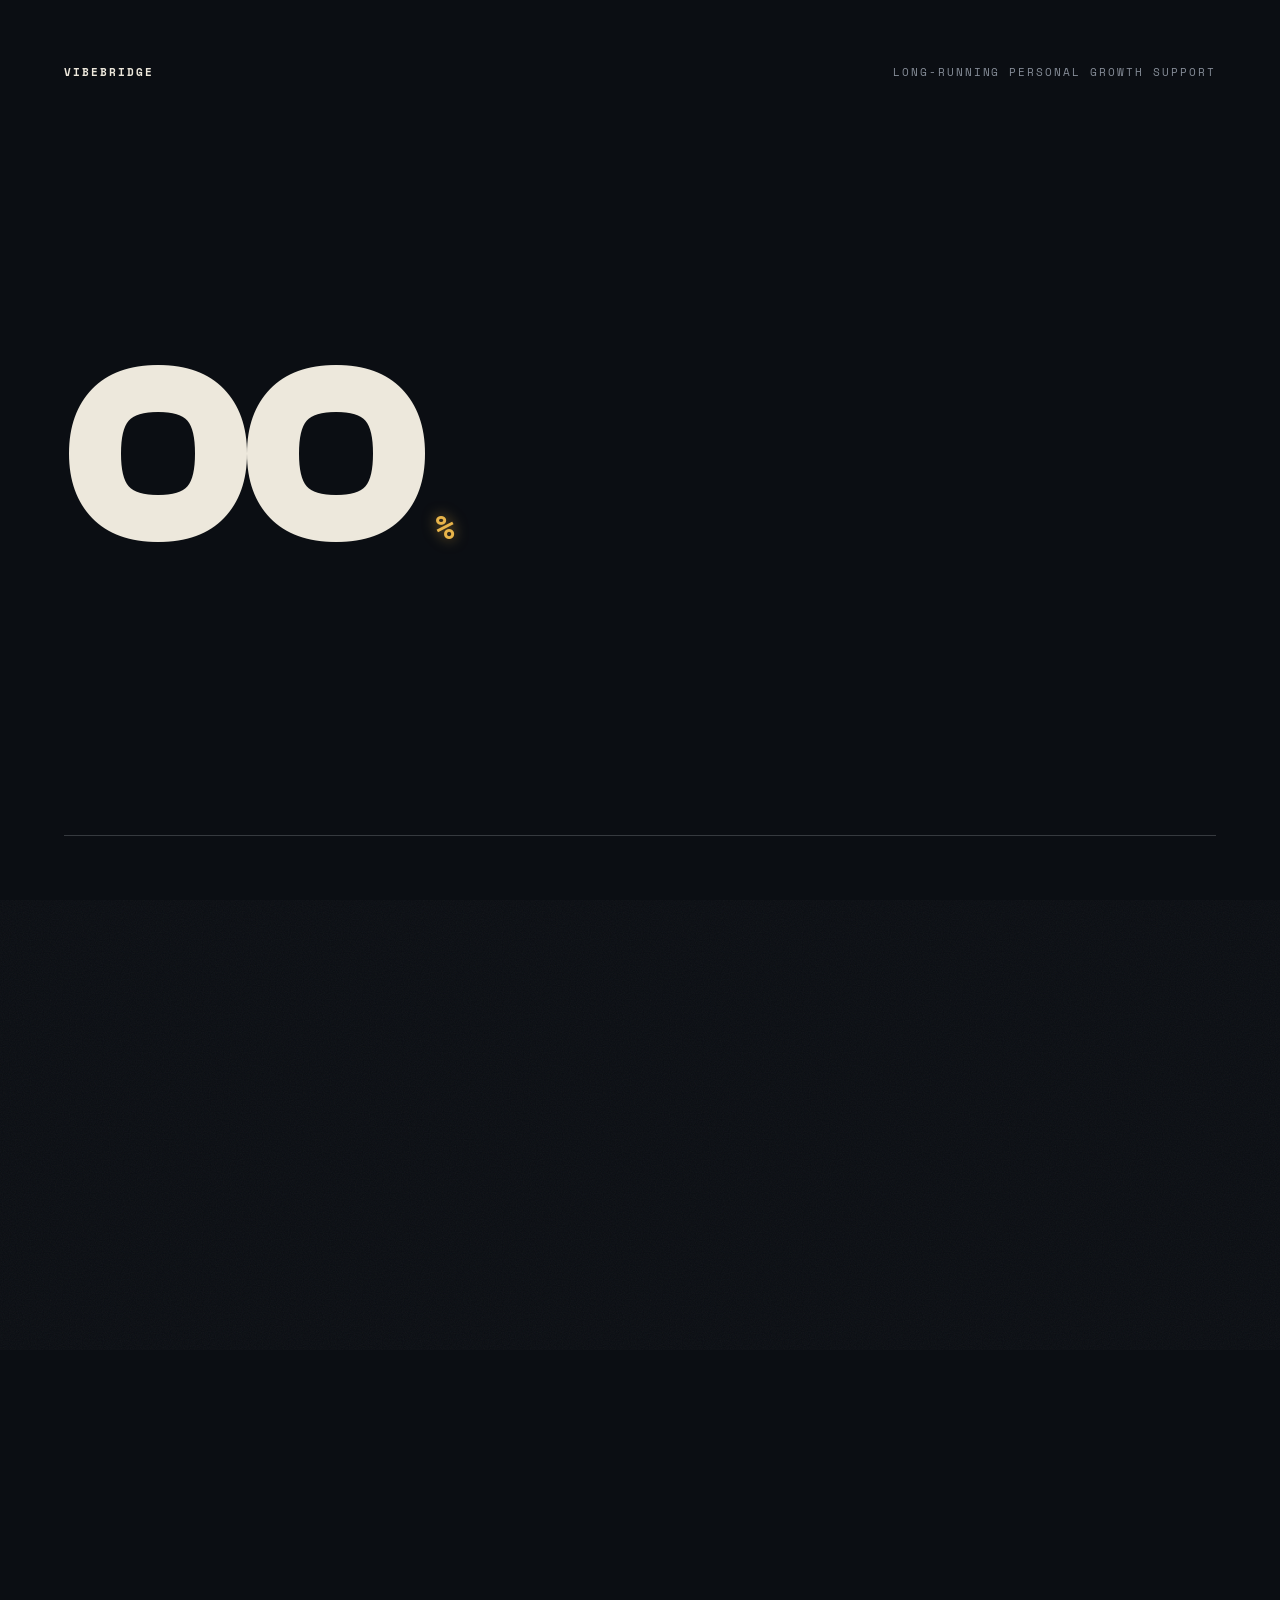
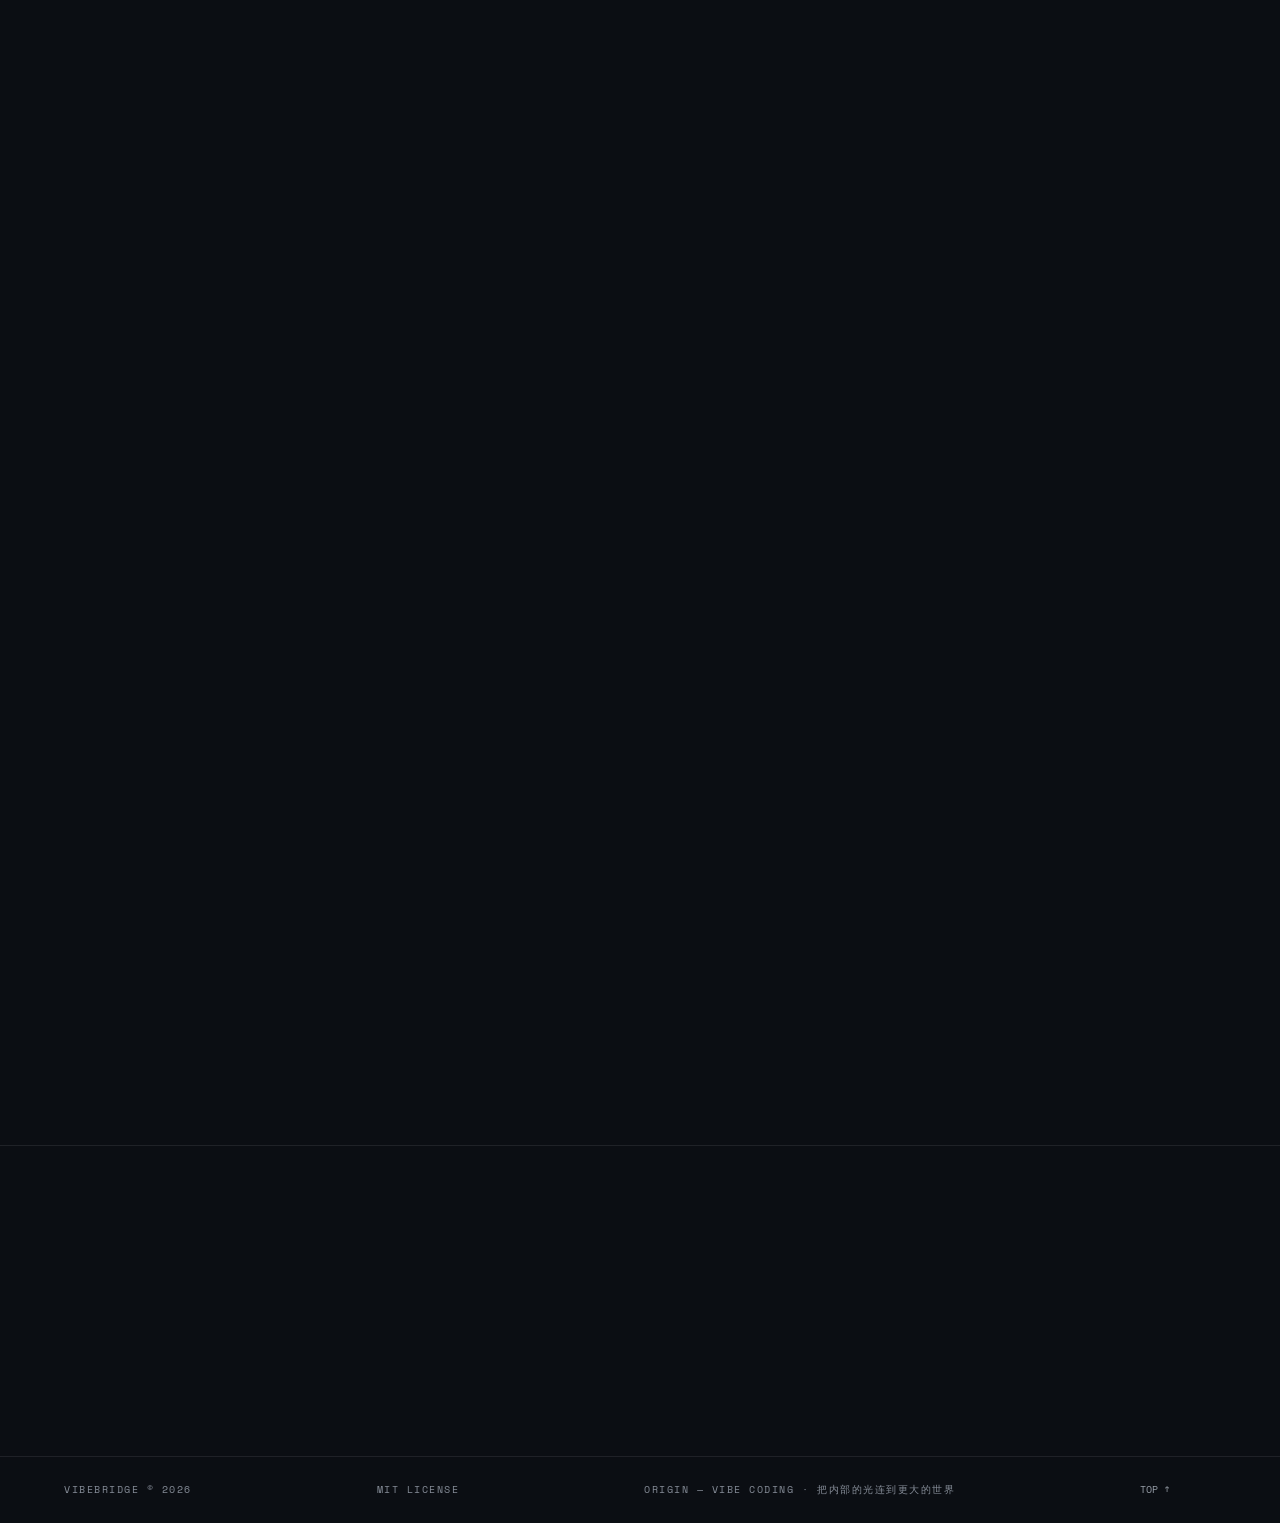
<file: docs/index.html>
<!DOCTYPE html>
<html lang="zh-CN">
<head>
<meta charset="utf-8">
<meta name="viewport" content="width=device-width, initial-scale=1, viewport-fit=cover">
<title>VibeBridge — 不是治疗，是一座桥</title>
<meta name="description" content="VibeBridge 是一个长期运行的个人成长支持系统。它在你正常使用 AI 的过程中安静地积累行为数据，逐渐理解你适合什么样的交互方式，并在恰当的时候提供完全可以拒绝的下一步。全部数据在本地，零第三方依赖。">
<meta name="theme-color" content="#0b0e13">
<meta property="og:title" content="VibeBridge — 不是治疗，是一座桥">
<meta property="og:description" content="长期运行的个人成长支持系统。observations.jsonl 只追加、不可变，是唯一真相源。拒绝零成本。数据不上传。">
<meta property="og:type" content="website">
<meta property="og:url" content="https://aiflyf.github.io/vibebridge/">
<meta property="og:image" content="https://aiflyf.github.io/vibebridge/assets/og.jpg">
<meta property="og:image:type" content="image/jpeg">
<meta property="og:image:width" content="1600">
<meta property="og:image:height" content="838">
<meta property="og:image:alt" content="VibeBridge — 深空底色上，一座由发光星尘构成的悬索桥">
<meta property="og:locale" content="zh_CN">
<meta name="twitter:card" content="summary_large_image">
<meta name="twitter:title" content="VibeBridge — 不是治疗，是一座桥">
<meta name="twitter:description" content="长期运行的个人成长支持系统。全部数据在本地，拒绝零成本。">
<meta name="twitter:image" content="https://aiflyf.github.io/vibebridge/assets/og.jpg">
<link rel="canonical" href="https://aiflyf.github.io/vibebridge/">
<meta name="color-scheme" content="dark">
<link rel="icon" href="data:image/svg+xml,<svg xmlns='http://www.w3.org/2000/svg' viewBox='0 0 32 32'><path d='M3 22h26M7 22V11m18 11V11M7 11c6 0 9 7 18 0' stroke='%23E8B44A' stroke-width='2.4' fill='none' stroke-linecap='round'/></svg>">
<link rel="preload" href="assets/fonts/cd700.woff2" as="font" type="font/woff2" crossorigin>
<link rel="preload" href="assets/fonts/sm4.woff2" as="font" type="font/woff2" crossorigin>
<link rel="modulepreload" href="assets/vendor/three.module.min.js">
<link rel="stylesheet" href="assets/css/fonts.css">
<link rel="stylesheet" href="assets/css/style.css">
<script type="application/ld+json">
{
  "@context": "https://schema.org",
  "@type": "SoftwareApplication",
  "name": "VibeBridge",
  "description": "长期运行的个人成长支持系统，以 Vibe Coding 和创造活动为低压力入口。全部数据在本地，零第三方依赖。不构成医学诊断、临床评估或任何形式的疗效判断。",
  "url": "https://github.com/AiFLYF/vibebridge",
  "license": "https://opensource.org/licenses/MIT",
  "applicationCategory": "LifestyleApplication",
  "operatingSystem": "Any (Python 3.9+)",
  "softwareVersion": "1.0.0",
  "isAccessibleForFree": true,
  "featureList": [
    "本地数据，零上传，HTML 报告零网络请求",
    "零第三方依赖（Python 3.9+ 标准库）",
    "拒绝零成本：不问卷、不打断、不追问、不惩罚",
    "observations.jsonl 只追加、不可变，唯一真相源",
    "置信度模型：饱和 × 一致性 × 跨会话 × 时间衰减",
    "130 项端到端验收测试"
  ]
}
</script>
<script>
/* 必须在样式生效前跑：确认能执行 JS 才启用隐藏态。
   file:// 下 ES module + importmap 会被 CORS 拦，整页会白 —— 这里做静态降级。 */
(function () {
  var r = document.documentElement;
  if (location.protocol === 'file:') r.className += ' is-file';
  else r.className += ' js';
})();
</script>
</head>
<body>

<!-- ══ reading progress（细线，跟随 --acc 换色） ══ -->
<div class="scroll-progress" aria-hidden="true"><i id="progressBar"></i></div>

<!-- ══ preloader ══ -->
<div id="preloader" aria-hidden="true">
  <div class="pre-top">
    <span class="pre-brand">VIBEBRIDGE</span>
    <span class="pre-tag">LONG-RUNNING PERSONAL GROWTH SUPPORT</span>
  </div>
  <div class="pre-count"><span id="preCount">00</span><i>%</i></div>
  <div class="pre-bar"><i id="preBar"></i></div>
</div>

<!-- ══ webgl stage ══ -->
<canvas id="gl" aria-hidden="true"></canvas>
<div class="vignette" aria-hidden="true"></div>
<div class="grain" aria-hidden="true"></div>

<!-- ══ nav ══ -->
<header class="site-nav">
  <a class="brand" href="#s0" data-target="0">
    <svg viewBox="0 0 32 32" width="22" height="22" aria-hidden="true">
      <path d="M3 22h26M7 22V11m18 11V11M7 11c6 0 9 7 18 0" fill="none" stroke="currentColor" stroke-width="2.2" stroke-linecap="round"/>
    </svg>
    <span>VIBEBRIDGE</span>
  </a>
  <nav class="nav-links" aria-label="章节导航">
    <a data-target="1">理念</a>
    <a data-target="2">数据</a>
    <a data-target="3">维度</a>
    <a data-target="5">安装</a>
    <a data-target="6">开始</a>
  </nav>
  <div class="nav-meta">
    <span class="live" aria-hidden="true"></span>
    <span id="clock">--:--:--</span>
  </div>
</header>

<!-- ══ side index ══ -->
<aside class="side-index" aria-label="章节索引">
  <button data-target="0" aria-label="00 桥"><span>00</span><i>桥</i></button>
  <button data-target="1" aria-label="01 理念"><span>01</span><i>理念</i></button>
  <button data-target="2" aria-label="02 数据"><span>02</span><i>数据</i></button>
  <button data-target="3" aria-label="03 维度"><span>03</span><i>维度</i></button>
  <button data-target="4" aria-label="04 置信"><span>04</span><i>置信</i></button>
  <button data-target="5" aria-label="05 安装"><span>05</span><i>安装</i></button>
  <button data-target="6" aria-label="06 开始"><span>06</span><i>开始</i></button>
</aside>

<!-- ══ cursor ══ -->
<div class="cursor" aria-hidden="true"><span class="c-dot"></span><span class="c-ring"></span></div>

<main>

<!-- ════════ 00 HERO ════════ -->
<section class="sec sec-hero" id="s0" data-sec>
  <div class="wrap">
    <div class="hero-inner">
      <p class="eyebrow" data-reveal style="--d:0ms">
        <span class="dot"></span>
        LONG-RUNNING PERSONAL GROWTH SUPPORT
        <span class="eyebrow-tail"><span class="sep">/</span>LOCAL ONLY</span>
      </p>

      <h1 class="hero-title">
        <span class="line line-a" data-skew><span data-reveal style="--d:60ms">VIBEBRIDGE</span></span>
      </h1>

      <div class="hero-lower">
        <p class="line line-b" data-skew><span data-reveal style="--d:140ms" class="stroke">一座桥</span></p>
        <p class="hero-lead" data-reveal style="--d:240ms">
          创造不是治疗，而是一座桥：把一个人内部的<br>兴趣、想法和能力，一点点连接到更大的世界。
        </p>
      </div>
    </div>

    <div class="hero-foot">
      <div class="hero-facts" data-reveal style="--d:340ms">
        <div class="fact">
          <b>130 E2E ASSERTIONS</b>
          <span>tests/run_all.py</span>
        </div>
        <div class="fact">
          <b>ZERO THIRD-PARTY DEPS</b>
          <span>Python 3.9+ · stdlib only</span>
        </div>
        <!-- 这条是给背景那层粒子正名的：不写出来，没人知道它是实时算的。
             数字由 app.js 按实际粒子数改写（低端设备 / 窄屏是 30000）。 -->
        <div class="fact">
          <b id="heroPoints">72,000 PARTICLES</b>
          <span>three.js · WebGL · realtime</span>
        </div>
      </div>
      <div class="hero-scroll" data-reveal style="--d:400ms">
        <span>SCROLL</span>
        <svg viewBox="0 0 12 34" width="12" height="34" aria-hidden="true">
          <path d="M6 0v26M1 21l5 6 5-6" fill="none" stroke="currentColor" stroke-width="1.2"/>
        </svg>
      </div>
    </div>
  </div>
</section>

<!-- ════════ 01 MANIFESTO ════════ -->
<section class="sec sec-manifesto" id="s1" data-sec>
  <div class="wrap">
    <p class="sec-label" data-reveal><span>01</span><i></i>MANIFESTO <em>它不做什么</em></p>

    <h2 class="big" data-skew>
      <span class="line"><span data-reveal style="--d:0ms" class="stroke">不问卷 · 不打断 · 不追问</span></span>
      <span class="line"><span data-reveal style="--d:80ms">拒绝，<em class="serif">零成本</em>。</span></span>
    </h2>

    <p class="lede" data-reveal style="--d:160ms">
      初始化时<strong>一个问题都不问</strong> —— 画像只能从自然交互中长出来。
      任何建议只能出现在任务自然完成之后。你说「不」，就结束了：不追问，不换个说法再问一次，不降低任何评分。
      连续两次拒绝会自动进入 7 天静默期 —— 这是设计，不是故障。
    </p>

    <ul class="rows" data-reveal style="--d:220ms">
      <li>
        <span class="r-i">01</span>
        <span class="r-t">不问卷化<em>NO QUESTIONNAIRES</em></span>
        <span class="r-d">初始化时一个问题都不问，画像只能从自然交互中长出来</span>
        <span class="r-a" aria-hidden="true"><svg viewBox="0 0 16 16" width="14" height="14" aria-hidden="true"><path d="M4 12L12 4M6 4h6v6" fill="none" stroke="currentColor" stroke-width="1.4"/></svg></span>
      </li>
      <li>
        <span class="r-i">02</span>
        <span class="r-t">不打断<em>NEVER INTERRUPT</em></span>
        <span class="r-d">任何建议只能出现在任务自然完成之后</span>
        <span class="r-a" aria-hidden="true"><svg viewBox="0 0 16 16" width="14" height="14" aria-hidden="true"><path d="M4 12L12 4M6 4h6v6" fill="none" stroke="currentColor" stroke-width="1.4"/></svg></span>
      </li>
      <li>
        <span class="r-i">03</span>
        <span class="r-t">不追问<em>NO RE-ASKING</em></span>
        <span class="r-d">你说「不」，就结束了。连续两次拒绝自动进入 7 天静默期</span>
        <span class="r-a" aria-hidden="true"><svg viewBox="0 0 16 16" width="14" height="14" aria-hidden="true"><path d="M4 12L12 4M6 4h6v6" fill="none" stroke="currentColor" stroke-width="1.4"/></svg></span>
      </li>
      <li>
        <span class="r-i">04</span>
        <span class="r-t">不惩罚<em>REFUSAL IS FREE</em></span>
        <span class="r-d">拒绝和失败都不降低任何数值</span>
        <span class="r-a" aria-hidden="true"><svg viewBox="0 0 16 16" width="14" height="14" aria-hidden="true"><path d="M4 12L12 4M6 4h6v6" fill="none" stroke="currentColor" stroke-width="1.4"/></svg></span>
      </li>
      <li>
        <span class="r-i">05</span>
        <span class="r-t">不替换你的目标<em>YOUR GOALS WIN</em></span>
        <span class="r-d">成长机会只能从你已有的目标里派生</span>
        <span class="r-a" aria-hidden="true"><svg viewBox="0 0 16 16" width="14" height="14" aria-hidden="true"><path d="M4 12L12 4M6 4h6v6" fill="none" stroke="currentColor" stroke-width="1.4"/></svg></span>
      </li>
      <li>
        <span class="r-i">06</span>
        <span class="r-t">不上传<em>ZERO TELEMETRY</em></span>
        <span class="r-d">全部数据在本地，HTML 报告零网络请求</span>
        <span class="r-a" aria-hidden="true"><svg viewBox="0 0 16 16" width="14" height="14" aria-hidden="true"><path d="M4 12L12 4M6 4h6v6" fill="none" stroke="currentColor" stroke-width="1.4"/></svg></span>
      </li>
    </ul>

    <div class="marquee" data-reveal style="--d:280ms" aria-hidden="true">
      <div class="marquee-group" id="marqueeGroup">
        <span>NOT A MEDICAL TOOL</span><i>◆</i>
        <span>不诊断</span><i>◆</i>
        <span>不评估</span><i>◆</i>
        <span>不判断治愈程度</span><i>◆</i>
        <span>REFUSAL IS FREE</span><i>◆</i>
        <span>LOCAL ONLY</span><i>◆</i>
        <span>ZERO TELEMETRY</span><i>◆</i>
        <span>差异不是缺陷</span><i>◆</i>
      </div>
    </div>
  </div>
</section>

<!-- ════════ 02 DATA LAYER ════════ -->
<section class="sec sec-data" id="s2" data-sec>
  <div class="wrap">
    <p class="sec-label" data-reveal><span>02</span><i></i>DATA LAYER <em>只追加的真相源</em></p>

    <h2 class="big" data-skew>
      <span class="line"><span data-reveal style="--d:0ms" class="stroke">THE ONLY SOURCE OF TRUTH</span></span>
      <span class="line"><span data-reveal style="--d:80ms">只追加，不可变。</span></span>
    </h2>

    <p class="lede" data-reveal style="--d:160ms">
      <code>observations.jsonl</code> 是唯一真相源。
      候选记忆、验证记忆、画像、指标<strong>全部是派生物</strong> —— 任何时候都可以从它完整重算。
    </p>

    <!-- 数据流是一条横链，天生要全宽才读得顺 —— 塞进半宽会被折成两行。
         所以第 02 章排成「宽 → 两栏 → 宽」，而不是和其他章一样的两个两栏。 -->
    <div class="panel" data-reveal style="--d:200ms">
      <p class="panel-h">数据流 · DATA FLOW</p>
      <div class="flow">
        <span>自然对话</span><i>→</i><span>观察</span><i>→</i><span>候选记忆</span><i>→</i><span>跨会话验证</span><i>→</i><span class="hl">长期画像</span><i>→</i><span class="hl">自适应成长引擎</span><i>→</i><span>可选实验</span><i>→</i><span>结果</span><i>→</i><span>Analytics</span><i>→</i><span class="hl">HTML 报告</span>
      </div>
    </div>

    <div class="grid-2">
      <div class="panel" data-reveal style="--d:260ms">
        <p class="panel-h">架构 · ARCHITECTURE</p>
        <div class="stack">
          <div class="stack-row">
            <b>LLM 决策层</b>
            <span>判断何时观察、如何措辞、什么是自然机会</span>
          </div>
          <div class="stack-link"><i></i><span>CLI — 唯一接口，LLM 不直接编辑任何 JSON</span></div>
          <div class="stack-row">
            <b>确定性数据层</b>
            <span>存储 / 置信度演算 / 指标计算 / 安全闸门 / 报告生成</span>
          </div>
        </div>
      </div>

      <div class="code" data-reveal style="--d:320ms">
        <p class="code-h"><span>bash</span><span>唯一写入路径</span></p>
<pre><code><span class="cm"># 你永远不直接编辑 JSON。所有写入走 CLI，</span>
<span class="cm"># 它会做 schema 校验、原子写入、备份和日志。</span>
<span class="pr">$</span> python scripts/vb.py observe --session auto --json <span class="st">'[
  {"category":"interest","key":"audio_visual_creation",
   "statement":"用户主动提出想做音乐可视化效果",
   "domains":["expression"],"strength":0.7}
]'</span>

<span class="cm"># 只记录发生了什么，不记录它意味着什么。</span>
<span class="pr">$</span> python scripts/vb.py session close <span class="st">--summary "做完了音乐可视化的频谱部分。"</span></code></pre>
      </div>
    </div>

    <div class="panel tree" data-reveal style="--d:380ms">
      <p class="panel-h">代码与数据分离 · SPLIT</p>
      <div class="split-path">
        <div><b>~/.claude/skills/vibebridge/</b><span>Skill 代码（可随时覆盖升级）</span></div>
        <div><b>~/.vibebridge/</b><span>你的数据（升级永远不会碰）</span></div>
      </div>
<pre class="tree-pre"><code>~/.vibebridge/
├── version.json  config.json  profile.json
├── memory/
│   ├── <em>observations.jsonl</em>    <span class="cm">不可变真相源</span>
│   ├── candidates.json       <span class="cm">全部信念 + 证据累积</span>
│   ├── verified.json         <span class="cm">已验证信念</span>
│   └── conflicts.json        <span class="cm">信念修订记录</span>
├── sessions/YYYY/MM/
├── projects/  experiments/  milestones/  growth/  analytics/
├── reports/latest.html + history/
└── backups/  exports/  logs/</code></pre>
    </div>
  </div>
</section>

<!-- ════════ 03 SIX LADDERS ════════ -->
<section class="sec sec-ladders" id="s3" data-sec>
  <div class="wrap">
    <p class="sec-label" data-reveal><span>03</span><i></i>SIX LADDERS <em>六个维度</em></p>

    <h2 class="big" data-skew>
      <span class="line"><span data-reveal style="--d:0ms" class="stroke">不必被拉平</span></span>
      <span class="line"><span data-reveal style="--d:80ms">协作 <em class="serif">L7</em> · 语音沟通 <em class="serif">L2</em></span></span>
    </h2>

    <p class="lede lede-narrow" data-reveal style="--d:160ms">
      六个维度各自独立，各有 0–10 阶梯。这个组合是<strong>完全合法的状态</strong>，
      不需要被拉平，也不代表哪里出了问题。等级可升可降 ——
      降级记为「主动降低难度以回到舒适区」，不是扣分。
    </p>

    <div class="ladders" data-reveal style="--d:220ms">
      <p class="lad-note">示意 · 来自仓库中的虚构示例数据 <span>SIMULATED PROFILE</span></p>
      <ul class="lad-list">
        <li>
          <span class="lad-i">01</span>
          <span class="lad-n">自我表达<em>EXPRESSION</em></span>
          <span class="lad-b"><i style="--w:50%"></i></span>
          <span class="lad-v">L5</span>
        </li>
        <li>
          <span class="lad-i">02</span>
          <span class="lad-n">沟通<em>COMMUNICATION</em></span>
          <span class="lad-b"><i style="--w:30%"></i></span>
          <span class="lad-v">L3</span>
        </li>
        <li>
          <span class="lad-i">03</span>
          <span class="lad-n">社会互动<em>SOCIAL INTERACTION</em></span>
          <span class="lad-b"><i style="--w:20%"></i></span>
          <span class="lad-v">L2</span>
        </li>
        <li class="is-peak">
          <span class="lad-i">04</span>
          <span class="lad-n">协作<em>COLLABORATION</em></span>
          <span class="lad-b"><i style="--w:70%"></i></span>
          <span class="lad-v">L7</span>
        </li>
        <li>
          <span class="lad-i">05</span>
          <span class="lad-n">独立性<em>INDEPENDENCE</em></span>
          <span class="lad-b"><i style="--w:40%"></i></span>
          <span class="lad-v">L4</span>
        </li>
        <li>
          <span class="lad-i">06</span>
          <span class="lad-n">自我倡导<em>SELF-ADVOCACY</em></span>
          <span class="lad-b"><i style="--w:20%"></i></span>
          <span class="lad-v">L2</span>
        </li>
      </ul>
    </div>
  </div>
</section>

<!-- ════════ 04 CONFIDENCE ════════ -->
<section class="sec sec-conf" id="s4" data-sec>
  <div class="wrap">
    <p class="sec-label" data-reveal><span>04</span><i></i>CONFIDENCE <em>置信度</em></p>

    <h2 class="big" data-skew>
      <span class="line"><span data-reveal style="--d:0ms" class="stroke">ONE TALKATIVE SESSION</span></span>
      <span class="line"><span data-reveal style="--d:80ms">造不出一条长期结论。</span></span>
    </h2>

    <div class="grid-2 conf-grid">
      <div class="panel formula" data-reveal style="--d:160ms">
        <p class="panel-h">置信度模型 · MODEL</p>
<pre><code>confidence =
    saturation(证据权重)
  × consistency(支持 / 反对)
  × cross_session(跨会话分布)
  × recency(时间衰减)</code></pre>
        <p class="formula-note">
          同一会话内重复的证据只算 <b>25%</b> 权重 ——
          一次话多的对话在数学上不可能制造出一条长期结论。
        </p>
      </div>

      <div class="panel gates" data-reveal style="--d:220ms">
        <p class="panel-h">晋升为「已验证」· PROMOTION GATES</p>
        <ul class="gate-list">
          <li>
            <span class="g-v">≥ 0.75</span>
            <span class="g-t">confidence<em>综合置信度阈值</em></span>
          </li>
          <li>
            <span class="g-v">≥ 3</span>
            <span class="g-t">evidence<em>独立证据条数</em></span>
          </li>
          <li>
            <span class="g-v">≥ 2</span>
            <span class="g-t">sessions<em>来自不同会话</em></span>
          </li>
        </ul>
        <p class="gate-foot">
          <strong>出现相反证据时不覆盖旧信念</strong>，而是写一条修订记录，
          两个方向的证据同时保留在 <code>conflicts.json</code>。
        </p>
      </div>
    </div>
  </div>
</section>

<!-- ════════ 05 INSTALL ════════ -->
<section class="sec sec-install" id="s5" data-sec>
  <div class="wrap">
    <p class="sec-label" data-reveal><span>05</span><i></i>INSTALL <em>安装</em></p>

    <h2 class="big" data-skew>
      <span class="line"><span data-reveal style="--d:0ms">一条命令。</span></span>
      <span class="line"><span data-reveal style="--d:80ms" class="stroke">然后照常做东西。</span></span>
    </h2>

    <div class="grid-2">
      <div class="code" data-reveal style="--d:160ms">
        <p class="code-h"><span>install</span><span>Python 3.9+ · 零第三方依赖</span></p>
<pre><code><span class="pr">$</span> npx skills add AiFLYF/vibebridge

<span class="cm"># 或者手动安装：</span>
<span class="pr">$</span> git clone https://github.com/AiFLYF/vibebridge.git
<span class="pr">$</span> cp -r vibebridge/skills/vibebridge ~/.claude/skills/vibebridge

<span class="cm"># 然后，在对话中：</span>
<span class="pr">/</span>vb-init

<span class="cm"># 初始化只创建目录和配置文件，不会问你任何问题。</span>

<span class="cm"># 验证安装：</span>
<span class="pr">$</span> python ~/.claude/skills/vibebridge/scripts/vb.py doctor</code></pre>
      </div>

      <div class="panel" data-reveal style="--d:220ms">
        <p class="panel-h">日常命令 · SLASH COMMANDS</p>
        <ul class="cmd-list">
          <li><code>/vb-report</code><span>生成交互式 HTML 报告</span></li>
          <li><code>/vb-dashboard</code><span>生成并打开</span></li>
          <li><code>/vb-profile</code><span>当前自动形成的画像</span></li>
          <li><code>/vb-memory</code><span>长期记忆及其证据</span></li>
          <li><code>/vb-grow</code><span>当前最自然的下一步（可能是「现在什么都不适合」）</span></li>
          <li><code>/vb-reflect</code><span>低压力复盘，不需要回答任何东西</span></li>
          <li><code>/vb-reset</code><span>降低当前难度</span></li>
        </ul>
        <p class="gate-foot">
          也可以完全不用命令 —— 正常聊天时本 Skill 会自动生效。
        </p>
      </div>
    </div>

    <!-- ══ 真实报告预览 ══ -->
    <!-- 这一块是全页的"展品"：不是设计稿，是仓库示例数据真实跑出来的报告，
         直接嵌在页面里给读者点。iframe 保持报告的纸白原样 —— 暗色页面里
         一份发光的纸，对比本身就是产品的样子。滚轮进 iframe 后归 iframe 管，
         父页的惯性滚动不会劫持它（wheel 事件不跨 document 冒泡）。 -->
    <div class="report-live" data-reveal style="--d:260ms">
      <p class="panel-h">报告 · LIVE PREVIEW · 由仓库示例数据真实生成</p>
      <p class="report-live-lead">
        用一段时间之后，<code>/vb-report</code> 生成的就是这个东西。下面嵌进来的是仓库示例数据
        （一个虚构用户，大约八周）真实跑出来的报告 —— 可以点、可以切页、可以下钻到原始观察记录。
      </p>
      <div class="report-frame">
        <div class="rf-bar">
          <span class="rf-dots" aria-hidden="true"><i></i><i></i><i></i></span>
          <span class="rf-url">~/.vibebridge/reports/latest.html · 30D · 34 条记录</span>
          <a class="rf-open" href="report-demo.html" target="_blank" rel="noopener">全屏打开</a>
        </div>
        <iframe src="report-demo.html" title="VibeBridge 报告预览：仓库示例数据真实生成，可交互" loading="lazy"></iframe>
      </div>
      <p class="report-live-foot">
        11 个页面：总览 · 趋势 · 行为 · 成长时间线 · 项目 · 实验 · 互动地图 · 记忆浏览器 · 证据浏览器 · 洞察 · 支持策略。
        时间窗口 <code>7D / 30D / 90D / 6M / ALL</code>，所有数字可以点击展开到原始观察记录。
        单文件、零网络请求，可以直接拷走或存档。
      </p>
    </div>

    <div class="grid-2">
      <div class="panel" data-reveal style="--d:320ms">
        <p class="panel-h">洞察 · 严格区分三类</p>
        <p class="insight-lead">
          推断永远不会被写成事实。每一条洞察都带着证据和置信度，可以直接点回原始记录：
        </p>
        <div class="insight">
          <p><b>观察到的事实</b>过去 30 天主动分享作品的记录比上一周期多。</p>
          <p><b>可能的解读</b>这可能意味着低压力的公开表达正在变得容易，也可能只是最近项目性质不同。</p>
          <p><b>可选的下一步</b>保持现在的节奏就好，不需要升级到实时群聊。</p>
        </div>
      </div>

      <div class="panel" data-reveal style="--d:380ms">
        <p class="panel-h">测试 · VERIFIED, NOT VIBES</p>
<pre class="tree-pre"><code><span class="pr">$</span> python tests/run_all.py     <span class="cm"># 130 项端到端验收</span>
<span class="pr">$</span> python tests/simulate.py    <span class="cm"># 生成 A~E 五个模拟用户</span>
<span class="pr">$</span> python tests/validate_html.py report.html</code></pre>
        <p class="gate-foot">
          覆盖初始化幂等、跨会话晋升、同会话防自我强化、冲突修订、时间衰减、多维升降级、
          拒绝零惩罚、连续拒绝静默期、数据损坏隔离恢复、备份还原、schema 迁移与回滚。
        </p>
        <p class="gate-foot">
          五个模拟用户中，<strong>用户 D 持续拒绝所有实验</strong> ——
          测试断言他的所有等级保持为 0、没有任何失败记录、且系统进入静默期，
          同时仍然形成了有意义的画像。
        </p>
      </div>
    </div>
  </div>
</section>

<!-- ════════ 06 CLOSER ════════ -->
<!-- 这一屏是整页的「展品」：上半屏留给粒子词标，下半屏是正文。
     .gl-stage 是空舞台 —— 它的作用只有一个：把 .gl-hud 压在词标的
     正下方，把「词标 → 正文」之间那段留白变成一条有意为之的读数条。
     没有这条 HUD 时，那段留白在截图里就是一块什么都没发生的死区。 -->
<section class="sec sec-closer" id="s6" data-sec>
  <div class="wrap closer-wrap">

    <div class="gl-stage">
      <div class="gl-hud" data-reveal style="--d:0ms">
        <span class="gl-hud-tag"><i class="gl-live"></i>WEBGL · THREE.JS</span>
        <span class="gl-hud-kv"><b>FORM</b><em id="hudForm">06 / WORDMARK</em></span>
        <span class="gl-hud-kv kv-opt"><b>POINTS</b><em id="hudPoints">—</em></span>
        <span class="gl-hud-kv kv-opt"><b>MORPH</b><em id="hudMorph">—</em></span>
        <span class="gl-hud-kv kv-opt"><b>FPS</b><em id="hudFps">—</em></span>
        <button class="gl-hud-btn" id="hudBurst" type="button">
          <svg viewBox="0 0 16 16" width="12" height="12" aria-hidden="true">
            <path d="M13.5 8a5.5 5.5 0 1 1-1.9-4.15M13.6 1.2v3.2h-3.2" fill="none" stroke="currentColor" stroke-width="1.3" stroke-linecap="round" stroke-linejoin="round"/>
          </svg>
          重组粒子
        </button>
      </div>
    </div>

    <div class="closer-body">
      <p class="sec-label" data-reveal><span>06</span><i></i>START <em>开始</em></p>

      <h2 class="closer-line" data-reveal style="--d:60ms">创造不是治疗，而是一座桥。</h2>

      <p class="closer-sub" data-reveal style="--d:140ms">
        克隆下来，装进 <code>~/.claude/skills/</code>，照常做你的东西。
      </p>

      <ul class="closer-facts" data-reveal style="--d:200ms">
        <li>
          <b>PRIVACY · 隐私</b>
          <span>数据默认全部本地，HTML 报告零网络请求。仓库里的示例数据全部是虚构人物。</span>
        </li>
        <li>
          <b>CONTROL · 掌控</b>
          <span><code>vb export</code> 随时完整导出；<code>vb reset all --confirm</code> 彻底删除，不留副本。</span>
        </li>
        <li>
          <b>SAFETY · 安全闸门</b>
          <span>「治愈率」「正常人」这类判断性词汇在生成时直接拦截；危机词命中即停止全部实验，只保留专业求助渠道。</span>
        </li>
      </ul>

      <div class="cta" data-reveal style="--d:280ms">
        <a class="btn btn-solid" href="https://github.com/AiFLYF/vibebridge" target="_blank" rel="noopener">
          <svg viewBox="0 0 16 16" width="15" height="15" aria-hidden="true"><path d="M8 0C3.58 0 0 3.58 0 8c0 3.54 2.29 6.53 5.47 7.59.4.07.55-.17.55-.38 0-.19-.01-.82-.01-1.49-2.01.37-2.53-.49-2.69-.94-.09-.23-.48-.94-.82-1.13-.28-.15-.68-.52-.01-.53.63-.01 1.08.58 1.23.82.72 1.21 1.87.87 2.33.66.07-.52.28-.87.51-1.07-1.78-.2-3.64-.89-3.64-3.95 0-.87.31-1.59.82-2.15-.08-.2-.36-1.02.08-2.12 0 0 .67-.21 2.2.82a7.42 7.42 0 0 1 2-.27c.68 0 1.36.09 2 .27 1.53-1.04 2.2-.82 2.2-.82.44 1.1.16 1.92.08 2.12.51.56.82 1.27.82 2.15 0 3.07-1.87 3.75-3.65 3.95.29.25.54.73.54 1.48 0 1.07-.01 1.93-.01 2.2 0 .21.15.46.55.38A8.01 8.01 0 0 0 16 8c0-4.42-3.58-8-8-8z" fill="currentColor"/></svg>
          GitHub 仓库
        </a>
        <a class="btn btn-ghost" href="https://github.com/AiFLYF/vibebridge#readme" target="_blank" rel="noopener">
          完整文档
          <svg viewBox="0 0 16 16" width="14" height="14" aria-hidden="true"><path d="M4 12L12 4M6 4h6v6" fill="none" stroke="currentColor" stroke-width="1.5"/></svg>
        </a>
      </div>
    </div>
  </div>
</section>

</main>

<!-- ══ disclaimer ══ -->
<section class="sec sec-disclaimer">
  <div class="wrap">
    <div class="disc" data-reveal>
      <p class="disc-h">DISCLAIMER · 免责声明</p>
      <p>
        本项目基于交互过程中产生的行为数据，用于长期自我观察、个性化支持和成长复盘，
        <strong>不构成医学诊断、临床评估或任何形式的疗效判断</strong>。它不能替代专业支持。
        如果你或你关心的人正在经历心理危机，请联系专业人士
        （中国大陆心理援助热线 <b>12356</b>，紧急情况 <b>120</b>）。
      </p>
      <p class="disc-sub">
        它不诊断、不评估、不判断「治愈程度」，也不把「看起来像正常人」当成目标。
      </p>
    </div>
  </div>
</section>

<footer class="site-foot">
  <div class="wrap foot-inner">
    <span>VIBEBRIDGE © 2026</span>
    <span>MIT LICENSE</span>
    <span>ORIGIN — VIBE CODING · 把内部的光连到更大的世界</span>
    <button class="to-top" data-target="0">TOP ↑</button>
  </div>
</footer>

<div class="file-note" role="status">
  <b>ES module 需要 HTTP 服务。</b>
  本地跑 <code>python -m http.server 8080 --directory docs</code> 后访问 localhost:8080，
  或直接看 GitHub Pages 版本。
</div>

<script type="importmap">
{ "imports": { "three": "./assets/vendor/three.module.min.js" } }
</script>
<script type="module" src="assets/js/app.js"></script>
</body>
</html>
</file>
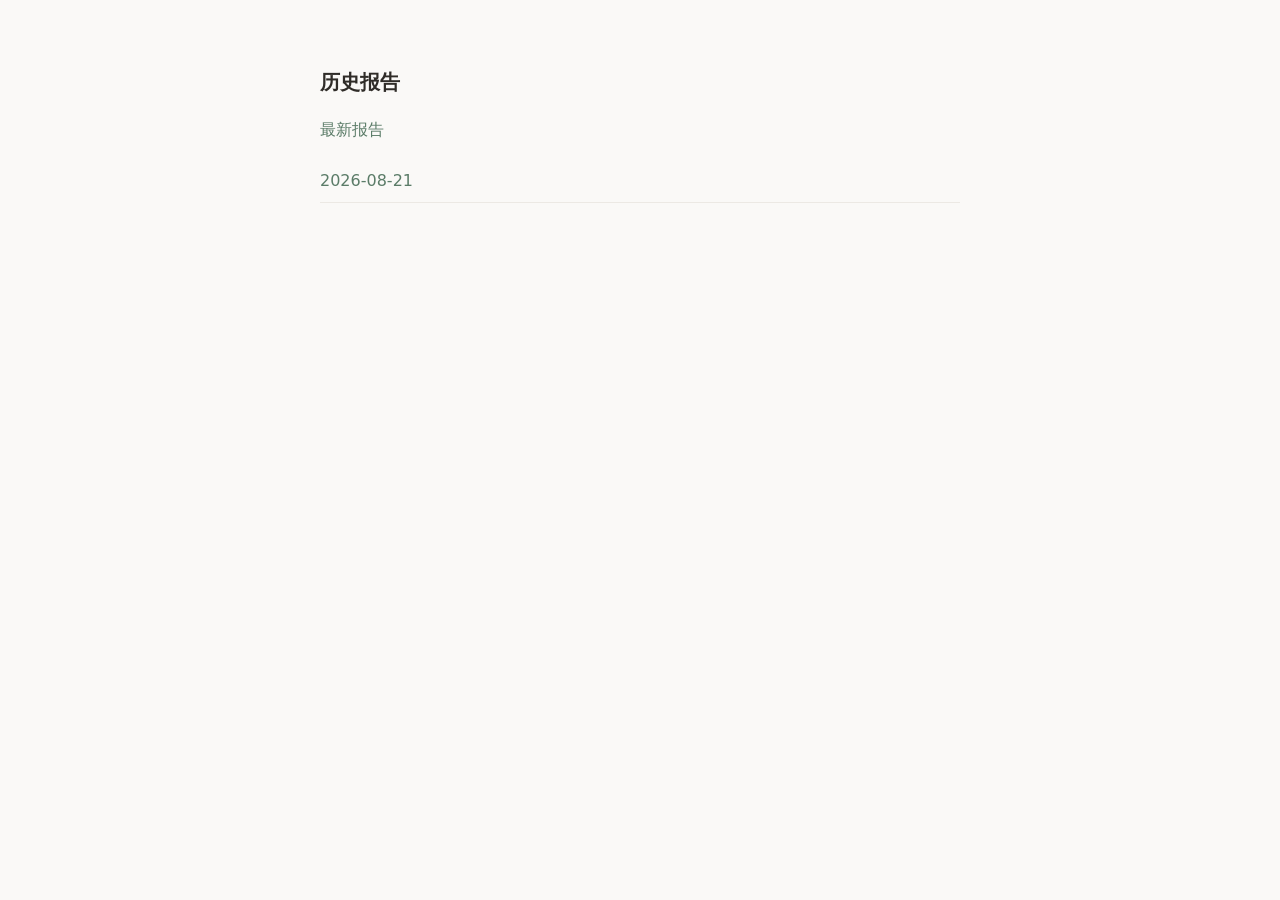
<file: examples/example_user/reports/index.html>
<!doctype html><html lang="zh-CN"><head><meta charset="utf-8"><title>VibeBridge 历史报告</title><style>body{font-family:system-ui,-apple-system,'Segoe UI',sans-serif;background:#faf9f7;color:#2f2c28;max-width:640px;margin:64px auto;padding:0 24px;line-height:1.8}h1{font-weight:600;font-size:20px}a{color:#5b7c68;text-decoration:none}a:hover{text-decoration:underline}li{list-style:none;padding:6px 0;border-bottom:1px solid #ece9e4}ul{padding:0}</style></head><body><h1>历史报告</h1><p><a href="latest.html">最新报告</a></p><ul>
    <li><a href="history/2026-08-21.html">2026-08-21</a></li>
</ul></body></html>
</file>
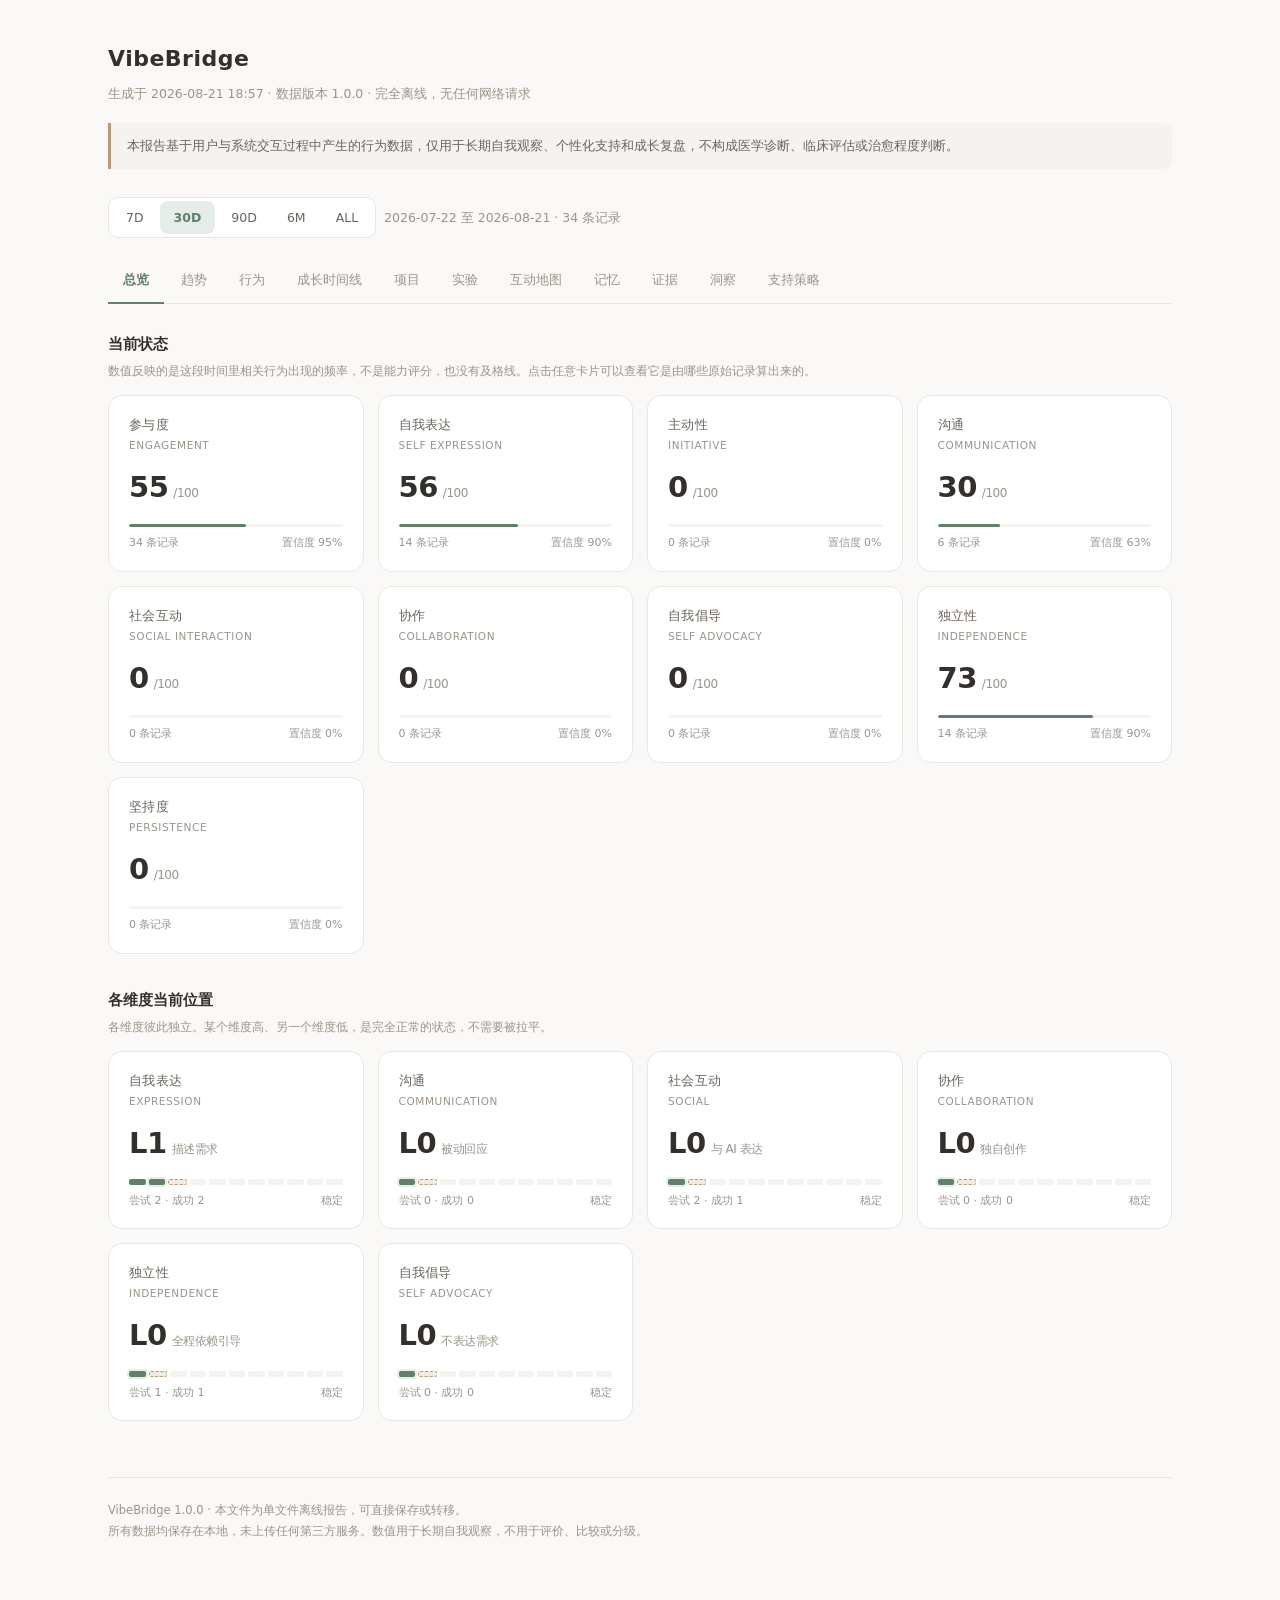
<file: docs/report-demo.html>
<!doctype html>
<html lang="zh-CN">
<head>
<meta charset="utf-8">
<meta name="viewport" content="width=device-width, initial-scale=1">
<title>VibeBridge</title>
<style>
:root{
  --bg:#faf9f7; --surface:#fff; --surface-2:#f5f3ef; --line:#eae7e1;
  --ink:#33302b; --ink-2:#6b655c; --ink-3:#9b948a;
  --sage:#5f8069; --sage-soft:#e6ede8;
  --blue:#7488a3; --blue-soft:#e8ecf1;
  --sand:#b89b76; --sand-soft:#f2ebe1;
  --radius:14px;
}
*{box-sizing:border-box}
html,body{margin:0;padding:0}
body{
  background:var(--bg); color:var(--ink);
  font-family:system-ui,-apple-system,"Segoe UI","PingFang SC","Microsoft YaHei",sans-serif;
  font-size:14px; line-height:1.7; -webkit-font-smoothing:antialiased;
}
.wrap{max-width:1120px;margin:0 auto;padding:40px 28px 96px}
header{margin-bottom:28px}
h1{font-size:22px;font-weight:600;margin:0 0 6px;letter-spacing:.5px}
.sub{color:var(--ink-3);font-size:12.5px}
.disclaimer{
  margin-top:18px;padding:12px 16px;background:var(--surface-2);
  border-left:3px solid var(--sand);border-radius:0 8px 8px 0;
  color:var(--ink-2);font-size:12.5px;line-height:1.75;
}
.bar{display:flex;gap:8px;align-items:center;flex-wrap:wrap;margin:24px 0 20px}
.seg{display:inline-flex;background:var(--surface);border:1px solid var(--line);
  border-radius:10px;padding:3px;gap:2px}
.seg button{
  border:0;background:transparent;color:var(--ink-2);font:inherit;font-size:12.5px;
  padding:6px 14px;border-radius:8px;cursor:pointer;transition:.15s;
}
.seg button:hover{color:var(--ink)}
.seg button.on{background:var(--sage-soft);color:var(--sage);font-weight:600}
nav{display:flex;gap:2px;flex-wrap:wrap;border-bottom:1px solid var(--line);margin-bottom:28px}
nav button{
  border:0;background:transparent;font:inherit;font-size:13px;color:var(--ink-3);
  padding:11px 15px;cursor:pointer;border-bottom:2px solid transparent;
  margin-bottom:-1px;transition:.15s;
}
nav button:hover{color:var(--ink-2)}
nav button.on{color:var(--sage);border-bottom-color:var(--sage);font-weight:600}
.panel{display:none;animation:fade .25s ease}
.panel.on{display:block}
@keyframes fade{from{opacity:0;transform:translateY(4px)}to{opacity:1;transform:none}}
.grid{display:grid;gap:14px}
.g3{grid-template-columns:repeat(auto-fill,minmax(232px,1fr))}
.g2{grid-template-columns:repeat(auto-fill,minmax(340px,1fr))}
.card{
  background:var(--surface);border:1px solid var(--line);border-radius:var(--radius);
  padding:18px 20px;transition:.18s;
}
.card.click{cursor:pointer}
.card.click:hover{border-color:#dcd6cc;transform:translateY(-1px);
  box-shadow:0 4px 16px rgba(51,48,43,.05)}
.card h3{margin:0 0 2px;font-size:12.5px;font-weight:500;color:var(--ink-2);
  letter-spacing:.3px}
.en{font-size:10.5px;color:var(--ink-3);letter-spacing:.6px;text-transform:uppercase}
.val{font-size:29px;font-weight:600;letter-spacing:-.5px;margin:8px 0 2px;
  font-variant-numeric:tabular-nums}
.val small{font-size:12px;font-weight:400;color:var(--ink-3);margin-left:5px}
.meter{height:3px;background:var(--surface-2);border-radius:2px;overflow:hidden;margin-top:12px}
.meter i{display:block;height:100%;background:var(--sage);border-radius:2px;
  transition:width .5s ease}
.meta{display:flex;justify-content:space-between;font-size:11px;color:var(--ink-3);
  margin-top:7px}
.delta{font-size:12px;font-weight:500}
.up{color:var(--sage)} .down{color:var(--blue)} .flat{color:var(--ink-3)}
section{margin-bottom:34px}
section>h2{font-size:14.5px;font-weight:600;margin:0 0 4px}
section>.hint{color:var(--ink-3);font-size:12px;margin:0 0 14px}
table{width:100%;border-collapse:collapse;font-size:13px}
th{text-align:left;font-weight:500;color:var(--ink-3);font-size:11.5px;
  padding:9px 12px;border-bottom:1px solid var(--line);letter-spacing:.4px}
td{padding:11px 12px;border-bottom:1px solid var(--surface-2);vertical-align:top}
tr.click{cursor:pointer}
tr.click:hover td{background:var(--surface-2)}
.tag{display:inline-block;padding:2px 9px;border-radius:20px;font-size:11px;
  font-weight:500;letter-spacing:.2px}
.t-verified{background:var(--sage-soft);color:var(--sage)}
.t-candidate{background:var(--blue-soft);color:var(--blue)}
.t-weakened{background:var(--sand-soft);color:var(--sand)}
.t-retired{background:var(--surface-2);color:var(--ink-3)}
.t-observed{background:var(--sage-soft);color:var(--sage)}
.t-inference{background:var(--blue-soft);color:var(--blue)}
.t-suggestion{background:var(--sand-soft);color:var(--sand)}
.conf{display:inline-flex;align-items:center;gap:7px;font-variant-numeric:tabular-nums}
.conf i{display:block;width:44px;height:3px;background:var(--surface-2);border-radius:2px;
  position:relative;overflow:hidden}
.conf i b{position:absolute;left:0;top:0;bottom:0;background:var(--sage);border-radius:2px}
.tl{position:relative;padding-left:22px}
.tl:before{content:"";position:absolute;left:5px;top:6px;bottom:6px;width:1px;
  background:var(--line)}
.tl-item{position:relative;padding:0 0 20px}
.tl-item:before{content:"";position:absolute;left:-21px;top:7px;width:9px;height:9px;
  border-radius:50%;background:var(--surface);border:2px solid var(--sage)}
.tl-item.ms:before{background:var(--sage)}
.tl-item.exp:before{border-color:var(--blue)}
.tl-item .when{font-size:11px;color:var(--ink-3);font-variant-numeric:tabular-nums}
.tl-item .what{font-size:13px;margin-top:1px}
.tl-item .why{font-size:12px;color:var(--ink-2);margin-top:2px}
.ladder{display:flex;gap:3px;margin-top:10px}
.ladder span{flex:1;height:6px;border-radius:2px;background:var(--surface-2)}
.ladder span.done{background:var(--sage)}
.ladder span.cur{background:var(--sage);box-shadow:0 0 0 2px var(--sage-soft)}
.ladder span.next{background:var(--sand-soft);border:1px dashed var(--sand)}
.legend{display:flex;gap:16px;flex-wrap:wrap;font-size:11.5px;color:var(--ink-3);
  margin:10px 0 14px}
.legend em{font-style:normal;display:inline-flex;align-items:center;gap:5px}
.dot{width:8px;height:8px;border-radius:50%;display:inline-block}
.chart{background:var(--surface);border:1px solid var(--line);border-radius:var(--radius);
  padding:20px}
.chips{display:flex;gap:6px;flex-wrap:wrap;margin-bottom:14px}
.chip{border:1px solid var(--line);background:var(--surface);border-radius:20px;
  padding:4px 12px;font-size:11.5px;color:var(--ink-3);cursor:pointer;transition:.15s}
.chip.on{background:var(--sage-soft);border-color:var(--sage-soft);color:var(--sage);
  font-weight:600}
.empty{text-align:center;color:var(--ink-3);padding:48px 20px;font-size:13px}
.empty b{display:block;color:var(--ink-2);font-weight:500;margin-bottom:6px;font-size:14px}
.ins{border-left:2px solid var(--line);padding:2px 0 2px 16px;margin-bottom:16px}
.ins.observed{border-color:var(--sage)}
.ins.inference{border-color:var(--blue)}
.ins.suggestion{border-color:var(--sand)}
.ins p{margin:6px 0 0;font-size:13.5px}
.ins .ev{margin-top:7px;font-size:11.5px;color:var(--ink-3)}
.ins .ev a{color:var(--blue);text-decoration:none;cursor:pointer;margin-right:8px}
.ins .ev a:hover{text-decoration:underline}
.drawer{position:fixed;inset:0;background:rgba(51,48,43,.28);display:none;z-index:50;
  backdrop-filter:blur(2px)}
.drawer.on{display:block}
.drawer-inner{position:absolute;right:0;top:0;bottom:0;width:min(560px,100%);
  background:var(--surface);box-shadow:-8px 0 40px rgba(51,48,43,.12);
  overflow-y:auto;padding:28px 30px;animation:slide .22s ease}
@keyframes slide{from{transform:translateX(24px);opacity:.6}to{transform:none;opacity:1}}
.drawer h3{margin:0 0 4px;font-size:16px;font-weight:600}
.drawer .close{position:absolute;right:22px;top:20px;border:0;background:transparent;
  font-size:20px;color:var(--ink-3);cursor:pointer;line-height:1;padding:4px}
.drawer .close:hover{color:var(--ink)}
.ev-row{border:1px solid var(--line);border-radius:10px;padding:12px 14px;margin-bottom:9px;
  background:var(--surface-2)}
.ev-row .h{display:flex;justify-content:space-between;font-size:11px;color:var(--ink-3);
  margin-bottom:5px;font-variant-numeric:tabular-nums}
.ev-row .s{font-size:13px}
.kv{display:grid;grid-template-columns:auto 1fr;gap:6px 18px;font-size:12.5px;
  margin:14px 0 20px}
.kv dt{color:var(--ink-3)}
.kv dd{margin:0;font-variant-numeric:tabular-nums}
.note{font-size:12px;color:var(--ink-3);margin-top:8px;line-height:1.7}
footer{margin-top:56px;padding-top:22px;border-top:1px solid var(--line);
  color:var(--ink-3);font-size:11.5px;line-height:1.8}
@media(max-width:640px){.wrap{padding:24px 16px 64px}.val{font-size:25px}}
</style>
</head>
<body>
<div class="wrap">
  <header>
    <h1>VibeBridge</h1>
    <div class="sub" id="subtitle"></div>
    <div class="disclaimer" id="disclaimer"></div>
  </header>

  <div class="bar">
    <div class="seg" id="windows"></div>
    <span class="sub" id="winInfo"></span>
  </div>

  <nav id="tabs"></nav>

  <div id="panels"></div>

  <footer id="foot"></footer>
</div>

<div class="drawer" id="drawer">
  <div class="drawer-inner">
    <button class="close" onclick="closeDrawer()">&times;</button>
    <div id="drawerBody"></div>
  </div>
</div>

<script>
const DATA = {"meta":{"generated_at":"2026-08-21T18:57:49Z","default_window":"30D","schema_version":"1.0.0","skill_version":"1.0.0","disclaimer":"本报告基于用户与系统交互过程中产生的行为数据，仅用于长期自我观察、个性化支持和成长复盘，不构成医学诊断、临床评估或治愈程度判断。","windows":["7D","30D","90D","6M","ALL"],"domain_labels":{"expression":"自我表达","communication":"沟通","social":"社会互动","collaboration":"协作","independence":"独立性","self_advocacy":"自我倡导"},"ladders":{"social":["与 AI 表达","解释自己的作品","发布作品","阅读外部反馈","回复一条公开评论","一对一异步交流","小规模群体交流","项目协作","语音交流","现实场景","学习 / 工作 / 长期协作"],"expression":["最短回应","描述需求","描述想法","描述感受","解释选择理由","主动分享进展","主动展示作品","向他人解释作品","公开表达观点","回应不同意见","持续公开创作"],"communication":["被动回应","简短主动提问","完整描述问题","澄清误解","异步文字往来","多轮往复","面向陌生人的文字沟通","结构化说明","实时文字","语音","面对面"],"independence":["全程依赖引导","能选择方案","能提出修改","能独立完成小片段","能独立调试","能独立完成模块","能独立完成项目","能自定义目标","能规划多步骤","能自主发布","能长期自主推进"],"self_advocacy":["不表达需求","表达简单偏好","表达不适","请求更多时间","请求换沟通方式","解释自己的困难","提前说明需求","主动设定边界","与他人协商条件","在正式场合说明需求","稳定自我倡导"],"collaboration":["独自创作","接受他人建议","使用他人的代码或素材","向他人提问","回应他人的 issue","提交一次改动","与一人共同完成小任务","参与多人项目","承担一个明确模块","协调他人工作","长期共同维护"]}},"windows":{"7D":{"schema_version":"1.0.0","generated_at":"2026-08-21T18:57:49Z","window":"7D","window_days":7,"window_start":"2026-08-14T18:57:49Z","window_end":"2026-08-21T18:57:49Z","observation_count":6,"total_observation_count":64,"metrics":{"engagement":{"label":"参与度","definition":"窗口内产生的全部行为观察与会话活动频率。","value":45.1,"sample_count":6,"distinct_days":3,"confidence":0.537,"sources":["obs_000059","obs_000060","obs_000061","obs_000062","obs_000063","obs_000064"],"not_a_clinical_scale":true},"self_expression":{"label":"自我表达","definition":"涉及表达维度的观察频率，例如描述想法、解释选择、分享进展。","value":52.8,"sample_count":3,"distinct_days":3,"confidence":0.334,"sources":["obs_000060","obs_000061","obs_000064"],"not_a_clinical_scale":true},"initiative":{"label":"主动性","definition":"用户主动发起的项目与首次出现的新行为频率。","value":0.0,"sample_count":0,"distinct_days":0,"confidence":0.0,"sources":[],"not_a_clinical_scale":true},"communication":{"label":"沟通","definition":"涉及沟通维度的观察频率，例如提问、澄清、往复交流。","value":22.1,"sample_count":1,"distinct_days":1,"confidence":0.084,"sources":["obs_000059"],"not_a_clinical_scale":true},"social_interaction":{"label":"社会互动","definition":"涉及与外部世界互动的观察频率，例如发布、回复、外部反馈。","value":0.0,"sample_count":0,"distinct_days":0,"confidence":0.0,"sources":[],"not_a_clinical_scale":true},"collaboration":{"label":"协作","definition":"涉及与他人共同推进事情的观察频率。","value":0.0,"sample_count":0,"distinct_days":0,"confidence":0.0,"sources":[],"not_a_clinical_scale":true},"self_advocacy":{"label":"自我倡导","definition":"表达需求、边界、困难或请求调整方式的观察频率。","value":0.0,"sample_count":0,"distinct_days":0,"confidence":0.0,"sources":[],"not_a_clinical_scale":true},"independence":{"label":"独立性","definition":"独立完成、独立决策、自主推进相关的观察频率。","value":55.1,"sample_count":2,"distinct_days":2,"confidence":0.198,"sources":["obs_000062","obs_000063"],"not_a_clinical_scale":true},"persistence":{"label":"坚持度","definition":"在遇到困难后重新尝试、继续修改、继续推进的观察频率。","value":0.0,"sample_count":0,"distinct_days":0,"confidence":0.0,"sources":[],"not_a_clinical_scale":true}},"behavior":{"projects_started":{"value":0,"label":"项目发起"},"projects_completed":{"value":0,"label":"项目完成"},"completion_rate":{"value":0.667,"label":"完成率"},"works_published":{"value":1,"label":"作品发布"},"works_shared":{"value":0,"label":"作品分享"},"feedback_received":{"value":0,"label":"收到反馈"},"external_conversations":{"value":0,"label":"外部交流"},"collaborations":{"value":0,"label":"协作"},"help_requests":{"value":0,"label":"主动求助"},"self_initiated_expression":{"value":3,"label":"主动表达"},"experiments_offered":{"value":0,"label":"机会提出"},"experiments_accepted":{"value":0,"label":"选择尝试"},"experiments_declined":{"value":0,"label":"选择不参与"}},"series":{"buckets":["2026-08-14","2026-08-21"],"bucket_days":7,"metrics":{"engagement":{"label":"参与度","values":[45.1,0.0],"counts":[6,0]},"self_expression":{"label":"自我表达","values":[52.8,0.0],"counts":[3,0]},"initiative":{"label":"主动性","values":[0.0,0.0],"counts":[0,0]},"communication":{"label":"沟通","values":[22.1,0.0],"counts":[1,0]},"social_interaction":{"label":"社会互动","values":[0.0,0.0],"counts":[0,0]},"collaboration":{"label":"协作","values":[0.0,0.0],"counts":[0,0]},"self_advocacy":{"label":"自我倡导","values":[0.0,0.0],"counts":[0,0]},"independence":{"label":"独立性","values":[55.1,0.0],"counts":[2,0]},"persistence":{"label":"坚持度","values":[0.0,0.0],"counts":[0,0]}}},"growth":{"updated_at":"2026-08-07T18:57:33Z","paused":false,"decline_streak":0,"quiet_until":null,"domains":{"expression":{"label":"自我表达","level":1,"level_label":"描述需求","stability":0.25,"attempts":2,"successes":2,"trend":"stable","cooldown_until":"2026-07-14T15:57:33Z","last_change_reason":"连续成功且稳定度达标","history":[{"ts":"2026-07-12T15:57:33Z","from":0,"to":1,"reason":"连续成功且稳定度达标","label":"描述需求"}]},"communication":{"label":"沟通","level":0,"level_label":"被动回应","stability":0.0,"attempts":0,"successes":0,"trend":"stable","cooldown_until":null,"last_change_reason":"init","history":[]},"social":{"label":"社会互动","level":0,"level_label":"与 AI 表达","stability":0.47,"attempts":2,"successes":1,"trend":"stable","cooldown_until":null,"last_change_reason":"init","history":[]},"collaboration":{"label":"协作","level":0,"level_label":"独自创作","stability":0.0,"attempts":0,"successes":0,"trend":"stable","cooldown_until":null,"last_change_reason":"init","history":[]},"independence":{"label":"独立性","level":0,"level_label":"全程依赖引导","stability":0.35,"attempts":1,"successes":1,"trend":"stable","cooldown_until":null,"last_change_reason":"init","history":[]},"self_advocacy":{"label":"自我倡导","level":0,"level_label":"不表达需求","stability":0.0,"attempts":0,"successes":0,"trend":"stable","cooldown_until":null,"last_change_reason":"init","history":[]}}},"projects":{"total":3,"completed":2,"published":1,"shared":0,"with_feedback":1,"with_collaboration":0,"completion_rate":0.667},"experiments":{"total":5,"offered":5,"accepted":5,"declined":0,"pending":0,"by_result":{"successful":4,"partial":1},"acceptance_rate":1.0,"success_rate":0.8},"experiment_fit":{"samples":5,"by_domain":[{"value":"independence","samples":1,"success_rate":1.0,"avg_stress":0.1,"avg_engagement":0.7,"confidence":0.4},{"value":"expression","samples":2,"success_rate":1.0,"avg_stress":0.175,"avg_engagement":0.7,"confidence":0.55},{"value":"social","samples":2,"success_rate":1.0,"avg_stress":0.3,"avg_engagement":0.7,"confidence":0.55}],"by_difficulty":[{"value":2,"samples":5,"success_rate":1.0,"avg_stress":0.21,"avg_engagement":0.7,"confidence":0.95}],"notes":["样本内成功率最高的维度是 独立性（1 个样本）。","压力最低的方式集中在: 自我表达, 社会互动。"]},"memory_counts":{"verified":5,"candidate":0,"weakened":0,"retired":0,"beliefs_total":5},"disclaimer":"以上指标描述的是可观察的行为频率变化，不是医学量表，也不代表任何能力评级或治疗效果。"},"30D":{"schema_version":"1.0.0","generated_at":"2026-08-21T18:57:49Z","window":"30D","window_days":30,"window_start":"2026-07-22T18:57:49Z","window_end":"2026-08-21T18:57:49Z","observation_count":34,"total_observation_count":64,"metrics":{"engagement":{"label":"参与度","definition":"窗口内产生的全部行为观察与会话活动频率。","value":54.8,"sample_count":34,"distinct_days":17,"confidence":0.95,"sources":["obs_000040","obs_000041","obs_000042","obs_000043","obs_000044","obs_000045","obs_000046","obs_000047","obs_000048","obs_000049","obs_000050","obs_000051","obs_000052","obs_000053","obs_000054","obs_000055","obs_000056","obs_000057","obs_000058","obs_000059","obs_000060","obs_000061","obs_000062","obs_000063","obs_000064"],"not_a_clinical_scale":true},"self_expression":{"label":"自我表达","definition":"涉及表达维度的观察频率，例如描述想法、解释选择、分享进展。","value":55.8,"sample_count":14,"distinct_days":14,"confidence":0.903,"sources":["obs_000031","obs_000034","obs_000035","obs_000040","obs_000041","obs_000044","obs_000045","obs_000050","obs_000051","obs_000054","obs_000055","obs_000060","obs_000061","obs_000064"],"not_a_clinical_scale":true},"initiative":{"label":"主动性","definition":"用户主动发起的项目与首次出现的新行为频率。","value":0.0,"sample_count":0,"distinct_days":0,"confidence":0.0,"sources":[],"not_a_clinical_scale":true},"communication":{"label":"沟通","definition":"涉及沟通维度的观察频率，例如提问、澄清、往复交流。","value":29.5,"sample_count":6,"distinct_days":6,"confidence":0.632,"sources":["obs_000038","obs_000039","obs_000048","obs_000049","obs_000058","obs_000059"],"not_a_clinical_scale":true},"social_interaction":{"label":"社会互动","definition":"涉及与外部世界互动的观察频率，例如发布、回复、外部反馈。","value":0.0,"sample_count":0,"distinct_days":0,"confidence":0.0,"sources":[],"not_a_clinical_scale":true},"collaboration":{"label":"协作","definition":"涉及与他人共同推进事情的观察频率。","value":0.0,"sample_count":0,"distinct_days":0,"confidence":0.0,"sources":[],"not_a_clinical_scale":true},"self_advocacy":{"label":"自我倡导","definition":"表达需求、边界、困难或请求调整方式的观察频率。","value":0.0,"sample_count":0,"distinct_days":0,"confidence":0.0,"sources":[],"not_a_clinical_scale":true},"independence":{"label":"独立性","definition":"独立完成、独立决策、自主推进相关的观察频率。","value":72.9,"sample_count":14,"distinct_days":14,"confidence":0.903,"sources":["obs_000032","obs_000033","obs_000036","obs_000037","obs_000042","obs_000043","obs_000046","obs_000047","obs_000052","obs_000053","obs_000056","obs_000057","obs_000062","obs_000063"],"not_a_clinical_scale":true},"persistence":{"label":"坚持度","definition":"在遇到困难后重新尝试、继续修改、继续推进的观察频率。","value":0.0,"sample_count":0,"distinct_days":0,"confidence":0.0,"sources":[],"not_a_clinical_scale":true}},"behavior":{"projects_started":{"value":0,"label":"项目发起"},"projects_completed":{"value":0,"label":"项目完成"},"completion_rate":{"value":0.667,"label":"完成率"},"works_published":{"value":1,"label":"作品发布"},"works_shared":{"value":0,"label":"作品分享"},"feedback_received":{"value":0,"label":"收到反馈"},"external_conversations":{"value":0,"label":"外部交流"},"collaborations":{"value":0,"label":"协作"},"help_requests":{"value":0,"label":"主动求助"},"self_initiated_expression":{"value":14,"label":"主动表达"},"experiments_offered":{"value":2,"label":"机会提出"},"experiments_accepted":{"value":2,"label":"选择尝试"},"experiments_declined":{"value":0,"label":"选择不参与"}},"series":{"buckets":["2026-07-22","2026-07-29","2026-08-05","2026-08-12","2026-08-19"],"bucket_days":7,"metrics":{"engagement":{"label":"参与度","values":[55.1,55.1,55.1,55.1,18.1],"counts":[8,8,8,8,2]},"self_expression":{"label":"自我表达","values":[52.8,63.2,52.8,52.8,22.1],"counts":[3,4,3,3,1]},"initiative":{"label":"主动性","values":[0.0,0.0,0.0,0.0,0.0],"counts":[0,0,0,0,0]},"communication":{"label":"沟通","values":[22.1,22.1,39.3,39.3,0.0],"counts":[1,1,2,2,0]},"social_interaction":{"label":"社会互动","values":[0.0,0.0,0.0,0.0,0.0],"counts":[0,0,0,0,0]},"collaboration":{"label":"协作","values":[0.0,0.0,0.0,0.0,0.0],"counts":[0,0,0,0,0]},"self_advocacy":{"label":"自我倡导","values":[0.0,0.0,0.0,0.0,0.0],"counts":[0,0,0,0,0]},"independence":{"label":"独立性","values":[79.8,69.9,69.9,69.9,33.0],"counts":[4,3,3,3,1]},"persistence":{"label":"坚持度","values":[0.0,0.0,0.0,0.0,0.0],"counts":[0,0,0,0,0]}}},"growth":{"updated_at":"2026-08-07T18:57:33Z","paused":false,"decline_streak":0,"quiet_until":null,"domains":{"expression":{"label":"自我表达","level":1,"level_label":"描述需求","stability":0.25,"attempts":2,"successes":2,"trend":"stable","cooldown_until":"2026-07-14T15:57:33Z","last_change_reason":"连续成功且稳定度达标","history":[{"ts":"2026-07-12T15:57:33Z","from":0,"to":1,"reason":"连续成功且稳定度达标","label":"描述需求"}]},"communication":{"label":"沟通","level":0,"level_label":"被动回应","stability":0.0,"attempts":0,"successes":0,"trend":"stable","cooldown_until":null,"last_change_reason":"init","history":[]},"social":{"label":"社会互动","level":0,"level_label":"与 AI 表达","stability":0.47,"attempts":2,"successes":1,"trend":"stable","cooldown_until":null,"last_change_reason":"init","history":[]},"collaboration":{"label":"协作","level":0,"level_label":"独自创作","stability":0.0,"attempts":0,"successes":0,"trend":"stable","cooldown_until":null,"last_change_reason":"init","history":[]},"independence":{"label":"独立性","level":0,"level_label":"全程依赖引导","stability":0.35,"attempts":1,"successes":1,"trend":"stable","cooldown_until":null,"last_change_reason":"init","history":[]},"self_advocacy":{"label":"自我倡导","level":0,"level_label":"不表达需求","stability":0.0,"attempts":0,"successes":0,"trend":"stable","cooldown_until":null,"last_change_reason":"init","history":[]}}},"projects":{"total":3,"completed":2,"published":1,"shared":0,"with_feedback":1,"with_collaboration":0,"completion_rate":0.667},"experiments":{"total":5,"offered":5,"accepted":5,"declined":0,"pending":0,"by_result":{"successful":4,"partial":1},"acceptance_rate":1.0,"success_rate":0.8},"experiment_fit":{"samples":5,"by_domain":[{"value":"independence","samples":1,"success_rate":1.0,"avg_stress":0.1,"avg_engagement":0.7,"confidence":0.4},{"value":"expression","samples":2,"success_rate":1.0,"avg_stress":0.175,"avg_engagement":0.7,"confidence":0.55},{"value":"social","samples":2,"success_rate":1.0,"avg_stress":0.3,"avg_engagement":0.7,"confidence":0.55}],"by_difficulty":[{"value":2,"samples":5,"success_rate":1.0,"avg_stress":0.21,"avg_engagement":0.7,"confidence":0.95}],"notes":["样本内成功率最高的维度是 独立性（1 个样本）。","压力最低的方式集中在: 自我表达, 社会互动。"]},"memory_counts":{"verified":5,"candidate":0,"weakened":0,"retired":0,"beliefs_total":5},"disclaimer":"以上指标描述的是可观察的行为频率变化，不是医学量表，也不代表任何能力评级或治疗效果。"},"90D":{"schema_version":"1.0.0","generated_at":"2026-08-21T18:57:49Z","window":"90D","window_days":90,"window_start":"2026-05-23T18:57:49Z","window_end":"2026-08-21T18:57:49Z","observation_count":64,"total_observation_count":64,"metrics":{"engagement":{"label":"参与度","definition":"窗口内产生的全部行为观察与会话活动频率。","value":39.2,"sample_count":64,"distinct_days":32,"confidence":0.95,"sources":["obs_000040","obs_000041","obs_000042","obs_000043","obs_000044","obs_000045","obs_000046","obs_000047","obs_000048","obs_000049","obs_000050","obs_000051","obs_000052","obs_000053","obs_000054","obs_000055","obs_000056","obs_000057","obs_000058","obs_000059","obs_000060","obs_000061","obs_000062","obs_000063","obs_000064"],"not_a_clinical_scale":true},"self_expression":{"label":"自我表达","definition":"涉及表达维度的观察频率，例如描述想法、解释选择、分享进展。","value":39.7,"sample_count":26,"distinct_days":26,"confidence":0.95,"sources":["obs_000004","obs_000005","obs_000010","obs_000011","obs_000014","obs_000015","obs_000020","obs_000021","obs_000024","obs_000025","obs_000030","obs_000031","obs_000034","obs_000035","obs_000040","obs_000041","obs_000044","obs_000045","obs_000050","obs_000051","obs_000054","obs_000055","obs_000060","obs_000061","obs_000064"],"not_a_clinical_scale":true},"initiative":{"label":"主动性","definition":"用户主动发起的项目与首次出现的新行为频率。","value":0.0,"sample_count":0,"distinct_days":0,"confidence":0.0,"sources":[],"not_a_clinical_scale":true},"communication":{"label":"沟通","definition":"涉及沟通维度的观察频率，例如提问、澄清、往复交流。","value":20.8,"sample_count":12,"distinct_days":12,"confidence":0.865,"sources":["obs_000008","obs_000009","obs_000018","obs_000019","obs_000028","obs_000029","obs_000038","obs_000039","obs_000048","obs_000049","obs_000058","obs_000059"],"not_a_clinical_scale":true},"social_interaction":{"label":"社会互动","definition":"涉及与外部世界互动的观察频率，例如发布、回复、外部反馈。","value":0.0,"sample_count":0,"distinct_days":0,"confidence":0.0,"sources":[],"not_a_clinical_scale":true},"collaboration":{"label":"协作","definition":"涉及与他人共同推进事情的观察频率。","value":0.0,"sample_count":0,"distinct_days":0,"confidence":0.0,"sources":[],"not_a_clinical_scale":true},"self_advocacy":{"label":"自我倡导","definition":"表达需求、边界、困难或请求调整方式的观察频率。","value":0.0,"sample_count":0,"distinct_days":0,"confidence":0.0,"sources":[],"not_a_clinical_scale":true},"independence":{"label":"独立性","definition":"独立完成、独立决策、自主推进相关的观察频率。","value":55.5,"sample_count":26,"distinct_days":26,"confidence":0.95,"sources":["obs_000003","obs_000006","obs_000007","obs_000012","obs_000013","obs_000016","obs_000017","obs_000022","obs_000023","obs_000026","obs_000027","obs_000032","obs_000033","obs_000036","obs_000037","obs_000042","obs_000043","obs_000046","obs_000047","obs_000052","obs_000053","obs_000056","obs_000057","obs_000062","obs_000063"],"not_a_clinical_scale":true},"persistence":{"label":"坚持度","definition":"在遇到困难后重新尝试、继续修改、继续推进的观察频率。","value":0.0,"sample_count":0,"distinct_days":0,"confidence":0.0,"sources":[],"not_a_clinical_scale":true}},"behavior":{"projects_started":{"value":3,"label":"项目发起"},"projects_completed":{"value":2,"label":"项目完成"},"completion_rate":{"value":0.667,"label":"完成率"},"works_published":{"value":1,"label":"作品发布"},"works_shared":{"value":0,"label":"作品分享"},"feedback_received":{"value":3,"label":"收到反馈"},"external_conversations":{"value":0,"label":"外部交流"},"collaborations":{"value":0,"label":"协作"},"help_requests":{"value":0,"label":"主动求助"},"self_initiated_expression":{"value":26,"label":"主动表达"},"experiments_offered":{"value":5,"label":"机会提出"},"experiments_accepted":{"value":5,"label":"选择尝试"},"experiments_declined":{"value":0,"label":"选择不参与"}},"series":{"buckets":["2026-05-23","2026-05-30","2026-06-06","2026-06-13","2026-06-20","2026-06-27","2026-07-04","2026-07-11","2026-07-18","2026-07-25","2026-08-01","2026-08-08","2026-08-15"],"bucket_days":7,"metrics":{"engagement":{"label":"参与度","values":[0.0,0.0,0.0,0.0,18.1,55.1,55.1,55.1,55.1,55.1,55.1,55.1,45.1],"counts":[0,0,0,0,2,8,8,8,8,8,8,8,6]},"self_expression":{"label":"自我表达","values":[0.0,0.0,0.0,0.0,22.1,52.8,52.8,63.2,52.8,52.8,52.8,52.8,52.8],"counts":[0,0,0,0,1,3,3,4,3,3,3,3,3]},"initiative":{"label":"主动性","values":[0.0,0.0,0.0,0.0,0.0,0.0,0.0,0.0,0.0,0.0,0.0,0.0,0.0],"counts":[0,0,0,0,0,0,0,0,0,0,0,0,0]},"communication":{"label":"沟通","values":[0.0,0.0,0.0,0.0,0.0,39.3,22.1,22.1,39.3,39.3,39.3,22.1,22.1],"counts":[0,0,0,0,0,2,1,1,2,2,2,1,1]},"social_interaction":{"label":"社会互动","values":[0.0,0.0,0.0,0.0,0.0,0.0,0.0,0.0,0.0,0.0,0.0,0.0,0.0],"counts":[0,0,0,0,0,0,0,0,0,0,0,0,0]},"collaboration":{"label":"协作","values":[0.0,0.0,0.0,0.0,0.0,0.0,0.0,0.0,0.0,0.0,0.0,0.0,0.0],"counts":[0,0,0,0,0,0,0,0,0,0,0,0,0]},"self_advocacy":{"label":"自我倡导","values":[0.0,0.0,0.0,0.0,0.0,0.0,0.0,0.0,0.0,0.0,0.0,0.0,0.0],"counts":[0,0,0,0,0,0,0,0,0,0,0,0,0]},"independence":{"label":"独立性","values":[0.0,0.0,0.0,0.0,33.0,69.9,79.8,69.9,69.9,69.9,69.9,79.8,55.1],"counts":[0,0,0,0,1,3,4,3,3,3,3,4,2]},"persistence":{"label":"坚持度","values":[0.0,0.0,0.0,0.0,0.0,0.0,0.0,0.0,0.0,0.0,0.0,0.0,0.0],"counts":[0,0,0,0,0,0,0,0,0,0,0,0,0]}}},"growth":{"updated_at":"2026-08-07T18:57:33Z","paused":false,"decline_streak":0,"quiet_until":null,"domains":{"expression":{"label":"自我表达","level":1,"level_label":"描述需求","stability":0.25,"attempts":2,"successes":2,"trend":"stable","cooldown_until":"2026-07-14T15:57:33Z","last_change_reason":"连续成功且稳定度达标","history":[{"ts":"2026-07-12T15:57:33Z","from":0,"to":1,"reason":"连续成功且稳定度达标","label":"描述需求"}]},"communication":{"label":"沟通","level":0,"level_label":"被动回应","stability":0.0,"attempts":0,"successes":0,"trend":"stable","cooldown_until":null,"last_change_reason":"init","history":[]},"social":{"label":"社会互动","level":0,"level_label":"与 AI 表达","stability":0.47,"attempts":2,"successes":1,"trend":"stable","cooldown_until":null,"last_change_reason":"init","history":[]},"collaboration":{"label":"协作","level":0,"level_label":"独自创作","stability":0.0,"attempts":0,"successes":0,"trend":"stable","cooldown_until":null,"last_change_reason":"init","history":[]},"independence":{"label":"独立性","level":0,"level_label":"全程依赖引导","stability":0.35,"attempts":1,"successes":1,"trend":"stable","cooldown_until":null,"last_change_reason":"init","history":[]},"self_advocacy":{"label":"自我倡导","level":0,"level_label":"不表达需求","stability":0.0,"attempts":0,"successes":0,"trend":"stable","cooldown_until":null,"last_change_reason":"init","history":[]}}},"projects":{"total":3,"completed":2,"published":1,"shared":0,"with_feedback":1,"with_collaboration":0,"completion_rate":0.667},"experiments":{"total":5,"offered":5,"accepted":5,"declined":0,"pending":0,"by_result":{"successful":4,"partial":1},"acceptance_rate":1.0,"success_rate":0.8},"experiment_fit":{"samples":5,"by_domain":[{"value":"independence","samples":1,"success_rate":1.0,"avg_stress":0.1,"avg_engagement":0.7,"confidence":0.4},{"value":"expression","samples":2,"success_rate":1.0,"avg_stress":0.175,"avg_engagement":0.7,"confidence":0.55},{"value":"social","samples":2,"success_rate":1.0,"avg_stress":0.3,"avg_engagement":0.7,"confidence":0.55}],"by_difficulty":[{"value":2,"samples":5,"success_rate":1.0,"avg_stress":0.21,"avg_engagement":0.7,"confidence":0.95}],"notes":["样本内成功率最高的维度是 独立性（1 个样本）。","压力最低的方式集中在: 自我表达, 社会互动。"]},"memory_counts":{"verified":5,"candidate":0,"weakened":0,"retired":0,"beliefs_total":5},"disclaimer":"以上指标描述的是可观察的行为频率变化，不是医学量表，也不代表任何能力评级或治疗效果。"},"6M":{"schema_version":"1.0.0","generated_at":"2026-08-21T18:57:49Z","window":"6M","window_days":182,"window_start":"2026-02-20T18:57:49Z","window_end":"2026-08-21T18:57:49Z","observation_count":64,"total_observation_count":64,"metrics":{"engagement":{"label":"参与度","definition":"窗口内产生的全部行为观察与会话活动频率。","value":21.8,"sample_count":64,"distinct_days":32,"confidence":0.95,"sources":["obs_000040","obs_000041","obs_000042","obs_000043","obs_000044","obs_000045","obs_000046","obs_000047","obs_000048","obs_000049","obs_000050","obs_000051","obs_000052","obs_000053","obs_000054","obs_000055","obs_000056","obs_000057","obs_000058","obs_000059","obs_000060","obs_000061","obs_000062","obs_000063","obs_000064"],"not_a_clinical_scale":true},"self_expression":{"label":"自我表达","definition":"涉及表达维度的观察频率，例如描述想法、解释选择、分享进展。","value":22.1,"sample_count":26,"distinct_days":26,"confidence":0.95,"sources":["obs_000004","obs_000005","obs_000010","obs_000011","obs_000014","obs_000015","obs_000020","obs_000021","obs_000024","obs_000025","obs_000030","obs_000031","obs_000034","obs_000035","obs_000040","obs_000041","obs_000044","obs_000045","obs_000050","obs_000051","obs_000054","obs_000055","obs_000060","obs_000061","obs_000064"],"not_a_clinical_scale":true},"initiative":{"label":"主动性","definition":"用户主动发起的项目与首次出现的新行为频率。","value":0.0,"sample_count":0,"distinct_days":0,"confidence":0.0,"sources":[],"not_a_clinical_scale":true},"communication":{"label":"沟通","definition":"涉及沟通维度的观察频率，例如提问、澄清、往复交流。","value":10.9,"sample_count":12,"distinct_days":12,"confidence":0.865,"sources":["obs_000008","obs_000009","obs_000018","obs_000019","obs_000028","obs_000029","obs_000038","obs_000039","obs_000048","obs_000049","obs_000058","obs_000059"],"not_a_clinical_scale":true},"social_interaction":{"label":"社会互动","definition":"涉及与外部世界互动的观察频率，例如发布、回复、外部反馈。","value":0.0,"sample_count":0,"distinct_days":0,"confidence":0.0,"sources":[],"not_a_clinical_scale":true},"collaboration":{"label":"协作","definition":"涉及与他人共同推进事情的观察频率。","value":0.0,"sample_count":0,"distinct_days":0,"confidence":0.0,"sources":[],"not_a_clinical_scale":true},"self_advocacy":{"label":"自我倡导","definition":"表达需求、边界、困难或请求调整方式的观察频率。","value":0.0,"sample_count":0,"distinct_days":0,"confidence":0.0,"sources":[],"not_a_clinical_scale":true},"independence":{"label":"独立性","definition":"独立完成、独立决策、自主推进相关的观察频率。","value":33.0,"sample_count":26,"distinct_days":26,"confidence":0.95,"sources":["obs_000003","obs_000006","obs_000007","obs_000012","obs_000013","obs_000016","obs_000017","obs_000022","obs_000023","obs_000026","obs_000027","obs_000032","obs_000033","obs_000036","obs_000037","obs_000042","obs_000043","obs_000046","obs_000047","obs_000052","obs_000053","obs_000056","obs_000057","obs_000062","obs_000063"],"not_a_clinical_scale":true},"persistence":{"label":"坚持度","definition":"在遇到困难后重新尝试、继续修改、继续推进的观察频率。","value":0.0,"sample_count":0,"distinct_days":0,"confidence":0.0,"sources":[],"not_a_clinical_scale":true}},"behavior":{"projects_started":{"value":3,"label":"项目发起"},"projects_completed":{"value":2,"label":"项目完成"},"completion_rate":{"value":0.667,"label":"完成率"},"works_published":{"value":1,"label":"作品发布"},"works_shared":{"value":0,"label":"作品分享"},"feedback_received":{"value":3,"label":"收到反馈"},"external_conversations":{"value":0,"label":"外部交流"},"collaborations":{"value":0,"label":"协作"},"help_requests":{"value":0,"label":"主动求助"},"self_initiated_expression":{"value":26,"label":"主动表达"},"experiments_offered":{"value":5,"label":"机会提出"},"experiments_accepted":{"value":5,"label":"选择尝试"},"experiments_declined":{"value":0,"label":"选择不参与"}},"series":{"buckets":["2026-02-20","2026-02-27","2026-03-06","2026-03-13","2026-03-20","2026-03-27","2026-04-03","2026-04-10","2026-04-17","2026-04-24","2026-05-01","2026-05-08","2026-05-15","2026-05-22","2026-05-29","2026-06-05","2026-06-12","2026-06-19","2026-06-26","2026-07-03","2026-07-10","2026-07-17","2026-07-24","2026-07-31","2026-08-07","2026-08-14","2026-08-21"],"bucket_days":7,"metrics":{"engagement":{"label":"参与度","values":[0.0,0.0,0.0,0.0,0.0,0.0,0.0,0.0,0.0,0.0,0.0,0.0,0.0,0.0,0.0,0.0,0.0,18.1,55.1,55.1,55.1,55.1,55.1,55.1,55.1,45.1,0.0],"counts":[0,0,0,0,0,0,0,0,0,0,0,0,0,0,0,0,0,2,8,8,8,8,8,8,8,6,0]},"self_expression":{"label":"自我表达","values":[0.0,0.0,0.0,0.0,0.0,0.0,0.0,0.0,0.0,0.0,0.0,0.0,0.0,0.0,0.0,0.0,0.0,22.1,52.8,52.8,63.2,52.8,52.8,52.8,52.8,52.8,0.0],"counts":[0,0,0,0,0,0,0,0,0,0,0,0,0,0,0,0,0,1,3,3,4,3,3,3,3,3,0]},"initiative":{"label":"主动性","values":[0.0,0.0,0.0,0.0,0.0,0.0,0.0,0.0,0.0,0.0,0.0,0.0,0.0,0.0,0.0,0.0,0.0,0.0,0.0,0.0,0.0,0.0,0.0,0.0,0.0,0.0,0.0],"counts":[0,0,0,0,0,0,0,0,0,0,0,0,0,0,0,0,0,0,0,0,0,0,0,0,0,0,0]},"communication":{"label":"沟通","values":[0.0,0.0,0.0,0.0,0.0,0.0,0.0,0.0,0.0,0.0,0.0,0.0,0.0,0.0,0.0,0.0,0.0,0.0,39.3,22.1,22.1,39.3,39.3,39.3,22.1,22.1,0.0],"counts":[0,0,0,0,0,0,0,0,0,0,0,0,0,0,0,0,0,0,2,1,1,2,2,2,1,1,0]},"social_interaction":{"label":"社会互动","values":[0.0,0.0,0.0,0.0,0.0,0.0,0.0,0.0,0.0,0.0,0.0,0.0,0.0,0.0,0.0,0.0,0.0,0.0,0.0,0.0,0.0,0.0,0.0,0.0,0.0,0.0,0.0],"counts":[0,0,0,0,0,0,0,0,0,0,0,0,0,0,0,0,0,0,0,0,0,0,0,0,0,0,0]},"collaboration":{"label":"协作","values":[0.0,0.0,0.0,0.0,0.0,0.0,0.0,0.0,0.0,0.0,0.0,0.0,0.0,0.0,0.0,0.0,0.0,0.0,0.0,0.0,0.0,0.0,0.0,0.0,0.0,0.0,0.0],"counts":[0,0,0,0,0,0,0,0,0,0,0,0,0,0,0,0,0,0,0,0,0,0,0,0,0,0,0]},"self_advocacy":{"label":"自我倡导","values":[0.0,0.0,0.0,0.0,0.0,0.0,0.0,0.0,0.0,0.0,0.0,0.0,0.0,0.0,0.0,0.0,0.0,0.0,0.0,0.0,0.0,0.0,0.0,0.0,0.0,0.0,0.0],"counts":[0,0,0,0,0,0,0,0,0,0,0,0,0,0,0,0,0,0,0,0,0,0,0,0,0,0,0]},"independence":{"label":"独立性","values":[0.0,0.0,0.0,0.0,0.0,0.0,0.0,0.0,0.0,0.0,0.0,0.0,0.0,0.0,0.0,0.0,0.0,33.0,69.9,79.8,69.9,69.9,69.9,69.9,79.8,55.1,0.0],"counts":[0,0,0,0,0,0,0,0,0,0,0,0,0,0,0,0,0,1,3,4,3,3,3,3,4,2,0]},"persistence":{"label":"坚持度","values":[0.0,0.0,0.0,0.0,0.0,0.0,0.0,0.0,0.0,0.0,0.0,0.0,0.0,0.0,0.0,0.0,0.0,0.0,0.0,0.0,0.0,0.0,0.0,0.0,0.0,0.0,0.0],"counts":[0,0,0,0,0,0,0,0,0,0,0,0,0,0,0,0,0,0,0,0,0,0,0,0,0,0,0]}}},"growth":{"updated_at":"2026-08-07T18:57:33Z","paused":false,"decline_streak":0,"quiet_until":null,"domains":{"expression":{"label":"自我表达","level":1,"level_label":"描述需求","stability":0.25,"attempts":2,"successes":2,"trend":"stable","cooldown_until":"2026-07-14T15:57:33Z","last_change_reason":"连续成功且稳定度达标","history":[{"ts":"2026-07-12T15:57:33Z","from":0,"to":1,"reason":"连续成功且稳定度达标","label":"描述需求"}]},"communication":{"label":"沟通","level":0,"level_label":"被动回应","stability":0.0,"attempts":0,"successes":0,"trend":"stable","cooldown_until":null,"last_change_reason":"init","history":[]},"social":{"label":"社会互动","level":0,"level_label":"与 AI 表达","stability":0.47,"attempts":2,"successes":1,"trend":"stable","cooldown_until":null,"last_change_reason":"init","history":[]},"collaboration":{"label":"协作","level":0,"level_label":"独自创作","stability":0.0,"attempts":0,"successes":0,"trend":"stable","cooldown_until":null,"last_change_reason":"init","history":[]},"independence":{"label":"独立性","level":0,"level_label":"全程依赖引导","stability":0.35,"attempts":1,"successes":1,"trend":"stable","cooldown_until":null,"last_change_reason":"init","history":[]},"self_advocacy":{"label":"自我倡导","level":0,"level_label":"不表达需求","stability":0.0,"attempts":0,"successes":0,"trend":"stable","cooldown_until":null,"last_change_reason":"init","history":[]}}},"projects":{"total":3,"completed":2,"published":1,"shared":0,"with_feedback":1,"with_collaboration":0,"completion_rate":0.667},"experiments":{"total":5,"offered":5,"accepted":5,"declined":0,"pending":0,"by_result":{"successful":4,"partial":1},"acceptance_rate":1.0,"success_rate":0.8},"experiment_fit":{"samples":5,"by_domain":[{"value":"independence","samples":1,"success_rate":1.0,"avg_stress":0.1,"avg_engagement":0.7,"confidence":0.4},{"value":"expression","samples":2,"success_rate":1.0,"avg_stress":0.175,"avg_engagement":0.7,"confidence":0.55},{"value":"social","samples":2,"success_rate":1.0,"avg_stress":0.3,"avg_engagement":0.7,"confidence":0.55}],"by_difficulty":[{"value":2,"samples":5,"success_rate":1.0,"avg_stress":0.21,"avg_engagement":0.7,"confidence":0.95}],"notes":["样本内成功率最高的维度是 独立性（1 个样本）。","压力最低的方式集中在: 自我表达, 社会互动。"]},"memory_counts":{"verified":5,"candidate":0,"weakened":0,"retired":0,"beliefs_total":5},"disclaimer":"以上指标描述的是可观察的行为频率变化，不是医学量表，也不代表任何能力评级或治疗效果。"},"ALL":{"schema_version":"1.0.0","generated_at":"2026-08-21T18:57:49Z","window":"ALL","window_days":57,"window_start":null,"window_end":"2026-08-21T18:57:49Z","observation_count":64,"total_observation_count":64,"metrics":{"engagement":{"label":"参与度","definition":"窗口内产生的全部行为观察与会话活动频率。","value":54.4,"sample_count":64,"distinct_days":32,"confidence":0.95,"sources":["obs_000040","obs_000041","obs_000042","obs_000043","obs_000044","obs_000045","obs_000046","obs_000047","obs_000048","obs_000049","obs_000050","obs_000051","obs_000052","obs_000053","obs_000054","obs_000055","obs_000056","obs_000057","obs_000058","obs_000059","obs_000060","obs_000061","obs_000062","obs_000063","obs_000064"],"not_a_clinical_scale":true},"self_expression":{"label":"自我表达","definition":"涉及表达维度的观察频率，例如描述想法、解释选择、分享进展。","value":55.0,"sample_count":26,"distinct_days":26,"confidence":0.95,"sources":["obs_000004","obs_000005","obs_000010","obs_000011","obs_000014","obs_000015","obs_000020","obs_000021","obs_000024","obs_000025","obs_000030","obs_000031","obs_000034","obs_000035","obs_000040","obs_000041","obs_000044","obs_000045","obs_000050","obs_000051","obs_000054","obs_000055","obs_000060","obs_000061","obs_000064"],"not_a_clinical_scale":true},"initiative":{"label":"主动性","definition":"用户主动发起的项目与首次出现的新行为频率。","value":0.0,"sample_count":0,"distinct_days":0,"confidence":0.0,"sources":[],"not_a_clinical_scale":true},"communication":{"label":"沟通","definition":"涉及沟通维度的观察频率，例如提问、澄清、往复交流。","value":30.8,"sample_count":12,"distinct_days":12,"confidence":0.865,"sources":["obs_000008","obs_000009","obs_000018","obs_000019","obs_000028","obs_000029","obs_000038","obs_000039","obs_000048","obs_000049","obs_000058","obs_000059"],"not_a_clinical_scale":true},"social_interaction":{"label":"社会互动","definition":"涉及与外部世界互动的观察频率，例如发布、回复、外部反馈。","value":0.0,"sample_count":0,"distinct_days":0,"confidence":0.0,"sources":[],"not_a_clinical_scale":true},"collaboration":{"label":"协作","definition":"涉及与他人共同推进事情的观察频率。","value":0.0,"sample_count":0,"distinct_days":0,"confidence":0.0,"sources":[],"not_a_clinical_scale":true},"self_advocacy":{"label":"自我倡导","definition":"表达需求、边界、困难或请求调整方式的观察频率。","value":0.0,"sample_count":0,"distinct_days":0,"confidence":0.0,"sources":[],"not_a_clinical_scale":true},"independence":{"label":"独立性","definition":"独立完成、独立决策、自主推进相关的观察频率。","value":72.1,"sample_count":26,"distinct_days":26,"confidence":0.95,"sources":["obs_000003","obs_000006","obs_000007","obs_000012","obs_000013","obs_000016","obs_000017","obs_000022","obs_000023","obs_000026","obs_000027","obs_000032","obs_000033","obs_000036","obs_000037","obs_000042","obs_000043","obs_000046","obs_000047","obs_000052","obs_000053","obs_000056","obs_000057","obs_000062","obs_000063"],"not_a_clinical_scale":true},"persistence":{"label":"坚持度","definition":"在遇到困难后重新尝试、继续修改、继续推进的观察频率。","value":0.0,"sample_count":0,"distinct_days":0,"confidence":0.0,"sources":[],"not_a_clinical_scale":true}},"behavior":{"projects_started":{"value":3,"label":"项目发起"},"projects_completed":{"value":2,"label":"项目完成"},"completion_rate":{"value":0.667,"label":"完成率"},"works_published":{"value":1,"label":"作品发布"},"works_shared":{"value":0,"label":"作品分享"},"feedback_received":{"value":3,"label":"收到反馈"},"external_conversations":{"value":0,"label":"外部交流"},"collaborations":{"value":0,"label":"协作"},"help_requests":{"value":0,"label":"主动求助"},"self_initiated_expression":{"value":26,"label":"主动表达"},"experiments_offered":{"value":5,"label":"机会提出"},"experiments_accepted":{"value":5,"label":"选择尝试"},"experiments_declined":{"value":0,"label":"选择不参与"}},"series":{"buckets":["2026-06-26","2026-07-03","2026-07-10","2026-07-17","2026-07-24","2026-07-31","2026-08-07","2026-08-14","2026-08-21"],"bucket_days":7,"metrics":{"engagement":{"label":"参与度","values":[55.1,55.1,55.1,55.1,55.1,55.1,55.1,55.1,0.0],"counts":[8,8,8,8,8,8,8,8,0]},"self_expression":{"label":"自我表达","values":[52.8,63.2,52.8,52.8,52.8,52.8,63.2,52.8,0.0],"counts":[3,4,3,3,3,3,4,3,0]},"initiative":{"label":"主动性","values":[0.0,0.0,0.0,0.0,0.0,0.0,0.0,0.0,0.0],"counts":[0,0,0,0,0,0,0,0,0]},"communication":{"label":"沟通","values":[22.1,22.1,39.3,39.3,39.3,22.1,22.1,39.3,0.0],"counts":[1,1,2,2,2,1,1,2,0]},"social_interaction":{"label":"社会互动","values":[0.0,0.0,0.0,0.0,0.0,0.0,0.0,0.0,0.0],"counts":[0,0,0,0,0,0,0,0,0]},"collaboration":{"label":"协作","values":[0.0,0.0,0.0,0.0,0.0,0.0,0.0,0.0,0.0],"counts":[0,0,0,0,0,0,0,0,0]},"self_advocacy":{"label":"自我倡导","values":[0.0,0.0,0.0,0.0,0.0,0.0,0.0,0.0,0.0],"counts":[0,0,0,0,0,0,0,0,0]},"independence":{"label":"独立性","values":[79.8,69.9,69.9,69.9,69.9,79.8,69.9,69.9,0.0],"counts":[4,3,3,3,3,4,3,3,0]},"persistence":{"label":"坚持度","values":[0.0,0.0,0.0,0.0,0.0,0.0,0.0,0.0,0.0],"counts":[0,0,0,0,0,0,0,0,0]}}},"growth":{"updated_at":"2026-08-07T18:57:33Z","paused":false,"decline_streak":0,"quiet_until":null,"domains":{"expression":{"label":"自我表达","level":1,"level_label":"描述需求","stability":0.25,"attempts":2,"successes":2,"trend":"stable","cooldown_until":"2026-07-14T15:57:33Z","last_change_reason":"连续成功且稳定度达标","history":[{"ts":"2026-07-12T15:57:33Z","from":0,"to":1,"reason":"连续成功且稳定度达标","label":"描述需求"}]},"communication":{"label":"沟通","level":0,"level_label":"被动回应","stability":0.0,"attempts":0,"successes":0,"trend":"stable","cooldown_until":null,"last_change_reason":"init","history":[]},"social":{"label":"社会互动","level":0,"level_label":"与 AI 表达","stability":0.47,"attempts":2,"successes":1,"trend":"stable","cooldown_until":null,"last_change_reason":"init","history":[]},"collaboration":{"label":"协作","level":0,"level_label":"独自创作","stability":0.0,"attempts":0,"successes":0,"trend":"stable","cooldown_until":null,"last_change_reason":"init","history":[]},"independence":{"label":"独立性","level":0,"level_label":"全程依赖引导","stability":0.35,"attempts":1,"successes":1,"trend":"stable","cooldown_until":null,"last_change_reason":"init","history":[]},"self_advocacy":{"label":"自我倡导","level":0,"level_label":"不表达需求","stability":0.0,"attempts":0,"successes":0,"trend":"stable","cooldown_until":null,"last_change_reason":"init","history":[]}}},"projects":{"total":3,"completed":2,"published":1,"shared":0,"with_feedback":1,"with_collaboration":0,"completion_rate":0.667},"experiments":{"total":5,"offered":5,"accepted":5,"declined":0,"pending":0,"by_result":{"successful":4,"partial":1},"acceptance_rate":1.0,"success_rate":0.8},"experiment_fit":{"samples":5,"by_domain":[{"value":"independence","samples":1,"success_rate":1.0,"avg_stress":0.1,"avg_engagement":0.7,"confidence":0.4},{"value":"expression","samples":2,"success_rate":1.0,"avg_stress":0.175,"avg_engagement":0.7,"confidence":0.55},{"value":"social","samples":2,"success_rate":1.0,"avg_stress":0.3,"avg_engagement":0.7,"confidence":0.55}],"by_difficulty":[{"value":2,"samples":5,"success_rate":1.0,"avg_stress":0.21,"avg_engagement":0.7,"confidence":0.95}],"notes":["样本内成功率最高的维度是 独立性（1 个样本）。","压力最低的方式集中在: 自我表达, 社会互动。"]},"memory_counts":{"verified":5,"candidate":0,"weakened":0,"retired":0,"beliefs_total":5},"disclaimer":"以上指标描述的是可观察的行为频率变化，不是医学量表，也不代表任何能力评级或治疗效果。"}},"insights":{"7D":{"generated_at":"2026-08-21T18:57:49Z","window":"7D","sample_size":6,"low_data":true,"groups":{"observed":[{"kind":"observed","kind_label":"观察到的事实","text":"独立性 相关行为记录本期 2 次，上一同等周期 4 次，减少。","confidence":0.198,"evidence":["obs_000062","obs_000063"],"source":"analytics.compare"},{"kind":"observed","kind_label":"观察到的事实","text":"参与度 相关行为记录本期 6 次，上一同等周期 8 次，减少。","confidence":0.537,"evidence":["obs_000060","obs_000061","obs_000062","obs_000063","obs_000064"],"source":"analytics.compare"},{"kind":"observed","kind_label":"观察到的事实","text":"自我表达 相关行为记录本期 3 次，上一同等周期 3 次，基本持平。","confidence":0.334,"evidence":["obs_000060","obs_000061","obs_000064"],"source":"analytics.compare"},{"kind":"observed","kind_label":"观察到的事实","text":"沟通 相关行为记录本期 1 次，上一同等周期 1 次，基本持平。","confidence":0.084,"evidence":["obs_000059"],"source":"analytics.compare"},{"kind":"observed","kind_label":"观察到的事实","text":"作品发布：本期 1 次。","confidence":0.9,"evidence":[],"source":"analytics.behavior"},{"kind":"observed","kind_label":"观察到的事实","text":"本期共提出 5 个可选机会，选择尝试 5 个，选择不参与 0 个。不参与本身不计为失败。","confidence":0.95,"evidence":[],"source":"experiments.stats"}],"inference":[{"kind":"inference","kind_label":"可能的解读","text":"参与度 相关行为出现得比上一周期更少。这不一定代表能力变化，也可能是最近的关注点转移了。","confidence":0.43,"evidence":["obs_000060","obs_000061","obs_000062","obs_000063","obs_000064"],"source":"analytics.compare"},{"kind":"inference","kind_label":"可能的解读","text":"在已有样本中，独立性 方向的尝试成功率较高（1 个样本），这可能是目前压力较低的方向。样本量仍然很小，只能作为参考。","confidence":0.4,"evidence":[],"source":"experiments.what_works"},{"kind":"inference","kind_label":"可能的解读","text":"目前证据最充分的有效方式是：用户对具体、分步的问题回应更充分（置信度 0.97，12 条证据）。","confidence":0.97,"evidence":["obs_000038","obs_000039","obs_000048","obs_000049","obs_000058","obs_000059"],"source":"strategies.preferred"}],"suggestion":[{"kind":"suggestion","kind_label":"可选的下一步","text":"如果哪天正好合适，社会互动 方向的下一个自然步骤可能是「解释自己的作品」。完全可选，不做也没有任何影响。","confidence":0.891,"evidence":[],"source":"growth.opportunities"},{"kind":"suggestion","kind_label":"可选的下一步","text":"如果哪天正好合适，独立性 方向的下一个自然步骤可能是「能选择方案」。完全可选，不做也没有任何影响。","confidence":0.855,"evidence":[],"source":"growth.opportunities"}]},"items":[{"kind":"observed","kind_label":"观察到的事实","text":"独立性 相关行为记录本期 2 次，上一同等周期 4 次，减少。","confidence":0.198,"evidence":["obs_000062","obs_000063"],"source":"analytics.compare"},{"kind":"observed","kind_label":"观察到的事实","text":"参与度 相关行为记录本期 6 次，上一同等周期 8 次，减少。","confidence":0.537,"evidence":["obs_000060","obs_000061","obs_000062","obs_000063","obs_000064"],"source":"analytics.compare"},{"kind":"observed","kind_label":"观察到的事实","text":"自我表达 相关行为记录本期 3 次，上一同等周期 3 次，基本持平。","confidence":0.334,"evidence":["obs_000060","obs_000061","obs_000064"],"source":"analytics.compare"},{"kind":"observed","kind_label":"观察到的事实","text":"沟通 相关行为记录本期 1 次，上一同等周期 1 次，基本持平。","confidence":0.084,"evidence":["obs_000059"],"source":"analytics.compare"},{"kind":"observed","kind_label":"观察到的事实","text":"作品发布：本期 1 次。","confidence":0.9,"evidence":[],"source":"analytics.behavior"},{"kind":"observed","kind_label":"观察到的事实","text":"本期共提出 5 个可选机会，选择尝试 5 个，选择不参与 0 个。不参与本身不计为失败。","confidence":0.95,"evidence":[],"source":"experiments.stats"},{"kind":"inference","kind_label":"可能的解读","text":"参与度 相关行为出现得比上一周期更少。这不一定代表能力变化，也可能是最近的关注点转移了。","confidence":0.43,"evidence":["obs_000060","obs_000061","obs_000062","obs_000063","obs_000064"],"source":"analytics.compare"},{"kind":"inference","kind_label":"可能的解读","text":"在已有样本中，独立性 方向的尝试成功率较高（1 个样本），这可能是目前压力较低的方向。样本量仍然很小，只能作为参考。","confidence":0.4,"evidence":[],"source":"experiments.what_works"},{"kind":"inference","kind_label":"可能的解读","text":"目前证据最充分的有效方式是：用户对具体、分步的问题回应更充分（置信度 0.97，12 条证据）。","confidence":0.97,"evidence":["obs_000038","obs_000039","obs_000048","obs_000049","obs_000058","obs_000059"],"source":"strategies.preferred"},{"kind":"suggestion","kind_label":"可选的下一步","text":"如果哪天正好合适，社会互动 方向的下一个自然步骤可能是「解释自己的作品」。完全可选，不做也没有任何影响。","confidence":0.891,"evidence":[],"source":"growth.opportunities"},{"kind":"suggestion","kind_label":"可选的下一步","text":"如果哪天正好合适，独立性 方向的下一个自然步骤可能是「能选择方案」。完全可选，不做也没有任何影响。","confidence":0.855,"evidence":[],"source":"growth.opportunities"}],"rules":["推断永远不写成事实。","建议永远可以忽略，且不产生任何后果。","样本量不足时只呈现事实，不做解读。"],"disclaimer":"本分析基于交互过程中产生的行为数据，用于长期自我观察与个性化支持，不构成医学诊断、临床评估或任何形式的疗效判断。"},"30D":{"generated_at":"2026-08-21T18:57:49Z","window":"30D","sample_size":34,"low_data":false,"groups":{"observed":[{"kind":"observed","kind_label":"观察到的事实","text":"自我表达 相关行为记录本期 14 次，上一同等周期 12 次，增加。","confidence":0.865,"evidence":["obs_000054","obs_000055","obs_000060","obs_000061","obs_000064"],"source":"analytics.compare"},{"kind":"observed","kind_label":"观察到的事实","text":"独立性 相关行为记录本期 14 次，上一同等周期 12 次，增加。","confidence":0.865,"evidence":["obs_000053","obs_000056","obs_000057","obs_000062","obs_000063"],"source":"analytics.compare"},{"kind":"observed","kind_label":"观察到的事实","text":"参与度 相关行为记录本期 34 次，上一同等周期 30 次，增加。","confidence":0.95,"evidence":["obs_000060","obs_000061","obs_000062","obs_000063","obs_000064"],"source":"analytics.compare"},{"kind":"observed","kind_label":"观察到的事实","text":"沟通 相关行为记录本期 6 次，上一同等周期 6 次，基本持平。","confidence":0.632,"evidence":["obs_000039","obs_000048","obs_000049","obs_000058","obs_000059"],"source":"analytics.compare"},{"kind":"observed","kind_label":"观察到的事实","text":"作品发布：本期 1 次。","confidence":0.9,"evidence":[],"source":"analytics.behavior"},{"kind":"observed","kind_label":"观察到的事实","text":"本期共提出 5 个可选机会，选择尝试 5 个，选择不参与 0 个。不参与本身不计为失败。","confidence":0.95,"evidence":[],"source":"experiments.stats"}],"inference":[{"kind":"inference","kind_label":"可能的解读","text":"在已有样本中，独立性 方向的尝试成功率较高（1 个样本），这可能是目前压力较低的方向。样本量仍然很小，只能作为参考。","confidence":0.4,"evidence":[],"source":"experiments.what_works"},{"kind":"inference","kind_label":"可能的解读","text":"目前证据最充分的有效方式是：用户对具体、分步的问题回应更充分（置信度 0.97，12 条证据）。","confidence":0.97,"evidence":["obs_000038","obs_000039","obs_000048","obs_000049","obs_000058","obs_000059"],"source":"strategies.preferred"}],"suggestion":[{"kind":"suggestion","kind_label":"可选的下一步","text":"如果哪天正好合适，社会互动 方向的下一个自然步骤可能是「解释自己的作品」。完全可选，不做也没有任何影响。","confidence":0.891,"evidence":[],"source":"growth.opportunities"},{"kind":"suggestion","kind_label":"可选的下一步","text":"如果哪天正好合适，独立性 方向的下一个自然步骤可能是「能选择方案」。完全可选，不做也没有任何影响。","confidence":0.855,"evidence":[],"source":"growth.opportunities"}]},"items":[{"kind":"observed","kind_label":"观察到的事实","text":"自我表达 相关行为记录本期 14 次，上一同等周期 12 次，增加。","confidence":0.865,"evidence":["obs_000054","obs_000055","obs_000060","obs_000061","obs_000064"],"source":"analytics.compare"},{"kind":"observed","kind_label":"观察到的事实","text":"独立性 相关行为记录本期 14 次，上一同等周期 12 次，增加。","confidence":0.865,"evidence":["obs_000053","obs_000056","obs_000057","obs_000062","obs_000063"],"source":"analytics.compare"},{"kind":"observed","kind_label":"观察到的事实","text":"参与度 相关行为记录本期 34 次，上一同等周期 30 次，增加。","confidence":0.95,"evidence":["obs_000060","obs_000061","obs_000062","obs_000063","obs_000064"],"source":"analytics.compare"},{"kind":"observed","kind_label":"观察到的事实","text":"沟通 相关行为记录本期 6 次，上一同等周期 6 次，基本持平。","confidence":0.632,"evidence":["obs_000039","obs_000048","obs_000049","obs_000058","obs_000059"],"source":"analytics.compare"},{"kind":"observed","kind_label":"观察到的事实","text":"作品发布：本期 1 次。","confidence":0.9,"evidence":[],"source":"analytics.behavior"},{"kind":"observed","kind_label":"观察到的事实","text":"本期共提出 5 个可选机会，选择尝试 5 个，选择不参与 0 个。不参与本身不计为失败。","confidence":0.95,"evidence":[],"source":"experiments.stats"},{"kind":"inference","kind_label":"可能的解读","text":"在已有样本中，独立性 方向的尝试成功率较高（1 个样本），这可能是目前压力较低的方向。样本量仍然很小，只能作为参考。","confidence":0.4,"evidence":[],"source":"experiments.what_works"},{"kind":"inference","kind_label":"可能的解读","text":"目前证据最充分的有效方式是：用户对具体、分步的问题回应更充分（置信度 0.97，12 条证据）。","confidence":0.97,"evidence":["obs_000038","obs_000039","obs_000048","obs_000049","obs_000058","obs_000059"],"source":"strategies.preferred"},{"kind":"suggestion","kind_label":"可选的下一步","text":"如果哪天正好合适，社会互动 方向的下一个自然步骤可能是「解释自己的作品」。完全可选，不做也没有任何影响。","confidence":0.891,"evidence":[],"source":"growth.opportunities"},{"kind":"suggestion","kind_label":"可选的下一步","text":"如果哪天正好合适，独立性 方向的下一个自然步骤可能是「能选择方案」。完全可选，不做也没有任何影响。","confidence":0.855,"evidence":[],"source":"growth.opportunities"}],"rules":["推断永远不写成事实。","建议永远可以忽略，且不产生任何后果。","样本量不足时只呈现事实，不做解读。"],"disclaimer":"本分析基于交互过程中产生的行为数据，用于长期自我观察与个性化支持，不构成医学诊断、临床评估或任何形式的疗效判断。"},"90D":{"generated_at":"2026-08-21T18:57:49Z","window":"90D","sample_size":64,"low_data":false,"groups":{"observed":[{"kind":"observed","kind_label":"观察到的事实","text":"独立性 相关行为记录本期 26 次，上一同等周期 0 次，增加。","confidence":0.0,"evidence":["obs_000053","obs_000056","obs_000057","obs_000062","obs_000063"],"source":"analytics.compare"},{"kind":"observed","kind_label":"观察到的事实","text":"自我表达 相关行为记录本期 26 次，上一同等周期 0 次，增加。","confidence":0.0,"evidence":["obs_000054","obs_000055","obs_000060","obs_000061","obs_000064"],"source":"analytics.compare"},{"kind":"observed","kind_label":"观察到的事实","text":"参与度 相关行为记录本期 64 次，上一同等周期 0 次，增加。","confidence":0.0,"evidence":["obs_000060","obs_000061","obs_000062","obs_000063","obs_000064"],"source":"analytics.compare"},{"kind":"observed","kind_label":"观察到的事实","text":"沟通 相关行为记录本期 12 次，上一同等周期 0 次，增加。","confidence":0.0,"evidence":["obs_000039","obs_000048","obs_000049","obs_000058","obs_000059"],"source":"analytics.compare"},{"kind":"observed","kind_label":"观察到的事实","text":"项目发起：本期 3 次。","confidence":0.9,"evidence":[],"source":"analytics.behavior"},{"kind":"observed","kind_label":"观察到的事实","text":"项目完成：本期 2 次。","confidence":0.9,"evidence":[],"source":"analytics.behavior"},{"kind":"observed","kind_label":"观察到的事实","text":"作品发布：本期 1 次。","confidence":0.9,"evidence":[],"source":"analytics.behavior"},{"kind":"observed","kind_label":"观察到的事实","text":"收到反馈：本期 3 次。","confidence":0.9,"evidence":[],"source":"analytics.behavior"},{"kind":"observed","kind_label":"观察到的事实","text":"本期共提出 5 个可选机会，选择尝试 5 个，选择不参与 0 个。不参与本身不计为失败。","confidence":0.95,"evidence":[],"source":"experiments.stats"}],"inference":[{"kind":"inference","kind_label":"可能的解读","text":"参与度 相关行为出现得比上一周期更频繁，这可能意味着当前的方式让这类行为更容易发生，但也可能只是最近的项目内容不同导致的。","confidence":0.0,"evidence":["obs_000060","obs_000061","obs_000062","obs_000063","obs_000064"],"source":"analytics.compare"},{"kind":"inference","kind_label":"可能的解读","text":"自我表达 相关行为出现得比上一周期更频繁，这可能意味着当前的方式让这类行为更容易发生，但也可能只是最近的项目内容不同导致的。","confidence":0.0,"evidence":["obs_000054","obs_000055","obs_000060","obs_000061","obs_000064"],"source":"analytics.compare"},{"kind":"inference","kind_label":"可能的解读","text":"沟通 相关行为出现得比上一周期更频繁，这可能意味着当前的方式让这类行为更容易发生，但也可能只是最近的项目内容不同导致的。","confidence":0.0,"evidence":["obs_000039","obs_000048","obs_000049","obs_000058","obs_000059"],"source":"analytics.compare"},{"kind":"inference","kind_label":"可能的解读","text":"独立性 相关行为出现得比上一周期更频繁，这可能意味着当前的方式让这类行为更容易发生，但也可能只是最近的项目内容不同导致的。","confidence":0.0,"evidence":["obs_000053","obs_000056","obs_000057","obs_000062","obs_000063"],"source":"analytics.compare"},{"kind":"inference","kind_label":"可能的解读","text":"在已有样本中，独立性 方向的尝试成功率较高（1 个样本），这可能是目前压力较低的方向。样本量仍然很小，只能作为参考。","confidence":0.4,"evidence":[],"source":"experiments.what_works"},{"kind":"inference","kind_label":"可能的解读","text":"目前证据最充分的有效方式是：用户对具体、分步的问题回应更充分（置信度 0.97，12 条证据）。","confidence":0.97,"evidence":["obs_000038","obs_000039","obs_000048","obs_000049","obs_000058","obs_000059"],"source":"strategies.preferred"}],"suggestion":[{"kind":"suggestion","kind_label":"可选的下一步","text":"如果哪天正好合适，社会互动 方向的下一个自然步骤可能是「解释自己的作品」。完全可选，不做也没有任何影响。","confidence":0.891,"evidence":[],"source":"growth.opportunities"},{"kind":"suggestion","kind_label":"可选的下一步","text":"如果哪天正好合适，独立性 方向的下一个自然步骤可能是「能选择方案」。完全可选，不做也没有任何影响。","confidence":0.855,"evidence":[],"source":"growth.opportunities"}]},"items":[{"kind":"observed","kind_label":"观察到的事实","text":"独立性 相关行为记录本期 26 次，上一同等周期 0 次，增加。","confidence":0.0,"evidence":["obs_000053","obs_000056","obs_000057","obs_000062","obs_000063"],"source":"analytics.compare"},{"kind":"observed","kind_label":"观察到的事实","text":"自我表达 相关行为记录本期 26 次，上一同等周期 0 次，增加。","confidence":0.0,"evidence":["obs_000054","obs_000055","obs_000060","obs_000061","obs_000064"],"source":"analytics.compare"},{"kind":"observed","kind_label":"观察到的事实","text":"参与度 相关行为记录本期 64 次，上一同等周期 0 次，增加。","confidence":0.0,"evidence":["obs_000060","obs_000061","obs_000062","obs_000063","obs_000064"],"source":"analytics.compare"},{"kind":"observed","kind_label":"观察到的事实","text":"沟通 相关行为记录本期 12 次，上一同等周期 0 次，增加。","confidence":0.0,"evidence":["obs_000039","obs_000048","obs_000049","obs_000058","obs_000059"],"source":"analytics.compare"},{"kind":"observed","kind_label":"观察到的事实","text":"项目发起：本期 3 次。","confidence":0.9,"evidence":[],"source":"analytics.behavior"},{"kind":"observed","kind_label":"观察到的事实","text":"项目完成：本期 2 次。","confidence":0.9,"evidence":[],"source":"analytics.behavior"},{"kind":"observed","kind_label":"观察到的事实","text":"作品发布：本期 1 次。","confidence":0.9,"evidence":[],"source":"analytics.behavior"},{"kind":"observed","kind_label":"观察到的事实","text":"收到反馈：本期 3 次。","confidence":0.9,"evidence":[],"source":"analytics.behavior"},{"kind":"observed","kind_label":"观察到的事实","text":"本期共提出 5 个可选机会，选择尝试 5 个，选择不参与 0 个。不参与本身不计为失败。","confidence":0.95,"evidence":[],"source":"experiments.stats"},{"kind":"inference","kind_label":"可能的解读","text":"参与度 相关行为出现得比上一周期更频繁，这可能意味着当前的方式让这类行为更容易发生，但也可能只是最近的项目内容不同导致的。","confidence":0.0,"evidence":["obs_000060","obs_000061","obs_000062","obs_000063","obs_000064"],"source":"analytics.compare"},{"kind":"inference","kind_label":"可能的解读","text":"自我表达 相关行为出现得比上一周期更频繁，这可能意味着当前的方式让这类行为更容易发生，但也可能只是最近的项目内容不同导致的。","confidence":0.0,"evidence":["obs_000054","obs_000055","obs_000060","obs_000061","obs_000064"],"source":"analytics.compare"},{"kind":"inference","kind_label":"可能的解读","text":"沟通 相关行为出现得比上一周期更频繁，这可能意味着当前的方式让这类行为更容易发生，但也可能只是最近的项目内容不同导致的。","confidence":0.0,"evidence":["obs_000039","obs_000048","obs_000049","obs_000058","obs_000059"],"source":"analytics.compare"},{"kind":"inference","kind_label":"可能的解读","text":"独立性 相关行为出现得比上一周期更频繁，这可能意味着当前的方式让这类行为更容易发生，但也可能只是最近的项目内容不同导致的。","confidence":0.0,"evidence":["obs_000053","obs_000056","obs_000057","obs_000062","obs_000063"],"source":"analytics.compare"},{"kind":"inference","kind_label":"可能的解读","text":"在已有样本中，独立性 方向的尝试成功率较高（1 个样本），这可能是目前压力较低的方向。样本量仍然很小，只能作为参考。","confidence":0.4,"evidence":[],"source":"experiments.what_works"},{"kind":"inference","kind_label":"可能的解读","text":"目前证据最充分的有效方式是：用户对具体、分步的问题回应更充分（置信度 0.97，12 条证据）。","confidence":0.97,"evidence":["obs_000038","obs_000039","obs_000048","obs_000049","obs_000058","obs_000059"],"source":"strategies.preferred"},{"kind":"suggestion","kind_label":"可选的下一步","text":"如果哪天正好合适，社会互动 方向的下一个自然步骤可能是「解释自己的作品」。完全可选，不做也没有任何影响。","confidence":0.891,"evidence":[],"source":"growth.opportunities"},{"kind":"suggestion","kind_label":"可选的下一步","text":"如果哪天正好合适，独立性 方向的下一个自然步骤可能是「能选择方案」。完全可选，不做也没有任何影响。","confidence":0.855,"evidence":[],"source":"growth.opportunities"}],"rules":["推断永远不写成事实。","建议永远可以忽略，且不产生任何后果。","样本量不足时只呈现事实，不做解读。"],"disclaimer":"本分析基于交互过程中产生的行为数据，用于长期自我观察与个性化支持，不构成医学诊断、临床评估或任何形式的疗效判断。"}},"profile":{"schema_version":"1.0.0","updated_at":"2026-08-21T18:57:49Z","note":"本画像由行为观察自动聚合生成，不是医学评估，也不构成任何诊断。","interests":[{"key":"audio_visual_creation","statement":"用户主动提出想做音乐可视化效果","confidence":0.97,"evidence_count":13,"contradict_count":0,"sessions":13,"status":"verified","first_seen":"2026-06-26T18:57:33Z","last_seen":"2026-08-18T12:57:33Z","last_verified":"2026-08-18T12:57:33Z","domains":["expression"],"evidence":["obs_000030","obs_000031","obs_000040","obs_000041","obs_000050","obs_000051","obs_000060","obs_000061"]},{"key":"hardware_projects","statement":"用户对硬件与传感器项目表现出持续兴趣","confidence":0.97,"evidence_count":13,"contradict_count":0,"sessions":13,"status":"verified","first_seen":"2026-06-28T15:57:33Z","last_seen":"2026-08-20T09:57:33Z","last_verified":"2026-08-20T09:57:33Z","domains":["expression"],"evidence":["obs_000025","obs_000034","obs_000035","obs_000044","obs_000045","obs_000054","obs_000055","obs_000064"]}],"strengths":[{"key":"debugging_persistence","statement":"用户独立定位并修复了一个渲染问题","confidence":0.97,"evidence_count":14,"contradict_count":0,"sessions":14,"status":"verified","first_seen":"2026-06-26T18:57:33Z","last_seen":"2026-08-20T09:57:33Z","last_verified":"2026-08-20T09:57:33Z","domains":["independence"],"evidence":["obs_000032","obs_000033","obs_000042","obs_000043","obs_000052","obs_000053","obs_000062","obs_000063"]}],"communication_preferences":[{"key":"concrete_questions","statement":"用户对具体、分步的问题回应更充分","confidence":0.97,"evidence_count":12,"contradict_count":0,"sessions":12,"status":"verified","first_seen":"2026-07-02T09:57:33Z","last_seen":"2026-08-16T15:57:33Z","last_verified":"2026-08-16T15:57:33Z","domains":["communication"],"evidence":["obs_000028","obs_000029","obs_000038","obs_000039","obs_000048","obs_000049","obs_000058","obs_000059"]}],"interaction_preferences":[],"support_preferences":[],"behavior_patterns":[{"key":"iterates_until_satisfied","statement":"用户会反复调整细节直到满意","confidence":0.9665,"evidence_count":12,"contradict_count":0,"sessions":12,"status":"verified","first_seen":"2026-06-30T12:57:33Z","last_seen":"2026-08-14T18:57:33Z","last_verified":"2026-08-14T18:57:33Z","domains":["independence"],"evidence":["obs_000026","obs_000027","obs_000036","obs_000037","obs_000046","obs_000047","obs_000056","obs_000057"]}],"engagement_patterns":[],"potential_stressors":[],"successful_strategies":[],"unsuccessful_strategies":[],"social_experiences":[],"self_advocacy_patterns":[],"growth_opportunities":[],"counts":{"verified":5,"candidate":0,"weakened":0,"retired":0,"beliefs_total":5}},"strategies":{"schema_version":"1.0.0","generated_at":"2026-08-21T18:57:49Z","preferred":[{"statement":"用户对具体、分步的问题回应更充分","key":"concrete_questions","confidence":0.97,"evidence_count":12,"last_verified":"2026-08-16T15:57:33Z","evidence":["obs_000038","obs_000039","obs_000048","obs_000049","obs_000058","obs_000059"]}],"potentially_difficult":[],"experiment_fit":{"samples":5,"by_domain":[{"value":"independence","samples":1,"success_rate":1.0,"avg_stress":0.1,"avg_engagement":0.7,"confidence":0.4},{"value":"expression","samples":2,"success_rate":1.0,"avg_stress":0.175,"avg_engagement":0.7,"confidence":0.55},{"value":"social","samples":2,"success_rate":1.0,"avg_stress":0.3,"avg_engagement":0.7,"confidence":0.55}],"by_difficulty":[{"value":2,"samples":5,"success_rate":1.0,"avg_stress":0.21,"avg_engagement":0.7,"confidence":0.95}],"notes":["样本内成功率最高的维度是 独立性（1 个样本）。","压力最低的方式集中在: 自我表达, 社会互动。"]},"disclaimer":"以上为交互偏好总结，来源于行为观察，不是对个人的评价或分类。","items":[{"statement":"用户对具体、分步的问题回应更充分","key":"concrete_questions","confidence":0.97,"evidence_count":12,"last_verified":"2026-08-16T15:57:33Z","evidence":["obs_000038","obs_000039","obs_000048","obs_000049","obs_000058","obs_000059"]}]},"memory":{"items":{"audio_visual_creation":{"id":null,"key":"audio_visual_creation","category":"interest","statement":"用户主动提出想做音乐可视化效果","domains":["expression"],"support_w":10.4,"contradict_w":0.0,"evidence_count":13,"contradict_count":0,"sessions":["sess_20260626T185733","sess_20260703T185733","sess_20260705T155733","sess_20260712T155733","sess_20260714T125733","sess_20260721T125733","sess_20260723T095733","sess_20260730T095733","sess_20260731T185733","sess_20260807T185733","sess_20260809T155733","sess_20260816T155733","sess_20260818T125733"],"evidence":["obs_000001","obs_000010","obs_000011","obs_000020","obs_000021","obs_000030","obs_000031","obs_000040","obs_000041","obs_000050","obs_000051","obs_000060","obs_000061"],"contradict_evidence":[],"first_seen":"2026-06-26T18:57:33Z","last_seen":"2026-08-18T12:57:33Z","confidence":0.97,"status":"verified","last_verified":"2026-08-18T12:57:33Z","verified_at":"2026-07-05T15:57:33Z","history":[{"ts":"2026-06-26T18:57:33Z","obs":"obs_000001","polarity":"support","confidence":0.3721,"status":"candidate"},{"ts":"2026-07-03T18:57:33Z","obs":"obs_000010","polarity":"support","confidence":0.7631,"status":"candidate"},{"ts":"2026-07-05T15:57:33Z","obs":"obs_000011","polarity":"support","confidence":0.8847,"status":"verified"},{"ts":"2026-07-12T15:57:33Z","obs":"obs_000020","polarity":"support","confidence":0.9439,"status":"verified"},{"ts":"2026-07-14T12:57:33Z","obs":"obs_000021","polarity":"support","confidence":0.97,"status":"verified"},{"ts":"2026-07-21T12:57:33Z","obs":"obs_000030","polarity":"support","confidence":0.97,"status":"verified"},{"ts":"2026-07-23T09:57:33Z","obs":"obs_000031","polarity":"support","confidence":0.97,"status":"verified"},{"ts":"2026-07-30T09:57:33Z","obs":"obs_000040","polarity":"support","confidence":0.97,"status":"verified"},{"ts":"2026-07-31T18:57:33Z","obs":"obs_000041","polarity":"support","confidence":0.97,"status":"verified"},{"ts":"2026-08-07T18:57:33Z","obs":"obs_000050","polarity":"support","confidence":0.97,"status":"verified"},{"ts":"2026-08-09T15:57:33Z","obs":"obs_000051","polarity":"support","confidence":0.97,"status":"verified"},{"ts":"2026-08-16T15:57:33Z","obs":"obs_000060","polarity":"support","confidence":0.97,"status":"verified"},{"ts":"2026-08-18T12:57:33Z","obs":"obs_000061","polarity":"support","confidence":0.97,"status":"verified"}]},"debugging_persistence":{"id":null,"key":"debugging_persistence","category":"strength","statement":"用户独立定位并修复了一个渲染问题","domains":["independence"],"support_w":9.8,"contradict_w":0.0,"evidence_count":14,"contradict_count":0,"sessions":["sess_20260626T185733","sess_20260628T155733","sess_20260705T155733","sess_20260707T125733","sess_20260714T125733","sess_20260716T095733","sess_20260723T095733","sess_20260724T185733","sess_20260731T185733","sess_20260802T155733","sess_20260809T155733","sess_20260811T125733","sess_20260818T125733","sess_20260820T095733"],"evidence":["obs_000002","obs_000003","obs_000012","obs_000013","obs_000022","obs_000023","obs_000032","obs_000033","obs_000042","obs_000043","obs_000052","obs_000053","obs_000062","obs_000063"],"contradict_evidence":[],"first_seen":"2026-06-26T18:57:33Z","last_seen":"2026-08-20T09:57:33Z","confidence":0.97,"status":"verified","last_verified":"2026-08-20T09:57:33Z","verified_at":"2026-07-05T15:57:33Z","history":[{"ts":"2026-06-26T18:57:33Z","obs":"obs_000002","polarity":"support","confidence":0.3389,"status":"candidate"},{"ts":"2026-06-28T15:57:33Z","obs":"obs_000003","polarity":"support","confidence":0.7163,"status":"candidate"},{"ts":"2026-07-05T15:57:33Z","obs":"obs_000012","polarity":"support","confidence":0.8489,"status":"verified"},{"ts":"2026-07-07T12:57:33Z","obs":"obs_000013","polarity":"support","confidence":0.9195,"status":"verified"},{"ts":"2026-07-14T12:57:33Z","obs":"obs_000022","polarity":"support","confidence":0.9571,"status":"verified"},{"ts":"2026-07-16T09:57:33Z","obs":"obs_000023","polarity":"support","confidence":0.97,"status":"verified"},{"ts":"2026-07-23T09:57:33Z","obs":"obs_000032","polarity":"support","confidence":0.97,"status":"verified"},{"ts":"2026-07-24T18:57:33Z","obs":"obs_000033","polarity":"support","confidence":0.97,"status":"verified"},{"ts":"2026-07-31T18:57:33Z","obs":"obs_000042","polarity":"support","confidence":0.97,"status":"verified"},{"ts":"2026-08-02T15:57:33Z","obs":"obs_000043","polarity":"support","confidence":0.97,"status":"verified"},{"ts":"2026-08-09T15:57:33Z","obs":"obs_000052","polarity":"support","confidence":0.97,"status":"verified"},{"ts":"2026-08-11T12:57:33Z","obs":"obs_000053","polarity":"support","confidence":0.97,"status":"verified"},{"ts":"2026-08-18T12:57:33Z","obs":"obs_000062","polarity":"support","confidence":0.97,"status":"verified"},{"ts":"2026-08-20T09:57:33Z","obs":"obs_000063","polarity":"support","confidence":0.97,"status":"verified"}]},"hardware_projects":{"id":null,"key":"hardware_projects","category":"interest","statement":"用户对硬件与传感器项目表现出持续兴趣","domains":["expression"],"support_w":9.1,"contradict_w":0.0,"evidence_count":13,"contradict_count":0,"sessions":["sess_20260628T155733","sess_20260630T125733","sess_20260707T125733","sess_20260709T095733","sess_20260716T095733","sess_20260717T185733","sess_20260724T185733","sess_20260726T155733","sess_20260802T155733","sess_20260804T125733","sess_20260811T125733","sess_20260813T095733","sess_20260820T095733"],"evidence":["obs_000004","obs_000005","obs_000014","obs_000015","obs_000024","obs_000025","obs_000034","obs_000035","obs_000044","obs_000045","obs_000054","obs_000055","obs_000064"],"contradict_evidence":[],"first_seen":"2026-06-28T15:57:33Z","last_seen":"2026-08-20T09:57:33Z","confidence":0.97,"status":"verified","last_verified":"2026-08-20T09:57:33Z","verified_at":"2026-07-07T12:57:33Z","history":[{"ts":"2026-06-28T15:57:33Z","obs":"obs_000004","polarity":"support","confidence":0.3389,"status":"candidate"},{"ts":"2026-06-30T12:57:33Z","obs":"obs_000005","polarity":"support","confidence":0.7163,"status":"candidate"},{"ts":"2026-07-07T12:57:33Z","obs":"obs_000014","polarity":"support","confidence":0.8489,"status":"verified"},{"ts":"2026-07-09T09:57:33Z","obs":"obs_000015","polarity":"support","confidence":0.9195,"status":"verified"},{"ts":"2026-07-16T09:57:33Z","obs":"obs_000024","polarity":"support","confidence":0.9571,"status":"verified"},{"ts":"2026-07-17T18:57:33Z","obs":"obs_000025","polarity":"support","confidence":0.97,"status":"verified"},{"ts":"2026-07-24T18:57:33Z","obs":"obs_000034","polarity":"support","confidence":0.97,"status":"verified"},{"ts":"2026-07-26T15:57:33Z","obs":"obs_000035","polarity":"support","confidence":0.97,"status":"verified"},{"ts":"2026-08-02T15:57:33Z","obs":"obs_000044","polarity":"support","confidence":0.97,"status":"verified"},{"ts":"2026-08-04T12:57:33Z","obs":"obs_000045","polarity":"support","confidence":0.97,"status":"verified"},{"ts":"2026-08-11T12:57:33Z","obs":"obs_000054","polarity":"support","confidence":0.97,"status":"verified"},{"ts":"2026-08-13T09:57:33Z","obs":"obs_000055","polarity":"support","confidence":0.97,"status":"verified"},{"ts":"2026-08-20T09:57:33Z","obs":"obs_000064","polarity":"support","confidence":0.97,"status":"verified"}]},"iterates_until_satisfied":{"id":null,"key":"iterates_until_satisfied","category":"behavior_pattern","statement":"用户会反复调整细节直到满意","domains":["independence"],"support_w":7.2,"contradict_w":0.0,"evidence_count":12,"contradict_count":0,"sessions":["sess_20260630T125733","sess_20260702T095733","sess_20260709T095733","sess_20260710T185733","sess_20260717T185733","sess_20260719T155733","sess_20260726T155733","sess_20260728T125733","sess_20260804T125733","sess_20260806T095733","sess_20260813T095733","sess_20260814T185733"],"evidence":["obs_000006","obs_000007","obs_000016","obs_000017","obs_000026","obs_000027","obs_000036","obs_000037","obs_000046","obs_000047","obs_000056","obs_000057"],"contradict_evidence":[],"first_seen":"2026-06-30T12:57:33Z","last_seen":"2026-08-14T18:57:33Z","confidence":0.9665,"status":"verified","last_verified":"2026-08-14T18:57:33Z","verified_at":"2026-07-09T09:57:33Z","history":[{"ts":"2026-06-30T12:57:33Z","obs":"obs_000006","polarity":"support","confidence":0.3025,"status":"candidate"},{"ts":"2026-07-02T09:57:33Z","obs":"obs_000007","polarity":"support","confidence":0.6604,"status":"candidate"},{"ts":"2026-07-09T09:57:33Z","obs":"obs_000016","polarity":"support","confidence":0.8021,"status":"verified"},{"ts":"2026-07-10T18:57:33Z","obs":"obs_000017","polarity":"support","confidence":0.8847,"status":"verified"},{"ts":"2026-07-17T18:57:33Z","obs":"obs_000026","polarity":"support","confidence":0.9328,"status":"verified"},{"ts":"2026-07-19T15:57:33Z","obs":"obs_000027","polarity":"support","confidence":0.9608,"status":"verified"},{"ts":"2026-07-26T15:57:33Z","obs":"obs_000036","polarity":"support","confidence":0.97,"status":"verified"},{"ts":"2026-07-28T12:57:33Z","obs":"obs_000037","polarity":"support","confidence":0.97,"status":"verified"},{"ts":"2026-08-04T12:57:33Z","obs":"obs_000046","polarity":"support","confidence":0.97,"status":"verified"},{"ts":"2026-08-06T09:57:33Z","obs":"obs_000047","polarity":"support","confidence":0.97,"status":"verified"},{"ts":"2026-08-13T09:57:33Z","obs":"obs_000056","polarity":"support","confidence":0.97,"status":"verified"},{"ts":"2026-08-14T18:57:33Z","obs":"obs_000057","polarity":"support","confidence":0.97,"status":"verified"}]},"concrete_questions":{"id":null,"key":"concrete_questions","category":"communication_preference","statement":"用户对具体、分步的问题回应更充分","domains":["communication"],"support_w":7.2,"contradict_w":0.0,"evidence_count":12,"contradict_count":0,"sessions":["sess_20260702T095733","sess_20260703T185733","sess_20260710T185733","sess_20260712T155733","sess_20260719T155733","sess_20260721T125733","sess_20260728T125733","sess_20260730T095733","sess_20260806T095733","sess_20260807T185733","sess_20260814T185733","sess_20260816T155733"],"evidence":["obs_000008","obs_000009","obs_000018","obs_000019","obs_000028","obs_000029","obs_000038","obs_000039","obs_000048","obs_000049","obs_000058","obs_000059"],"contradict_evidence":[],"first_seen":"2026-07-02T09:57:33Z","last_seen":"2026-08-16T15:57:33Z","confidence":0.97,"status":"verified","last_verified":"2026-08-16T15:57:33Z","verified_at":"2026-07-10T18:57:33Z","history":[{"ts":"2026-07-02T09:57:33Z","obs":"obs_000008","polarity":"support","confidence":0.3025,"status":"candidate"},{"ts":"2026-07-03T18:57:33Z","obs":"obs_000009","polarity":"support","confidence":0.6604,"status":"candidate"},{"ts":"2026-07-10T18:57:33Z","obs":"obs_000018","polarity":"support","confidence":0.8021,"status":"verified"},{"ts":"2026-07-12T15:57:33Z","obs":"obs_000019","polarity":"support","confidence":0.8847,"status":"verified"},{"ts":"2026-07-19T15:57:33Z","obs":"obs_000028","polarity":"support","confidence":0.9328,"status":"verified"},{"ts":"2026-07-21T12:57:33Z","obs":"obs_000029","polarity":"support","confidence":0.9608,"status":"verified"},{"ts":"2026-07-28T12:57:33Z","obs":"obs_000038","polarity":"support","confidence":0.97,"status":"verified"},{"ts":"2026-07-30T09:57:33Z","obs":"obs_000039","polarity":"support","confidence":0.97,"status":"verified"},{"ts":"2026-08-06T09:57:33Z","obs":"obs_000048","polarity":"support","confidence":0.97,"status":"verified"},{"ts":"2026-08-07T18:57:33Z","obs":"obs_000049","polarity":"support","confidence":0.97,"status":"verified"},{"ts":"2026-08-14T18:57:33Z","obs":"obs_000058","polarity":"support","confidence":0.97,"status":"verified"},{"ts":"2026-08-16T15:57:33Z","obs":"obs_000059","polarity":"support","confidence":0.97,"status":"verified"}]}}},"conflicts":[],"observations":{"obs_000001":{"ts":"2026-06-26T18:57:33Z","session":"sess_20260626T185733","category":"interest","key":"audio_visual_creation","statement":"用户主动提出想做音乐可视化效果","polarity":"support","strength":0.8,"domains":["expression"],"project":null,"excerpt":""},"obs_000002":{"ts":"2026-06-26T18:57:33Z","session":"sess_20260626T185733","category":"strength","key":"debugging_persistence","statement":"用户独立定位并修复了一个渲染问题","polarity":"support","strength":0.7,"domains":["independence"],"project":null,"excerpt":""},"obs_000003":{"ts":"2026-06-28T15:57:33Z","session":"sess_20260628T155733","category":"strength","key":"debugging_persistence","statement":"用户独立定位并修复了一个渲染问题","polarity":"support","strength":0.7,"domains":["independence"],"project":null,"excerpt":""},"obs_000004":{"ts":"2026-06-28T15:57:33Z","session":"sess_20260628T155733","category":"interest","key":"hardware_projects","statement":"用户对硬件与传感器项目表现出持续兴趣","polarity":"support","strength":0.7,"domains":["expression"],"project":null,"excerpt":""},"obs_000005":{"ts":"2026-06-30T12:57:33Z","session":"sess_20260630T125733","category":"interest","key":"hardware_projects","statement":"用户对硬件与传感器项目表现出持续兴趣","polarity":"support","strength":0.7,"domains":["expression"],"project":null,"excerpt":""},"obs_000006":{"ts":"2026-06-30T12:57:33Z","session":"sess_20260630T125733","category":"behavior_pattern","key":"iterates_until_satisfied","statement":"用户会反复调整细节直到满意","polarity":"support","strength":0.6,"domains":["independence"],"project":null,"excerpt":""},"obs_000007":{"ts":"2026-07-02T09:57:33Z","session":"sess_20260702T095733","category":"behavior_pattern","key":"iterates_until_satisfied","statement":"用户会反复调整细节直到满意","polarity":"support","strength":0.6,"domains":["independence"],"project":null,"excerpt":""},"obs_000008":{"ts":"2026-07-02T09:57:33Z","session":"sess_20260702T095733","category":"communication_preference","key":"concrete_questions","statement":"用户对具体、分步的问题回应更充分","polarity":"support","strength":0.6,"domains":["communication"],"project":null,"excerpt":""},"obs_000009":{"ts":"2026-07-03T18:57:33Z","session":"sess_20260703T185733","category":"communication_preference","key":"concrete_questions","statement":"用户对具体、分步的问题回应更充分","polarity":"support","strength":0.6,"domains":["communication"],"project":null,"excerpt":""},"obs_000010":{"ts":"2026-07-03T18:57:33Z","session":"sess_20260703T185733","category":"interest","key":"audio_visual_creation","statement":"用户主动提出想做音乐可视化效果","polarity":"support","strength":0.8,"domains":["expression"],"project":null,"excerpt":""},"obs_000011":{"ts":"2026-07-05T15:57:33Z","session":"sess_20260705T155733","category":"interest","key":"audio_visual_creation","statement":"用户主动提出想做音乐可视化效果","polarity":"support","strength":0.8,"domains":["expression"],"project":null,"excerpt":""},"obs_000012":{"ts":"2026-07-05T15:57:33Z","session":"sess_20260705T155733","category":"strength","key":"debugging_persistence","statement":"用户独立定位并修复了一个渲染问题","polarity":"support","strength":0.7,"domains":["independence"],"project":null,"excerpt":""},"obs_000013":{"ts":"2026-07-07T12:57:33Z","session":"sess_20260707T125733","category":"strength","key":"debugging_persistence","statement":"用户独立定位并修复了一个渲染问题","polarity":"support","strength":0.7,"domains":["independence"],"project":null,"excerpt":""},"obs_000014":{"ts":"2026-07-07T12:57:33Z","session":"sess_20260707T125733","category":"interest","key":"hardware_projects","statement":"用户对硬件与传感器项目表现出持续兴趣","polarity":"support","strength":0.7,"domains":["expression"],"project":null,"excerpt":""},"obs_000015":{"ts":"2026-07-09T09:57:33Z","session":"sess_20260709T095733","category":"interest","key":"hardware_projects","statement":"用户对硬件与传感器项目表现出持续兴趣","polarity":"support","strength":0.7,"domains":["expression"],"project":null,"excerpt":""},"obs_000016":{"ts":"2026-07-09T09:57:33Z","session":"sess_20260709T095733","category":"behavior_pattern","key":"iterates_until_satisfied","statement":"用户会反复调整细节直到满意","polarity":"support","strength":0.6,"domains":["independence"],"project":null,"excerpt":""},"obs_000017":{"ts":"2026-07-10T18:57:33Z","session":"sess_20260710T185733","category":"behavior_pattern","key":"iterates_until_satisfied","statement":"用户会反复调整细节直到满意","polarity":"support","strength":0.6,"domains":["independence"],"project":null,"excerpt":""},"obs_000018":{"ts":"2026-07-10T18:57:33Z","session":"sess_20260710T185733","category":"communication_preference","key":"concrete_questions","statement":"用户对具体、分步的问题回应更充分","polarity":"support","strength":0.6,"domains":["communication"],"project":null,"excerpt":""},"obs_000019":{"ts":"2026-07-12T15:57:33Z","session":"sess_20260712T155733","category":"communication_preference","key":"concrete_questions","statement":"用户对具体、分步的问题回应更充分","polarity":"support","strength":0.6,"domains":["communication"],"project":null,"excerpt":""},"obs_000020":{"ts":"2026-07-12T15:57:33Z","session":"sess_20260712T155733","category":"interest","key":"audio_visual_creation","statement":"用户主动提出想做音乐可视化效果","polarity":"support","strength":0.8,"domains":["expression"],"project":null,"excerpt":""},"obs_000021":{"ts":"2026-07-14T12:57:33Z","session":"sess_20260714T125733","category":"interest","key":"audio_visual_creation","statement":"用户主动提出想做音乐可视化效果","polarity":"support","strength":0.8,"domains":["expression"],"project":null,"excerpt":""},"obs_000022":{"ts":"2026-07-14T12:57:33Z","session":"sess_20260714T125733","category":"strength","key":"debugging_persistence","statement":"用户独立定位并修复了一个渲染问题","polarity":"support","strength":0.7,"domains":["independence"],"project":null,"excerpt":""},"obs_000023":{"ts":"2026-07-16T09:57:33Z","session":"sess_20260716T095733","category":"strength","key":"debugging_persistence","statement":"用户独立定位并修复了一个渲染问题","polarity":"support","strength":0.7,"domains":["independence"],"project":null,"excerpt":""},"obs_000024":{"ts":"2026-07-16T09:57:33Z","session":"sess_20260716T095733","category":"interest","key":"hardware_projects","statement":"用户对硬件与传感器项目表现出持续兴趣","polarity":"support","strength":0.7,"domains":["expression"],"project":null,"excerpt":""},"obs_000025":{"ts":"2026-07-17T18:57:33Z","session":"sess_20260717T185733","category":"interest","key":"hardware_projects","statement":"用户对硬件与传感器项目表现出持续兴趣","polarity":"support","strength":0.7,"domains":["expression"],"project":null,"excerpt":""},"obs_000026":{"ts":"2026-07-17T18:57:33Z","session":"sess_20260717T185733","category":"behavior_pattern","key":"iterates_until_satisfied","statement":"用户会反复调整细节直到满意","polarity":"support","strength":0.6,"domains":["independence"],"project":null,"excerpt":""},"obs_000027":{"ts":"2026-07-19T15:57:33Z","session":"sess_20260719T155733","category":"behavior_pattern","key":"iterates_until_satisfied","statement":"用户会反复调整细节直到满意","polarity":"support","strength":0.6,"domains":["independence"],"project":null,"excerpt":""},"obs_000028":{"ts":"2026-07-19T15:57:33Z","session":"sess_20260719T155733","category":"communication_preference","key":"concrete_questions","statement":"用户对具体、分步的问题回应更充分","polarity":"support","strength":0.6,"domains":["communication"],"project":null,"excerpt":""},"obs_000029":{"ts":"2026-07-21T12:57:33Z","session":"sess_20260721T125733","category":"communication_preference","key":"concrete_questions","statement":"用户对具体、分步的问题回应更充分","polarity":"support","strength":0.6,"domains":["communication"],"project":null,"excerpt":""},"obs_000030":{"ts":"2026-07-21T12:57:33Z","session":"sess_20260721T125733","category":"interest","key":"audio_visual_creation","statement":"用户主动提出想做音乐可视化效果","polarity":"support","strength":0.8,"domains":["expression"],"project":null,"excerpt":""},"obs_000031":{"ts":"2026-07-23T09:57:33Z","session":"sess_20260723T095733","category":"interest","key":"audio_visual_creation","statement":"用户主动提出想做音乐可视化效果","polarity":"support","strength":0.8,"domains":["expression"],"project":null,"excerpt":""},"obs_000032":{"ts":"2026-07-23T09:57:33Z","session":"sess_20260723T095733","category":"strength","key":"debugging_persistence","statement":"用户独立定位并修复了一个渲染问题","polarity":"support","strength":0.7,"domains":["independence"],"project":null,"excerpt":""},"obs_000033":{"ts":"2026-07-24T18:57:33Z","session":"sess_20260724T185733","category":"strength","key":"debugging_persistence","statement":"用户独立定位并修复了一个渲染问题","polarity":"support","strength":0.7,"domains":["independence"],"project":null,"excerpt":""},"obs_000034":{"ts":"2026-07-24T18:57:33Z","session":"sess_20260724T185733","category":"interest","key":"hardware_projects","statement":"用户对硬件与传感器项目表现出持续兴趣","polarity":"support","strength":0.7,"domains":["expression"],"project":null,"excerpt":""},"obs_000035":{"ts":"2026-07-26T15:57:33Z","session":"sess_20260726T155733","category":"interest","key":"hardware_projects","statement":"用户对硬件与传感器项目表现出持续兴趣","polarity":"support","strength":0.7,"domains":["expression"],"project":null,"excerpt":""},"obs_000036":{"ts":"2026-07-26T15:57:33Z","session":"sess_20260726T155733","category":"behavior_pattern","key":"iterates_until_satisfied","statement":"用户会反复调整细节直到满意","polarity":"support","strength":0.6,"domains":["independence"],"project":null,"excerpt":""},"obs_000037":{"ts":"2026-07-28T12:57:33Z","session":"sess_20260728T125733","category":"behavior_pattern","key":"iterates_until_satisfied","statement":"用户会反复调整细节直到满意","polarity":"support","strength":0.6,"domains":["independence"],"project":null,"excerpt":""},"obs_000038":{"ts":"2026-07-28T12:57:33Z","session":"sess_20260728T125733","category":"communication_preference","key":"concrete_questions","statement":"用户对具体、分步的问题回应更充分","polarity":"support","strength":0.6,"domains":["communication"],"project":null,"excerpt":""},"obs_000039":{"ts":"2026-07-30T09:57:33Z","session":"sess_20260730T095733","category":"communication_preference","key":"concrete_questions","statement":"用户对具体、分步的问题回应更充分","polarity":"support","strength":0.6,"domains":["communication"],"project":null,"excerpt":""},"obs_000040":{"ts":"2026-07-30T09:57:33Z","session":"sess_20260730T095733","category":"interest","key":"audio_visual_creation","statement":"用户主动提出想做音乐可视化效果","polarity":"support","strength":0.8,"domains":["expression"],"project":null,"excerpt":""},"obs_000041":{"ts":"2026-07-31T18:57:33Z","session":"sess_20260731T185733","category":"interest","key":"audio_visual_creation","statement":"用户主动提出想做音乐可视化效果","polarity":"support","strength":0.8,"domains":["expression"],"project":null,"excerpt":""},"obs_000042":{"ts":"2026-07-31T18:57:33Z","session":"sess_20260731T185733","category":"strength","key":"debugging_persistence","statement":"用户独立定位并修复了一个渲染问题","polarity":"support","strength":0.7,"domains":["independence"],"project":null,"excerpt":""},"obs_000043":{"ts":"2026-08-02T15:57:33Z","session":"sess_20260802T155733","category":"strength","key":"debugging_persistence","statement":"用户独立定位并修复了一个渲染问题","polarity":"support","strength":0.7,"domains":["independence"],"project":null,"excerpt":""},"obs_000044":{"ts":"2026-08-02T15:57:33Z","session":"sess_20260802T155733","category":"interest","key":"hardware_projects","statement":"用户对硬件与传感器项目表现出持续兴趣","polarity":"support","strength":0.7,"domains":["expression"],"project":null,"excerpt":""},"obs_000045":{"ts":"2026-08-04T12:57:33Z","session":"sess_20260804T125733","category":"interest","key":"hardware_projects","statement":"用户对硬件与传感器项目表现出持续兴趣","polarity":"support","strength":0.7,"domains":["expression"],"project":null,"excerpt":""},"obs_000046":{"ts":"2026-08-04T12:57:33Z","session":"sess_20260804T125733","category":"behavior_pattern","key":"iterates_until_satisfied","statement":"用户会反复调整细节直到满意","polarity":"support","strength":0.6,"domains":["independence"],"project":null,"excerpt":""},"obs_000047":{"ts":"2026-08-06T09:57:33Z","session":"sess_20260806T095733","category":"behavior_pattern","key":"iterates_until_satisfied","statement":"用户会反复调整细节直到满意","polarity":"support","strength":0.6,"domains":["independence"],"project":null,"excerpt":""},"obs_000048":{"ts":"2026-08-06T09:57:33Z","session":"sess_20260806T095733","category":"communication_preference","key":"concrete_questions","statement":"用户对具体、分步的问题回应更充分","polarity":"support","strength":0.6,"domains":["communication"],"project":null,"excerpt":""},"obs_000049":{"ts":"2026-08-07T18:57:33Z","session":"sess_20260807T185733","category":"communication_preference","key":"concrete_questions","statement":"用户对具体、分步的问题回应更充分","polarity":"support","strength":0.6,"domains":["communication"],"project":null,"excerpt":""},"obs_000050":{"ts":"2026-08-07T18:57:33Z","session":"sess_20260807T185733","category":"interest","key":"audio_visual_creation","statement":"用户主动提出想做音乐可视化效果","polarity":"support","strength":0.8,"domains":["expression"],"project":null,"excerpt":""},"obs_000051":{"ts":"2026-08-09T15:57:33Z","session":"sess_20260809T155733","category":"interest","key":"audio_visual_creation","statement":"用户主动提出想做音乐可视化效果","polarity":"support","strength":0.8,"domains":["expression"],"project":null,"excerpt":""},"obs_000052":{"ts":"2026-08-09T15:57:33Z","session":"sess_20260809T155733","category":"strength","key":"debugging_persistence","statement":"用户独立定位并修复了一个渲染问题","polarity":"support","strength":0.7,"domains":["independence"],"project":null,"excerpt":""},"obs_000053":{"ts":"2026-08-11T12:57:33Z","session":"sess_20260811T125733","category":"strength","key":"debugging_persistence","statement":"用户独立定位并修复了一个渲染问题","polarity":"support","strength":0.7,"domains":["independence"],"project":null,"excerpt":""},"obs_000054":{"ts":"2026-08-11T12:57:33Z","session":"sess_20260811T125733","category":"interest","key":"hardware_projects","statement":"用户对硬件与传感器项目表现出持续兴趣","polarity":"support","strength":0.7,"domains":["expression"],"project":null,"excerpt":""},"obs_000055":{"ts":"2026-08-13T09:57:33Z","session":"sess_20260813T095733","category":"interest","key":"hardware_projects","statement":"用户对硬件与传感器项目表现出持续兴趣","polarity":"support","strength":0.7,"domains":["expression"],"project":null,"excerpt":""},"obs_000056":{"ts":"2026-08-13T09:57:33Z","session":"sess_20260813T095733","category":"behavior_pattern","key":"iterates_until_satisfied","statement":"用户会反复调整细节直到满意","polarity":"support","strength":0.6,"domains":["independence"],"project":null,"excerpt":""},"obs_000057":{"ts":"2026-08-14T18:57:33Z","session":"sess_20260814T185733","category":"behavior_pattern","key":"iterates_until_satisfied","statement":"用户会反复调整细节直到满意","polarity":"support","strength":0.6,"domains":["independence"],"project":null,"excerpt":""},"obs_000058":{"ts":"2026-08-14T18:57:33Z","session":"sess_20260814T185733","category":"communication_preference","key":"concrete_questions","statement":"用户对具体、分步的问题回应更充分","polarity":"support","strength":0.6,"domains":["communication"],"project":null,"excerpt":""},"obs_000059":{"ts":"2026-08-16T15:57:33Z","session":"sess_20260816T155733","category":"communication_preference","key":"concrete_questions","statement":"用户对具体、分步的问题回应更充分","polarity":"support","strength":0.6,"domains":["communication"],"project":null,"excerpt":""},"obs_000060":{"ts":"2026-08-16T15:57:33Z","session":"sess_20260816T155733","category":"interest","key":"audio_visual_creation","statement":"用户主动提出想做音乐可视化效果","polarity":"support","strength":0.8,"domains":["expression"],"project":null,"excerpt":""},"obs_000061":{"ts":"2026-08-18T12:57:33Z","session":"sess_20260818T125733","category":"interest","key":"audio_visual_creation","statement":"用户主动提出想做音乐可视化效果","polarity":"support","strength":0.8,"domains":["expression"],"project":null,"excerpt":""},"obs_000062":{"ts":"2026-08-18T12:57:33Z","session":"sess_20260818T125733","category":"strength","key":"debugging_persistence","statement":"用户独立定位并修复了一个渲染问题","polarity":"support","strength":0.7,"domains":["independence"],"project":null,"excerpt":""},"obs_000063":{"ts":"2026-08-20T09:57:33Z","session":"sess_20260820T095733","category":"strength","key":"debugging_persistence","statement":"用户独立定位并修复了一个渲染问题","polarity":"support","strength":0.7,"domains":["independence"],"project":null,"excerpt":""},"obs_000064":{"ts":"2026-08-20T09:57:33Z","session":"sess_20260820T095733","category":"interest","key":"hardware_projects","statement":"用户对硬件与传感器项目表现出持续兴趣","polarity":"support","strength":0.7,"domains":["expression"],"project":null,"excerpt":""}},"projects":[{"id":"proj_0001","name":"音乐可视化网页","created_at":"2026-06-27T18:57:33Z","updated_at":"2026-08-18T18:57:33Z","stack":["html","js","canvas"],"original_idea":"用户自己提出的想法","stage":"published","user_involvement":0.0,"ai_assistance":0.0,"completion":1.0,"revisions":0,"independent_parts":[],"published":true,"shared":false,"feedback_received":3,"external_conversations":0,"collaborators":0,"events":[{"ts":"2026-06-27T18:57:33Z","type":"created","detail":"用户自己提出的想法"},{"ts":"2026-08-15T18:57:33Z","type":"completed","detail":{"stage":"completed","completion":1.0}},{"ts":"2026-08-17T18:57:33Z","type":"published","detail":{"stage":"published","published":true}},{"ts":"2026-08-18T18:57:33Z","type":"feedback","detail":{"feedback_received":3}}]},{"id":"proj_0002","name":"个人作品集站点","created_at":"2026-07-02T18:57:33Z","updated_at":"2026-08-19T18:57:33Z","stack":["html","css"],"original_idea":"用户自己提出的想法","stage":"completed","user_involvement":0.0,"ai_assistance":0.0,"completion":1.0,"revisions":0,"independent_parts":[],"published":false,"shared":false,"feedback_received":0,"external_conversations":0,"collaborators":0,"events":[{"ts":"2026-07-02T18:57:33Z","type":"created","detail":"用户自己提出的想法"},{"ts":"2026-08-19T18:57:33Z","type":"completed","detail":{"stage":"completed","completion":1.0}}]},{"id":"proj_0003","name":"ESP32 温湿度记录器","created_at":"2026-07-07T18:57:33Z","updated_at":"2026-07-07T18:57:33Z","stack":["c","esp-idf"],"original_idea":"用户自己提出的想法","stage":"created","user_involvement":0.0,"ai_assistance":0.0,"completion":0.0,"revisions":0,"independent_parts":[],"published":false,"shared":false,"feedback_received":0,"external_conversations":0,"collaborators":0,"events":[{"ts":"2026-07-07T18:57:33Z","type":"created","detail":"用户自己提出的想法"}]}],"project_timeline":[{"ts":"2026-06-27T18:57:33Z","project":"音乐可视化网页","project_id":"proj_0001","type":"created","detail":"用户自己提出的想法"},{"ts":"2026-07-02T18:57:33Z","project":"个人作品集站点","project_id":"proj_0002","type":"created","detail":"用户自己提出的想法"},{"ts":"2026-07-07T18:57:33Z","project":"ESP32 温湿度记录器","project_id":"proj_0003","type":"created","detail":"用户自己提出的想法"},{"ts":"2026-08-15T18:57:33Z","project":"音乐可视化网页","project_id":"proj_0001","type":"completed","detail":{"stage":"completed","completion":1.0}},{"ts":"2026-08-17T18:57:33Z","project":"音乐可视化网页","project_id":"proj_0001","type":"published","detail":{"stage":"published","published":true}},{"ts":"2026-08-18T18:57:33Z","project":"音乐可视化网页","project_id":"proj_0001","type":"feedback","detail":{"feedback_received":3}},{"ts":"2026-08-19T18:57:33Z","project":"个人作品集站点","project_id":"proj_0002","type":"completed","detail":{"stage":"completed","completion":1.0}}],"experiments":[{"id":"experiment_001","created_at":"2026-07-03T18:57:33Z","objective":"一个完全可选的小尝试","context":"","domain":"expression","difficulty":2,"suggested_action":"","session_id":"sess_20260703T185733","project_id":null,"offered":true,"accepted":true,"outcome":"模拟结果","stress_estimate":0.15,"engagement":0.7,"recovery_time":null,"repeat_interest":null,"result":"successful","notes":"","closed_at":"2026-07-03T18:57:33Z"},{"id":"experiment_002","created_at":"2026-07-12T15:57:33Z","objective":"一个完全可选的小尝试","context":"","domain":"expression","difficulty":2,"suggested_action":"","session_id":"sess_20260712T155733","project_id":null,"offered":true,"accepted":true,"outcome":"模拟结果","stress_estimate":0.2,"engagement":0.7,"recovery_time":null,"repeat_interest":null,"result":"successful","notes":"","closed_at":"2026-07-12T15:57:33Z"},{"id":"experiment_003","created_at":"2026-07-21T12:57:33Z","objective":"一个完全可选的小尝试","context":"","domain":"social","difficulty":2,"suggested_action":"","session_id":"sess_20260721T125733","project_id":null,"offered":true,"accepted":true,"outcome":"模拟结果","stress_estimate":0.35,"engagement":0.7,"recovery_time":null,"repeat_interest":null,"result":"partial","notes":"","closed_at":"2026-07-21T12:57:33Z"},{"id":"experiment_004","created_at":"2026-07-30T09:57:33Z","objective":"一个完全可选的小尝试","context":"","domain":"social","difficulty":2,"suggested_action":"","session_id":"sess_20260730T095733","project_id":null,"offered":true,"accepted":true,"outcome":"模拟结果","stress_estimate":0.25,"engagement":0.7,"recovery_time":null,"repeat_interest":null,"result":"successful","notes":"","closed_at":"2026-07-30T09:57:33Z"},{"id":"experiment_005","created_at":"2026-08-07T18:57:33Z","objective":"一个完全可选的小尝试","context":"","domain":"independence","difficulty":2,"suggested_action":"","session_id":"sess_20260807T185733","project_id":null,"offered":true,"accepted":true,"outcome":"模拟结果","stress_estimate":0.1,"engagement":0.7,"recovery_time":null,"repeat_interest":null,"result":"successful","notes":"","closed_at":"2026-08-07T18:57:33Z"}],"experiment_fit":{"samples":5,"by_domain":[{"value":"independence","samples":1,"success_rate":1.0,"avg_stress":0.1,"avg_engagement":0.7,"confidence":0.4},{"value":"expression","samples":2,"success_rate":1.0,"avg_stress":0.175,"avg_engagement":0.7,"confidence":0.55},{"value":"social","samples":2,"success_rate":1.0,"avg_stress":0.3,"avg_engagement":0.7,"confidence":0.55}],"by_difficulty":[{"value":2,"samples":5,"success_rate":1.0,"avg_stress":0.21,"avg_engagement":0.7,"confidence":0.95}],"notes":["样本内成功率最高的维度是 独立性（1 个样本）。","压力最低的方式集中在: 自我表达, 社会互动。"]},"milestones":[],"sessions":[{"session_id":"sess_20260626T185733","timestamp":"2026-06-26T18:57:33Z","project":"音乐可视化网页","status":"closed","summary":"正常的一次创作会话。","observation_count":2},{"session_id":"sess_20260628T155733","timestamp":"2026-06-28T15:57:33Z","project":"音乐可视化网页","status":"closed","summary":"正常的一次创作会话。","observation_count":2},{"session_id":"sess_20260630T125733","timestamp":"2026-06-30T12:57:33Z","project":"音乐可视化网页","status":"closed","summary":"正常的一次创作会话。","observation_count":2},{"session_id":"sess_20260702T095733","timestamp":"2026-07-02T09:57:33Z","project":"音乐可视化网页","status":"closed","summary":"正常的一次创作会话。","observation_count":2},{"session_id":"sess_20260703T185733","timestamp":"2026-07-03T18:57:33Z","project":"音乐可视化网页","status":"closed","summary":"正常的一次创作会话。","observation_count":2},{"session_id":"sess_20260705T155733","timestamp":"2026-07-05T15:57:33Z","project":"音乐可视化网页","status":"closed","summary":"正常的一次创作会话。","observation_count":2},{"session_id":"sess_20260707T125733","timestamp":"2026-07-07T12:57:33Z","project":"音乐可视化网页","status":"closed","summary":"正常的一次创作会话。","observation_count":2},{"session_id":"sess_20260709T095733","timestamp":"2026-07-09T09:57:33Z","project":"音乐可视化网页","status":"closed","summary":"正常的一次创作会话。","observation_count":2},{"session_id":"sess_20260710T185733","timestamp":"2026-07-10T18:57:33Z","project":"音乐可视化网页","status":"closed","summary":"正常的一次创作会话。","observation_count":2},{"session_id":"sess_20260712T155733","timestamp":"2026-07-12T15:57:33Z","project":"音乐可视化网页","status":"closed","summary":"正常的一次创作会话。","observation_count":2},{"session_id":"sess_20260714T125733","timestamp":"2026-07-14T12:57:33Z","project":"音乐可视化网页","status":"closed","summary":"正常的一次创作会话。","observation_count":2},{"session_id":"sess_20260716T095733","timestamp":"2026-07-16T09:57:33Z","project":"音乐可视化网页","status":"closed","summary":"正常的一次创作会话。","observation_count":2},{"session_id":"sess_20260717T185733","timestamp":"2026-07-17T18:57:33Z","project":"音乐可视化网页","status":"closed","summary":"正常的一次创作会话。","observation_count":2},{"session_id":"sess_20260719T155733","timestamp":"2026-07-19T15:57:33Z","project":"音乐可视化网页","status":"closed","summary":"正常的一次创作会话。","observation_count":2},{"session_id":"sess_20260721T125733","timestamp":"2026-07-21T12:57:33Z","project":"音乐可视化网页","status":"closed","summary":"正常的一次创作会话。","observation_count":2},{"session_id":"sess_20260723T095733","timestamp":"2026-07-23T09:57:33Z","project":"音乐可视化网页","status":"closed","summary":"正常的一次创作会话。","observation_count":2},{"session_id":"sess_20260724T185733","timestamp":"2026-07-24T18:57:33Z","project":"音乐可视化网页","status":"closed","summary":"正常的一次创作会话。","observation_count":2},{"session_id":"sess_20260726T155733","timestamp":"2026-07-26T15:57:33Z","project":"音乐可视化网页","status":"closed","summary":"正常的一次创作会话。","observation_count":2},{"session_id":"sess_20260728T125733","timestamp":"2026-07-28T12:57:33Z","project":"音乐可视化网页","status":"closed","summary":"正常的一次创作会话。","observation_count":2},{"session_id":"sess_20260730T095733","timestamp":"2026-07-30T09:57:33Z","project":"音乐可视化网页","status":"closed","summary":"正常的一次创作会话。","observation_count":2},{"session_id":"sess_20260731T185733","timestamp":"2026-07-31T18:57:33Z","project":"音乐可视化网页","status":"closed","summary":"正常的一次创作会话。","observation_count":2},{"session_id":"sess_20260802T155733","timestamp":"2026-08-02T15:57:33Z","project":"音乐可视化网页","status":"closed","summary":"正常的一次创作会话。","observation_count":2},{"session_id":"sess_20260804T125733","timestamp":"2026-08-04T12:57:33Z","project":"音乐可视化网页","status":"closed","summary":"正常的一次创作会话。","observation_count":2},{"session_id":"sess_20260806T095733","timestamp":"2026-08-06T09:57:33Z","project":"音乐可视化网页","status":"closed","summary":"正常的一次创作会话。","observation_count":2},{"session_id":"sess_20260807T185733","timestamp":"2026-08-07T18:57:33Z","project":"音乐可视化网页","status":"closed","summary":"正常的一次创作会话。","observation_count":2},{"session_id":"sess_20260809T155733","timestamp":"2026-08-09T15:57:33Z","project":"音乐可视化网页","status":"closed","summary":"正常的一次创作会话。","observation_count":2},{"session_id":"sess_20260811T125733","timestamp":"2026-08-11T12:57:33Z","project":"音乐可视化网页","status":"closed","summary":"正常的一次创作会话。","observation_count":2},{"session_id":"sess_20260813T095733","timestamp":"2026-08-13T09:57:33Z","project":"音乐可视化网页","status":"closed","summary":"正常的一次创作会话。","observation_count":2},{"session_id":"sess_20260814T185733","timestamp":"2026-08-14T18:57:33Z","project":"音乐可视化网页","status":"closed","summary":"正常的一次创作会话。","observation_count":2},{"session_id":"sess_20260816T155733","timestamp":"2026-08-16T15:57:33Z","project":"音乐可视化网页","status":"closed","summary":"正常的一次创作会话。","observation_count":2},{"session_id":"sess_20260818T125733","timestamp":"2026-08-18T12:57:33Z","project":"音乐可视化网页","status":"closed","summary":"正常的一次创作会话。","observation_count":2},{"session_id":"sess_20260820T095733","timestamp":"2026-08-20T09:57:33Z","project":"音乐可视化网页","status":"closed","summary":"正常的一次创作会话。","observation_count":2}],"growth":{"updated_at":"2026-08-07T18:57:33Z","paused":false,"decline_streak":0,"quiet_until":null,"domains":{"expression":{"label":"自我表达","level":1,"level_label":"描述需求","stability":0.25,"attempts":2,"successes":2,"trend":"stable","cooldown_until":"2026-07-14T15:57:33Z","last_change_reason":"连续成功且稳定度达标","history":[{"ts":"2026-07-12T15:57:33Z","from":0,"to":1,"reason":"连续成功且稳定度达标","label":"描述需求"}]},"communication":{"label":"沟通","level":0,"level_label":"被动回应","stability":0.0,"attempts":0,"successes":0,"trend":"stable","cooldown_until":null,"last_change_reason":"init","history":[]},"social":{"label":"社会互动","level":0,"level_label":"与 AI 表达","stability":0.47,"attempts":2,"successes":1,"trend":"stable","cooldown_until":null,"last_change_reason":"init","history":[]},"collaboration":{"label":"协作","level":0,"level_label":"独自创作","stability":0.0,"attempts":0,"successes":0,"trend":"stable","cooldown_until":null,"last_change_reason":"init","history":[]},"independence":{"label":"独立性","level":0,"level_label":"全程依赖引导","stability":0.35,"attempts":1,"successes":1,"trend":"stable","cooldown_until":null,"last_change_reason":"init","history":[]},"self_advocacy":{"label":"自我倡导","level":0,"level_label":"不表达需求","stability":0.0,"attempts":0,"successes":0,"trend":"stable","cooldown_until":null,"last_change_reason":"init","history":[]}}}};

/* ---------------------------------------------------------------- helpers */
const $ = (s, r) => (r || document).querySelector(s);
const esc = s => String(s == null ? "" : s).replace(/[&<>"']/g,
  c => ({ "&": "&amp;", "<": "&lt;", ">": "&gt;", '"': "&quot;", "'": "&#39;" }[c]));
const d10 = s => String(s || "").slice(0, 10);
const dmin = s => String(s || "").slice(0, 16).replace("T", " ");
let WIN = DATA.meta.default_window || "30D";
let TAB = "overview";

function W() { return DATA.windows[WIN] || {}; }
function pct(v) { return Math.max(0, Math.min(100, Number(v) || 0)); }

function confBar(c) {
  const v = Math.round((Number(c) || 0) * 100);
  return '<span class="conf"><i><b style="width:' + v + '%"></b></i>' + v + "%</span>";
}

function deltaTag(d) {
  if (d === null || d === undefined) return "";
  const n = Number(d);
  if (Math.abs(n) < 0.05) return '<span class="delta flat">持平</span>';
  const cls = n > 0 ? "up" : "down";
  return '<span class="delta ' + cls + '">' + (n > 0 ? "+" : "") + n.toFixed(1) + "</span>";
}

function empty(title, msg) {
  return '<div class="empty"><b>' + esc(title) + "</b>" + esc(msg || "") + "</div>";
}

/* ------------------------------------------------------------ evidence UI */
function openDrawer(html) {
  $("#drawerBody").innerHTML = html;
  $("#drawer").classList.add("on");
}
function closeDrawer() { $("#drawer").classList.remove("on"); }
$("#drawer").addEventListener("click", e => {
  if (e.target.id === "drawer") closeDrawer();
});
document.addEventListener("keydown", e => { if (e.key === "Escape") closeDrawer(); });

function obsRows(ids) {
  const list = (ids || []).map(i => [i, DATA.observations[i]]).filter(x => x[1]);
  if (!list.length) return '<p class="note">这条记录的原始观察未包含在本报告的证据索引中（可能已超出保留范围）。</p>';
  return list.map(([id, o]) =>
    '<div class="ev-row"><div class="h"><span>' + esc(id) + " · " + esc(o.category) +
    " · " + (o.polarity === "contradict" ? "反向证据" : "支持证据") +
    "</span><span>" + esc(dmin(o.ts)) + "</span></div>" +
    '<div class="s">' + esc(o.statement) + "</div>" +
    (o.session ? '<div class="h" style="margin:6px 0 0"><span>会话 ' + esc(o.session) +
      "</span><span>强度 " + esc(o.strength) + "</span></div>" : "") +
    (o.excerpt ? '<div class="note">原文片段：' + esc(o.excerpt) + "</div>" : "") +
    "</div>").join("");
}

function showEvidence(ids, title, sub) {
  openDrawer("<h3>" + esc(title) + "</h3>" +
    (sub ? '<div class="sub">' + esc(sub) + "</div>" : "") +
    '<div style="margin-top:18px">' + obsRows(ids) + "</div>");
}
window.showEvidence = showEvidence;

function showMemory(key) {
  const m = DATA.memory.items[key];
  if (!m) return;
  const ids = (m.evidence || []).concat(m.contradict_evidence || []);
  const hist = (m.history || []).slice(-12).map(h =>
    '<div class="ev-row" style="padding:8px 12px"><div class="h"><span>' +
    esc(h.obs || "") + " · " + esc(h.polarity || "") + "</span><span>" +
    esc(dmin(h.ts)) + '</span></div><div class="s">置信度 ' +
    Number(h.confidence).toFixed(3) + " · " + esc(h.status) + "</div></div>").join("");
  openDrawer("<h3>" + esc(m.statement) + "</h3>" +
    '<div class="sub">' + esc(m.key) + " · " + esc(m.category) + "</div>" +
    '<dl class="kv">' +
    "<dt>状态</dt><dd>" + esc(m.status) + "</dd>" +
    "<dt>置信度</dt><dd>" + confBar(m.confidence) + "</dd>" +
    "<dt>支持证据</dt><dd>" + m.evidence_count + " 条</dd>" +
    "<dt>反向证据</dt><dd>" + (m.contradict_count || 0) + " 条</dd>" +
    "<dt>跨会话</dt><dd>" + (m.sessions || []).length + " 个</dd>" +
    "<dt>首次出现</dt><dd>" + esc(d10(m.first_seen)) + "</dd>" +
    "<dt>最近出现</dt><dd>" + esc(d10(m.last_seen)) + "</dd>" +
    (m.last_verified ? "<dt>最近验证</dt><dd>" + esc(d10(m.last_verified)) + "</dd>" : "") +
    "</dl>" +
    "<h3 style=\"font-size:13px\">证据链</h3>" + obsRows(ids) +
    (hist ? "<h3 style=\"font-size:13px;margin-top:20px\">置信度变化</h3>" + hist : ""));
}
window.showMemory = showMemory;

/* ------------------------------------------------------------- svg charts */
function lineChart(series, buckets, opts) {
  opts = opts || {};
  const w = 860, h = 260, pl = 40, pr = 16, pt = 16, pb = 30;
  const iw = w - pl - pr, ih = h - pt - pb;
  const n = buckets.length;
  if (!n) return empty("暂无趋势数据", "需要更长时间的记录才能画出趋势线。");
  const colors = ["#5f8069", "#7488a3", "#b89b76", "#8a7f9b", "#6f9490", "#a68a8a",
    "#7d9b6f", "#9b8a6f", "#6f8a9b"];
  const x = i => pl + (n === 1 ? iw / 2 : (iw * i) / (n - 1));
  const y = v => pt + ih - (ih * pct(v)) / 100;

  let g = "";
  for (let t = 0; t <= 100; t += 25) {
    g += '<line x1="' + pl + '" y1="' + y(t) + '" x2="' + (w - pr) + '" y2="' + y(t) +
      '" stroke="#eae7e1" stroke-width="1"/>' +
      '<text x="' + (pl - 8) + '" y="' + (y(t) + 4) +
      '" text-anchor="end" font-size="10" fill="#9b948a">' + t + "</text>";
  }
  const step = Math.max(1, Math.ceil(n / 8));
  for (let i = 0; i < n; i += step) {
    g += '<text x="' + x(i) + '" y="' + (h - 8) +
      '" text-anchor="middle" font-size="10" fill="#9b948a">' +
      esc(String(buckets[i]).slice(5)) + "</text>";
  }
  let paths = "", ci = 0;
  series.forEach(s => {
    const c = colors[ci++ % colors.length];
    const pts = s.values.map((v, i) => x(i) + "," + y(v));
    paths += '<polyline fill="none" stroke="' + c + '" stroke-width="2" ' +
      'stroke-linejoin="round" stroke-linecap="round" points="' + pts.join(" ") + '"/>';
    s.values.forEach((v, i) => {
      paths += '<circle cx="' + x(i) + '" cy="' + y(v) + '" r="3.5" fill="#fff" stroke="' +
        c + '" stroke-width="2"><title>' + esc(s.label) + " " + esc(buckets[i]) +
        "：" + Number(v).toFixed(1) + "（" + (s.counts ? s.counts[i] : "?") +
        " 条记录）</title></circle>";
    });
  });
  return '<svg viewBox="0 0 ' + w + " " + h + '" style="width:100%;height:auto">' +
    g + paths + "</svg>";
}

function barRow(label, value, max, sub) {
  const pctv = max > 0 ? (value / max) * 100 : 0;
  return '<div style="margin-bottom:12px"><div style="display:flex;' +
    'justify-content:space-between;font-size:12.5px"><span>' + esc(label) +
    '</span><span style="font-variant-numeric:tabular-nums;color:#6b655c">' +
    esc(value) + (sub ? ' <span style="color:#9b948a">' + esc(sub) + "</span>" : "") +
    '</span></div><div class="meter" style="height:6px;margin-top:5px">' +
    '<i style="width:' + pctv + '%"></i></div></div>';
}

/* ------------------------------------------------------------------ tabs */
const TABS = [
  ["overview", "总览"], ["trends", "趋势"], ["behavior", "行为"],
  ["timeline", "成长时间线"], ["projects", "项目"], ["experiments", "实验"],
  ["map", "互动地图"], ["memory", "记忆"], ["evidence", "证据"],
  ["insights", "洞察"], ["strategies", "支持策略"]
];

function renderOverview() {
  const w = W();
  const m = w.metrics || {};
  const keys = Object.keys(m);
  if (!keys.length) return empty("还没有数据", "正常使用即可，系统会在后台安静地积累。");
  const cards = keys.map(k => {
    const x = m[k];
    return '<div class="card click" onclick="showEvidence(' +
      JSON.stringify(JSON.stringify(x.sources || [])).replace(/"/g, "&quot;") +
      " ? " + JSON.stringify(x.sources || []).replace(/"/g, "&quot;") + " : []," +
      '&quot;' + esc(x.label) + '&quot;,&quot;' + esc(x.definition) + '&quot;)">' +
      "<h3>" + esc(x.label) + '</h3><div class="en">' + esc(k.replace(/_/g, " ")) + "</div>" +
      '<div class="val">' + Number(x.value).toFixed(0) +
      "<small>/100</small></div>" +
      '<div class="meter"><i style="width:' + pct(x.value) + '%"></i></div>' +
      '<div class="meta"><span>' + x.sample_count + " 条记录</span><span>置信度 " +
      Math.round((x.confidence || 0) * 100) + "%</span></div></div>";
  }).join("");

  const g = w.growth || {};
  const doms = Object.entries(g.domains || {}).map(([k, v]) => {
    const total = (DATA.meta.ladders[k] || []).length || 11;
    let bars = "";
    for (let i = 0; i < total; i++) {
      const cls = i < v.level ? "done" : (i === v.level ? "cur" :
        (i === v.level + 1 ? "next" : ""));
      bars += '<span class="' + cls + '"></span>';
    }
    return '<div class="card"><h3>' + esc(v.label) + '</h3><div class="en">' +
      esc(k.replace(/_/g, " ")) + '</div><div class="val">L' + v.level +
      "<small>" + esc(v.level_label) + "</small></div>" +
      '<div class="ladder">' + bars + "</div>" +
      '<div class="meta"><span>尝试 ' + v.attempts + " · 成功 " + v.successes +
      "</span><span>" + esc({ rising: "上升", easing: "回调", stable: "稳定" }[v.trend] ||
        v.trend) + "</span></div></div>";
  }).join("");

  return '<section><h2>当前状态</h2><p class="hint">数值反映的是这段时间里相关行为出现的频率，' +
    '不是能力评分，也没有及格线。点击任意卡片可以查看它是由哪些原始记录算出来的。</p>' +
    '<div class="grid g3">' + cards + "</div></section>" +
    '<section><h2>各维度当前位置</h2><p class="hint">各维度彼此独立。' +
    '某个维度高、另一个维度低，是完全正常的状态，不需要被拉平。</p>' +
    '<div class="grid g3">' + doms + "</div></section>";
}

function renderTrends() {
  const w = W();
  const s = w.series || { buckets: [], metrics: {} };
  const keys = Object.keys(s.metrics || {});
  if (!keys.length) return empty("暂无趋势", "累计更多记录后这里会出现长期变化曲线。");
  window.__sel = window.__sel || ["engagement", "self_expression", "communication"];
  const chips = keys.map(k =>
    '<span class="chip' + (window.__sel.includes(k) ? " on" : "") +
    '" onclick="toggleSeries(&quot;' + k + '&quot;)">' +
    esc(s.metrics[k].label) + "</span>").join("");
  const series = window.__sel.filter(k => s.metrics[k]).map(k => ({
    label: s.metrics[k].label, values: s.metrics[k].values, counts: s.metrics[k].counts
  }));
  return '<section><h2>长期变化</h2><p class="hint">每个点是一周的行为频率。' +
    '把鼠标停在点上可以看到具体记录条数。曲线下降不代表退步，通常只是关注点变了。</p>' +
    '<div class="chips">' + chips + "</div>" +
    '<div class="chart">' + lineChart(series, s.buckets) + "</div></section>";
}
window.toggleSeries = function (k) {
  const i = window.__sel.indexOf(k);
  if (i >= 0) { if (window.__sel.length > 1) window.__sel.splice(i, 1); }
  else window.__sel.push(k);
  render();
};

function renderBehavior() {
  const b = W().behavior || {};
  const rows = Object.entries(b);
  if (!rows.length) return empty("暂无行为数据", "");
  const max = Math.max(1, ...rows.map(([, v]) => Number(v.value) || 0));
  return '<section><h2>行为计数</h2><p class="hint">这些是直接计数，没有任何加权或解读。</p>' +
    '<div class="card">' + rows.map(([k, v]) =>
      barRow(v.label || k, v.value, max)).join("") + "</div></section>";
}

function renderTimeline() {
  const ev = [];
  (DATA.milestones || []).forEach(m => ev.push({
    ts: m.ts, cls: "ms", what: m.title, why: m.detail, ev: m.evidence
  }));
  (DATA.project_timeline || []).forEach(e => ev.push({
    ts: e.ts, cls: "", what: e.project + " · " + e.type,
    why: typeof e.detail === "object" ? JSON.stringify(e.detail) : e.detail
  }));
  (DATA.experiments || []).forEach(e => ev.push({
    ts: e.created_at, cls: "exp",
    what: "机会：" + e.objective,
    why: e.accepted === false ? "选择不参与（不计为失败）" :
      (e.result === "pending" ? "尚未结束" : "结果：" + e.result + " " + (e.outcome || ""))
  }));
  Object.values(DATA.growth.domains || {}).forEach(d => {
    (d.history || []).forEach(h => ev.push({
      ts: h.ts, cls: "",
      what: d.label + " L" + h.from + " → L" + h.to + "（" + h.label + "）",
      why: h.reason
    }));
  });
  ev.sort((a, b) => String(b.ts).localeCompare(String(a.ts)));
  if (!ev.length) return empty("时间线还是空的", "做点自己想做的东西，这里就会慢慢长出来。");
  return '<section><h2>成长时间线</h2><p class="hint">按时间倒序。包含项目事件、里程碑、' +
    '难度变化与实验结果。难度下调同样会记录在这里，它不是负面事件。</p><div class="tl">' +
    ev.slice(0, 200).map(e =>
      '<div class="tl-item ' + e.cls + '"><div class="when">' + esc(dmin(e.ts)) +
      '</div><div class="what">' + esc(e.what) + "</div>" +
      (e.why ? '<div class="why">' + esc(e.why) + "</div>" : "") + "</div>").join("") +
    "</div></section>";
}

function renderProjects() {
  const ps = DATA.projects || [];
  if (!ps.length) return empty("还没有项目", "项目是这套系统的入口，先做你自己想做的东西。");
  return '<section><h2>项目</h2><p class="hint">项目永远服务于你自己的目标。' +
    '系统不会为了任何指标去改动它的方向。</p><table><thead><tr>' +
    "<th>名称</th><th>阶段</th><th>技术栈</th><th>修改</th><th>发布</th>" +
    "<th>反馈</th><th>协作</th><th>创建</th></tr></thead><tbody>" +
    ps.map(p => "<tr><td><b>" + esc(p.name) + "</b>" +
      (p.original_idea ? '<div class="note">' + esc(p.original_idea) + "</div>" : "") +
      "</td><td>" + esc(p.stage) + "</td><td>" + esc((p.stack || []).join(", ")) +
      "</td><td>" + (p.revisions || 0) + "</td><td>" + (p.published ? "是" : "否") +
      "</td><td>" + (p.feedback_received || 0) + "</td><td>" + (p.collaborators || 0) +
      "</td><td>" + esc(d10(p.created_at)) + "</td></tr>").join("") +
    "</tbody></table></section>";
}

function renderExperiments() {
  const es = DATA.experiments || [];
  const fit = DATA.experiment_fit || {};
  if (!es.length) return empty("还没有实验记录", "系统只在自然完成点提出可选机会，且从不追问。");
  const byResult = {};
  es.forEach(e => { byResult[e.result] = (byResult[e.result] || 0) + 1; });
  const names = {
    successful: "成功", partial: "部分成功", unsuccessful: "未完成",
    not_suitable: "不适合", cancelled: "选择不参与", paused: "暂停", pending: "进行中"
  };
  const maxr = Math.max(1, ...Object.values(byResult));
  const dist = Object.entries(byResult).map(([k, v]) =>
    barRow(names[k] || k, v, maxr)).join("");
  const fitRows = (fit.by_domain || []).map(d =>
    "<tr><td>" + esc(DATA.meta.domain_labels[d.value] || d.value) + "</td><td>" +
    d.samples + "</td><td>" + Math.round(d.success_rate * 100) + "%</td><td>" +
    d.avg_stress.toFixed(2) + "</td><td>" + confBar(d.confidence) + "</td></tr>").join("");
  return '<section><h2>结果分布</h2><p class="hint">「选择不参与」是一个正当选项，' +
    "不计入失败，也不会降低任何数值。</p>" +
    '<div class="card">' + dist + "</div></section>" +
    (fitRows ? '<section><h2>哪种方式更合适</h2><p class="hint">样本量普遍很小，' +
      '只能当作参考方向，不能当作结论。</p><table><thead><tr><th>维度</th><th>样本</th>' +
      "<th>成功率</th><th>平均压力</th><th>置信度</th></tr></thead><tbody>" +
      fitRows + "</tbody></table>" +
      (fit.notes || []).map(n => '<p class="note">' + esc(n) + "</p>").join("") +
      "</section>" : "") +
    '<section><h2>全部记录</h2><table><thead><tr><th>目标</th><th>维度</th>' +
    "<th>难度</th><th>结果</th><th>压力</th><th>时间</th></tr></thead><tbody>" +
    es.slice().reverse().map(e => "<tr><td>" + esc(e.objective) + "</td><td>" +
      esc(DATA.meta.domain_labels[e.domain] || e.domain) + "</td><td>" + e.difficulty +
      "</td><td>" + esc(names[e.result] || e.result) + "</td><td>" +
      Number(e.stress_estimate || 0).toFixed(2) + "</td><td>" +
      esc(d10(e.created_at)) + "</td></tr>").join("") +
    "</tbody></table></section>";
}

function renderMap() {
  const g = DATA.growth || {};
  const doms = Object.entries(g.domains || {});
  if (!doms.length) return empty("暂无互动地图", "");
  const cards = doms.map(([k, v]) => {
    const lad = DATA.meta.ladders[k] || [];
    const rows = lad.map((label, i) => {
      let state = "", color = "#9b948a";
      if (i < v.level) { state = "已经做到过"; color = "#5f8069"; }
      else if (i === v.level) { state = "当前位置"; color = "#5f8069"; }
      else if (i === v.level + 1) { state = "可能适合的下一步"; color = "#b89b76"; }
      else { state = "暂不考虑"; }
      return '<div style="display:flex;justify-content:space-between;padding:5px 0;' +
        'border-bottom:1px solid #f5f3ef;font-size:12.5px">' +
        '<span style="color:' + color + '">' + (i <= v.level + 1 ? "● " : "○ ") +
        esc(label) + '</span><span style="color:#9b948a;font-size:11px">' +
        esc(state) + "</span></div>";
    }).join("");
    return '<div class="card"><h3>' + esc(v.label) + '</h3><div class="en">' +
      esc(k.replace(/_/g, " ")) + "</div>" +
      '<div style="margin-top:10px">' + rows + "</div>" +
      (v.cooldown_until ? '<p class="note">冷却至 ' + esc(dmin(v.cooldown_until)) +
        "，期间不会提出新的尝试。</p>" : "") + "</div>";
  }).join("");
  const quiet = g.quiet_until ? '<div class="disclaimer">当前处于静默期，至 ' +
    esc(dmin(g.quiet_until)) + " 之前系统不会提出任何新的机会。这是拒绝之后的正常状态，" +
    "不是惩罚。</div>" : "";
  return '<section><h2>互动地图</h2><p class="hint">左侧是各维度的完整阶梯。' +
    "系统只关心「当前位置」和「可能适合的下一步」，从不要求按顺序走完全部。</p>" +
    quiet + '<div class="grid g2">' + cards + "</div></section>";
}

function renderMemory() {
  const items = Object.entries(DATA.memory.items || {});
  if (!items.length) return empty("记忆还是空的", "系统只会从自然对话中慢慢积累，不会提问收集。");
  window.__mf = window.__mf || "all";
  const filters = [["all", "全部"], ["verified", "已验证"], ["candidate", "候选"],
  ["weakened", "已减弱"], ["retired", "已失效"]];
  const chips = filters.map(([k, l]) =>
    '<span class="chip' + (window.__mf === k ? " on" : "") +
    '" onclick="window.__mf=&quot;' + k + '&quot;;render()">' + l + "</span>").join("");
  const rows = items
    .filter(([, m]) => window.__mf === "all" || m.status === window.__mf)
    .sort((a, b) => b[1].confidence - a[1].confidence)
    .map(([k, m]) => '<tr class="click" onclick="showMemory(&quot;' + esc(k) + '&quot;)">' +
      "<td><b>" + esc(m.statement) + '</b><div class="note">' + esc(k) + "</div></td>" +
      "<td>" + esc(m.category) + '</td><td><span class="tag t-' + esc(m.status) + '">' +
      esc({ verified: "已验证", candidate: "候选", weakened: "已减弱", retired: "已失效" }[m.status] ||
        m.status) + "</span></td><td>" + confBar(m.confidence) + "</td><td>" +
      m.evidence_count + (m.contradict_count ? " / " + m.contradict_count + " 反" : "") +
      "</td><td>" + (m.sessions || []).length + "</td><td>" + esc(d10(m.last_seen)) +
      "</td></tr>").join("");
  const conf = (DATA.conflicts || []).slice(-10).reverse().map(c =>
    '<div class="ev-row"><div class="h"><span>' + esc(c.key) + "</span><span>" +
    esc(dmin(c.ts)) + '</span></div><div class="s">原有信念：' + esc(c.previous_belief) +
    "</div><div class=\"s\" style=\"margin-top:5px\">新证据：" + esc(c.new_evidence) +
    '</div><div class="note">置信度 ' + c.confidence_before + " → " + c.confidence_after +
    "。" + esc(c.reason) + "</div></div>").join("");
  return '<section><h2>记忆浏览器</h2><p class="hint">每一条都可以点开，' +
    "看到它是从哪些原始观察、哪些会话中一点点积累出来的。</p>" +
    '<div class="chips">' + chips + "</div>" +
    "<table><thead><tr><th>内容</th><th>类别</th><th>状态</th><th>置信度</th>" +
    "<th>证据</th><th>会话</th><th>最近</th></tr></thead><tbody>" + rows +
    "</tbody></table></section>" +
    (conf ? '<section><h2>信念修订记录</h2><p class="hint">出现相反证据时，' +
      "旧的判断不会被删除或覆盖，只会重新计算置信度并留下修订记录。</p>" +
      conf + "</section>" : "");
}

function renderEvidence() {
  const obs = Object.entries(DATA.observations || {});
  if (!obs.length) return empty("暂无观察记录", "");
  const recent = obs.sort((a, b) => String(b[1].ts).localeCompare(String(a[1].ts))).slice(0, 300);
  return '<section><h2>证据浏览器</h2><p class="hint">这是系统的底层事实层，' +
    "共 " + obs.length + " 条。所有指标、记忆和洞察都必须能回溯到这里。</p>" +
    "<table><thead><tr><th>ID</th><th>时间</th><th>类别</th><th>观察内容</th>" +
    "<th>方向</th><th>会话</th></tr></thead><tbody>" +
    recent.map(([id, o]) => "<tr><td>" + esc(id) + "</td><td>" + esc(dmin(o.ts)) +
      "</td><td>" + esc(o.category) + "</td><td>" + esc(o.statement) + "</td><td>" +
      (o.polarity === "contradict" ? "反向" : "支持") + "</td><td>" +
      esc(o.session || "") + "</td></tr>").join("") + "</tbody></table></section>";
}

function renderInsights() {
  const key = ["7D", "30D", "90D"].includes(WIN) ? WIN : "30D";
  const ins = (DATA.insights || {})[key];
  if (!ins) return empty("暂无分析", "");
  const groups = [["observed", "观察到的事实", "直接来自数据，未经解读。"],
  ["inference", "可能的解读", "这些只是可能性，不是结论，也可能是错的。"],
  ["suggestion", "可选的下一步", "全部可以忽略，忽略不会有任何后果。"]];
  const body = groups.map(([k, title, hint]) => {
    const items = (ins.groups || {})[k] || [];
    if (!items.length) return "";
    return "<section><h2>" + title + '</h2><p class="hint">' + hint + "</p>" +
      items.map(i => '<div class="ins ' + k + '"><span class="tag t-' + k + '">' +
        esc(i.kind_label) + "</span>" +
        (i.confidence != null ? " " + confBar(i.confidence) : "") +
        "<p>" + esc(i.text) + "</p>" +
        ((i.evidence || []).length ? '<div class="ev">证据：' +
          i.evidence.map(e => '<a onclick="showEvidence([&quot;' + esc(e) +
            '&quot;],&quot;' + esc(e) + '&quot;)">' + esc(e) + "</a>").join("") +
          "</div>" : "") + "</div>").join("");
  }).join("");
  const low = ins.low_data ? '<div class="disclaimer">当前样本量较少（' +
    ins.sample_size + " 条），以下内容仅供参考，不适合据此下任何结论。</div>" : "";
  return low + body;
}

function renderStrategies() {
  const s = DATA.strategies || {};
  const mk = (rows, title, hint) => {
    if (!rows || !rows.length) return "";
    return "<section><h2>" + title + '</h2><p class="hint">' + hint + "</p><table>" +
      "<thead><tr><th>内容</th><th>置信度</th><th>证据</th><th>最近验证</th></tr></thead><tbody>" +
      rows.map(r => '<tr class="click" onclick="showMemory(&quot;' + esc(r.key) +
        '&quot;)"><td>' + esc(r.statement) + "</td><td>" + confBar(r.confidence) +
        "</td><td>" + r.evidence_count + " 条</td><td>" +
        esc(d10(r.last_verified)) + "</td></tr>").join("") + "</tbody></table></section>";
  };
  const body = mk(s.preferred, "目前有效的方式",
    "这些是从实际交互中总结出来的，不是标准建议，只适用于此刻的你。") +
    mk(s.potentially_difficult, "目前可能吃力的方式",
      "列出来是为了让系统主动避开它们，而不是为了让你去克服它们。");
  if (!body) return empty("还没有足够的策略数据", "再自然使用一段时间就会出现。");
  return body + '<div class="disclaimer">' + esc(s.disclaimer || "") + "</div>";
}

const RENDERERS = {
  overview: renderOverview, trends: renderTrends, behavior: renderBehavior,
  timeline: renderTimeline, projects: renderProjects, experiments: renderExperiments,
  map: renderMap, memory: renderMemory, evidence: renderEvidence,
  insights: renderInsights, strategies: renderStrategies
};

/* ----------------------------------------------------------------- render */
function render() {
  $("#windows").innerHTML = DATA.meta.windows.map(w =>
    '<button class="' + (w === WIN ? "on" : "") + '" onclick="setWin(&quot;' + w +
    '&quot;)">' + w + "</button>").join("");
  $("#tabs").innerHTML = TABS.map(([k, l]) =>
    '<button class="' + (k === TAB ? "on" : "") + '" onclick="setTab(&quot;' + k +
    '&quot;)">' + l + "</button>").join("");
  const w = W();
  $("#winInfo").textContent = w.window_start
    ? d10(w.window_start) + " 至 " + d10(w.window_end) + " · " +
    (w.observation_count || 0) + " 条记录"
    : "全部时间 · " + (w.observation_count || 0) + " 条记录";
  $("#panels").innerHTML = '<div class="panel on">' +
    (RENDERERS[TAB] ? RENDERERS[TAB]() : "") + "</div>";
}
window.setWin = function (w) { WIN = w; render(); };
window.setTab = function (t) { TAB = t; render(); window.scrollTo({ top: 0, behavior: "smooth" }); };

$("#subtitle").textContent = "生成于 " + dmin(DATA.meta.generated_at) +
  " · 数据版本 " + DATA.meta.schema_version + " · 完全离线，无任何网络请求";
$("#disclaimer").textContent = DATA.meta.disclaimer;
$("#foot").innerHTML = "VibeBridge " + esc(DATA.meta.skill_version) +
  " · 本文件为单文件离线报告，可直接保存或转移。<br>" +
  "所有数据均保存在本地，未上传任何第三方服务。数值用于长期自我观察，" +
  "不用于评价、比较或分级。";
render();
</script>
</body>
</html>
</file>
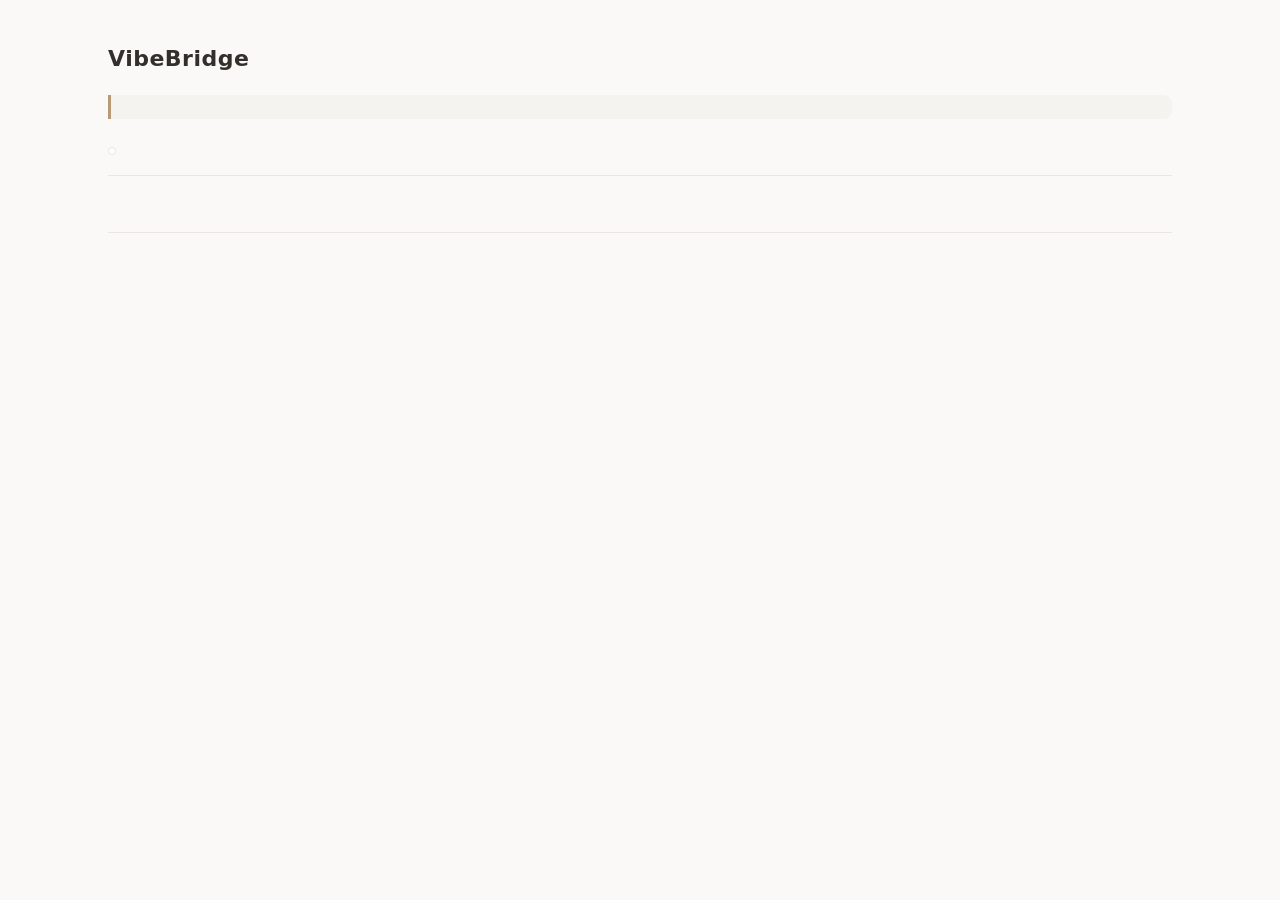
<file: templates/dashboard.html>
<!doctype html>
<html lang="zh-CN">
<head>
<meta charset="utf-8">
<meta name="viewport" content="width=device-width, initial-scale=1">
<title>VibeBridge</title>
<style>
:root{
  --bg:#faf9f7; --surface:#fff; --surface-2:#f5f3ef; --line:#eae7e1;
  --ink:#33302b; --ink-2:#6b655c; --ink-3:#9b948a;
  --sage:#5f8069; --sage-soft:#e6ede8;
  --blue:#7488a3; --blue-soft:#e8ecf1;
  --sand:#b89b76; --sand-soft:#f2ebe1;
  --radius:14px;
}
*{box-sizing:border-box}
html,body{margin:0;padding:0}
body{
  background:var(--bg); color:var(--ink);
  font-family:system-ui,-apple-system,"Segoe UI","PingFang SC","Microsoft YaHei",sans-serif;
  font-size:14px; line-height:1.7; -webkit-font-smoothing:antialiased;
}
.wrap{max-width:1120px;margin:0 auto;padding:40px 28px 96px}
header{margin-bottom:28px}
h1{font-size:22px;font-weight:600;margin:0 0 6px;letter-spacing:.5px}
.sub{color:var(--ink-3);font-size:12.5px}
.disclaimer{
  margin-top:18px;padding:12px 16px;background:var(--surface-2);
  border-left:3px solid var(--sand);border-radius:0 8px 8px 0;
  color:var(--ink-2);font-size:12.5px;line-height:1.75;
}
.bar{display:flex;gap:8px;align-items:center;flex-wrap:wrap;margin:24px 0 20px}
.seg{display:inline-flex;background:var(--surface);border:1px solid var(--line);
  border-radius:10px;padding:3px;gap:2px}
.seg button{
  border:0;background:transparent;color:var(--ink-2);font:inherit;font-size:12.5px;
  padding:6px 14px;border-radius:8px;cursor:pointer;transition:.15s;
}
.seg button:hover{color:var(--ink)}
.seg button.on{background:var(--sage-soft);color:var(--sage);font-weight:600}
nav{display:flex;gap:2px;flex-wrap:wrap;border-bottom:1px solid var(--line);margin-bottom:28px}
nav button{
  border:0;background:transparent;font:inherit;font-size:13px;color:var(--ink-3);
  padding:11px 15px;cursor:pointer;border-bottom:2px solid transparent;
  margin-bottom:-1px;transition:.15s;
}
nav button:hover{color:var(--ink-2)}
nav button.on{color:var(--sage);border-bottom-color:var(--sage);font-weight:600}
.panel{display:none;animation:fade .25s ease}
.panel.on{display:block}
@keyframes fade{from{opacity:0;transform:translateY(4px)}to{opacity:1;transform:none}}
.grid{display:grid;gap:14px}
.g3{grid-template-columns:repeat(auto-fill,minmax(232px,1fr))}
.g2{grid-template-columns:repeat(auto-fill,minmax(340px,1fr))}
.card{
  background:var(--surface);border:1px solid var(--line);border-radius:var(--radius);
  padding:18px 20px;transition:.18s;
}
.card.click{cursor:pointer}
.card.click:hover{border-color:#dcd6cc;transform:translateY(-1px);
  box-shadow:0 4px 16px rgba(51,48,43,.05)}
.card h3{margin:0 0 2px;font-size:12.5px;font-weight:500;color:var(--ink-2);
  letter-spacing:.3px}
.en{font-size:10.5px;color:var(--ink-3);letter-spacing:.6px;text-transform:uppercase}
.val{font-size:29px;font-weight:600;letter-spacing:-.5px;margin:8px 0 2px;
  font-variant-numeric:tabular-nums}
.val small{font-size:12px;font-weight:400;color:var(--ink-3);margin-left:5px}
.meter{height:3px;background:var(--surface-2);border-radius:2px;overflow:hidden;margin-top:12px}
.meter i{display:block;height:100%;background:var(--sage);border-radius:2px;
  transition:width .5s ease}
.meta{display:flex;justify-content:space-between;font-size:11px;color:var(--ink-3);
  margin-top:7px}
.delta{font-size:12px;font-weight:500}
.up{color:var(--sage)} .down{color:var(--blue)} .flat{color:var(--ink-3)}
section{margin-bottom:34px}
section>h2{font-size:14.5px;font-weight:600;margin:0 0 4px}
section>.hint{color:var(--ink-3);font-size:12px;margin:0 0 14px}
table{width:100%;border-collapse:collapse;font-size:13px}
th{text-align:left;font-weight:500;color:var(--ink-3);font-size:11.5px;
  padding:9px 12px;border-bottom:1px solid var(--line);letter-spacing:.4px}
td{padding:11px 12px;border-bottom:1px solid var(--surface-2);vertical-align:top}
tr.click{cursor:pointer}
tr.click:hover td{background:var(--surface-2)}
.tag{display:inline-block;padding:2px 9px;border-radius:20px;font-size:11px;
  font-weight:500;letter-spacing:.2px}
.t-verified{background:var(--sage-soft);color:var(--sage)}
.t-candidate{background:var(--blue-soft);color:var(--blue)}
.t-weakened{background:var(--sand-soft);color:var(--sand)}
.t-retired{background:var(--surface-2);color:var(--ink-3)}
.t-observed{background:var(--sage-soft);color:var(--sage)}
.t-inference{background:var(--blue-soft);color:var(--blue)}
.t-suggestion{background:var(--sand-soft);color:var(--sand)}
.conf{display:inline-flex;align-items:center;gap:7px;font-variant-numeric:tabular-nums}
.conf i{display:block;width:44px;height:3px;background:var(--surface-2);border-radius:2px;
  position:relative;overflow:hidden}
.conf i b{position:absolute;left:0;top:0;bottom:0;background:var(--sage);border-radius:2px}
.tl{position:relative;padding-left:22px}
.tl:before{content:"";position:absolute;left:5px;top:6px;bottom:6px;width:1px;
  background:var(--line)}
.tl-item{position:relative;padding:0 0 20px}
.tl-item:before{content:"";position:absolute;left:-21px;top:7px;width:9px;height:9px;
  border-radius:50%;background:var(--surface);border:2px solid var(--sage)}
.tl-item.ms:before{background:var(--sage)}
.tl-item.exp:before{border-color:var(--blue)}
.tl-item .when{font-size:11px;color:var(--ink-3);font-variant-numeric:tabular-nums}
.tl-item .what{font-size:13px;margin-top:1px}
.tl-item .why{font-size:12px;color:var(--ink-2);margin-top:2px}
.ladder{display:flex;gap:3px;margin-top:10px}
.ladder span{flex:1;height:6px;border-radius:2px;background:var(--surface-2)}
.ladder span.done{background:var(--sage)}
.ladder span.cur{background:var(--sage);box-shadow:0 0 0 2px var(--sage-soft)}
.ladder span.next{background:var(--sand-soft);border:1px dashed var(--sand)}
.legend{display:flex;gap:16px;flex-wrap:wrap;font-size:11.5px;color:var(--ink-3);
  margin:10px 0 14px}
.legend em{font-style:normal;display:inline-flex;align-items:center;gap:5px}
.dot{width:8px;height:8px;border-radius:50%;display:inline-block}
.chart{background:var(--surface);border:1px solid var(--line);border-radius:var(--radius);
  padding:20px}
.chips{display:flex;gap:6px;flex-wrap:wrap;margin-bottom:14px}
.chip{border:1px solid var(--line);background:var(--surface);border-radius:20px;
  padding:4px 12px;font-size:11.5px;color:var(--ink-3);cursor:pointer;transition:.15s}
.chip.on{background:var(--sage-soft);border-color:var(--sage-soft);color:var(--sage);
  font-weight:600}
.empty{text-align:center;color:var(--ink-3);padding:48px 20px;font-size:13px}
.empty b{display:block;color:var(--ink-2);font-weight:500;margin-bottom:6px;font-size:14px}
.ins{border-left:2px solid var(--line);padding:2px 0 2px 16px;margin-bottom:16px}
.ins.observed{border-color:var(--sage)}
.ins.inference{border-color:var(--blue)}
.ins.suggestion{border-color:var(--sand)}
.ins p{margin:6px 0 0;font-size:13.5px}
.ins .ev{margin-top:7px;font-size:11.5px;color:var(--ink-3)}
.ins .ev a{color:var(--blue);text-decoration:none;cursor:pointer;margin-right:8px}
.ins .ev a:hover{text-decoration:underline}
.drawer{position:fixed;inset:0;background:rgba(51,48,43,.28);display:none;z-index:50;
  backdrop-filter:blur(2px)}
.drawer.on{display:block}
.drawer-inner{position:absolute;right:0;top:0;bottom:0;width:min(560px,100%);
  background:var(--surface);box-shadow:-8px 0 40px rgba(51,48,43,.12);
  overflow-y:auto;padding:28px 30px;animation:slide .22s ease}
@keyframes slide{from{transform:translateX(24px);opacity:.6}to{transform:none;opacity:1}}
.drawer h3{margin:0 0 4px;font-size:16px;font-weight:600}
.drawer .close{position:absolute;right:22px;top:20px;border:0;background:transparent;
  font-size:20px;color:var(--ink-3);cursor:pointer;line-height:1;padding:4px}
.drawer .close:hover{color:var(--ink)}
.ev-row{border:1px solid var(--line);border-radius:10px;padding:12px 14px;margin-bottom:9px;
  background:var(--surface-2)}
.ev-row .h{display:flex;justify-content:space-between;font-size:11px;color:var(--ink-3);
  margin-bottom:5px;font-variant-numeric:tabular-nums}
.ev-row .s{font-size:13px}
.kv{display:grid;grid-template-columns:auto 1fr;gap:6px 18px;font-size:12.5px;
  margin:14px 0 20px}
.kv dt{color:var(--ink-3)}
.kv dd{margin:0;font-variant-numeric:tabular-nums}
.note{font-size:12px;color:var(--ink-3);margin-top:8px;line-height:1.7}
footer{margin-top:56px;padding-top:22px;border-top:1px solid var(--line);
  color:var(--ink-3);font-size:11.5px;line-height:1.8}
@media(max-width:640px){.wrap{padding:24px 16px 64px}.val{font-size:25px}}
</style>
</head>
<body>
<div class="wrap">
  <header>
    <h1>VibeBridge</h1>
    <div class="sub" id="subtitle"></div>
    <div class="disclaimer" id="disclaimer"></div>
  </header>

  <div class="bar">
    <div class="seg" id="windows"></div>
    <span class="sub" id="winInfo"></span>
  </div>

  <nav id="tabs"></nav>

  <div id="panels"></div>

  <footer id="foot"></footer>
</div>

<div class="drawer" id="drawer">
  <div class="drawer-inner">
    <button class="close" onclick="closeDrawer()">&times;</button>
    <div id="drawerBody"></div>
  </div>
</div>

<script>
const DATA = __VIBEBRIDGE_DATA__;

/* ---------------------------------------------------------------- helpers */
const $ = (s, r) => (r || document).querySelector(s);
const esc = s => String(s == null ? "" : s).replace(/[&<>"']/g,
  c => ({ "&": "&amp;", "<": "&lt;", ">": "&gt;", '"': "&quot;", "'": "&#39;" }[c]));
const d10 = s => String(s || "").slice(0, 10);
const dmin = s => String(s || "").slice(0, 16).replace("T", " ");
let WIN = DATA.meta.default_window || "30D";
let TAB = "overview";

function W() { return DATA.windows[WIN] || {}; }
function pct(v) { return Math.max(0, Math.min(100, Number(v) || 0)); }

function confBar(c) {
  const v = Math.round((Number(c) || 0) * 100);
  return '<span class="conf"><i><b style="width:' + v + '%"></b></i>' + v + "%</span>";
}

function deltaTag(d) {
  if (d === null || d === undefined) return "";
  const n = Number(d);
  if (Math.abs(n) < 0.05) return '<span class="delta flat">持平</span>';
  const cls = n > 0 ? "up" : "down";
  return '<span class="delta ' + cls + '">' + (n > 0 ? "+" : "") + n.toFixed(1) + "</span>";
}

function empty(title, msg) {
  return '<div class="empty"><b>' + esc(title) + "</b>" + esc(msg || "") + "</div>";
}

/* ------------------------------------------------------------ evidence UI */
function openDrawer(html) {
  $("#drawerBody").innerHTML = html;
  $("#drawer").classList.add("on");
}
function closeDrawer() { $("#drawer").classList.remove("on"); }
$("#drawer").addEventListener("click", e => {
  if (e.target.id === "drawer") closeDrawer();
});
document.addEventListener("keydown", e => { if (e.key === "Escape") closeDrawer(); });

function obsRows(ids) {
  const list = (ids || []).map(i => [i, DATA.observations[i]]).filter(x => x[1]);
  if (!list.length) return '<p class="note">这条记录的原始观察未包含在本报告的证据索引中（可能已超出保留范围）。</p>';
  return list.map(([id, o]) =>
    '<div class="ev-row"><div class="h"><span>' + esc(id) + " · " + esc(o.category) +
    " · " + (o.polarity === "contradict" ? "反向证据" : "支持证据") +
    "</span><span>" + esc(dmin(o.ts)) + "</span></div>" +
    '<div class="s">' + esc(o.statement) + "</div>" +
    (o.session ? '<div class="h" style="margin:6px 0 0"><span>会话 ' + esc(o.session) +
      "</span><span>强度 " + esc(o.strength) + "</span></div>" : "") +
    (o.excerpt ? '<div class="note">原文片段：' + esc(o.excerpt) + "</div>" : "") +
    "</div>").join("");
}

function showEvidence(ids, title, sub) {
  openDrawer("<h3>" + esc(title) + "</h3>" +
    (sub ? '<div class="sub">' + esc(sub) + "</div>" : "") +
    '<div style="margin-top:18px">' + obsRows(ids) + "</div>");
}
window.showEvidence = showEvidence;

function showMemory(key) {
  const m = DATA.memory.items[key];
  if (!m) return;
  const ids = (m.evidence || []).concat(m.contradict_evidence || []);
  const hist = (m.history || []).slice(-12).map(h =>
    '<div class="ev-row" style="padding:8px 12px"><div class="h"><span>' +
    esc(h.obs || "") + " · " + esc(h.polarity || "") + "</span><span>" +
    esc(dmin(h.ts)) + '</span></div><div class="s">置信度 ' +
    Number(h.confidence).toFixed(3) + " · " + esc(h.status) + "</div></div>").join("");
  openDrawer("<h3>" + esc(m.statement) + "</h3>" +
    '<div class="sub">' + esc(m.key) + " · " + esc(m.category) + "</div>" +
    '<dl class="kv">' +
    "<dt>状态</dt><dd>" + esc(m.status) + "</dd>" +
    "<dt>置信度</dt><dd>" + confBar(m.confidence) + "</dd>" +
    "<dt>支持证据</dt><dd>" + m.evidence_count + " 条</dd>" +
    "<dt>反向证据</dt><dd>" + (m.contradict_count || 0) + " 条</dd>" +
    "<dt>跨会话</dt><dd>" + (m.sessions || []).length + " 个</dd>" +
    "<dt>首次出现</dt><dd>" + esc(d10(m.first_seen)) + "</dd>" +
    "<dt>最近出现</dt><dd>" + esc(d10(m.last_seen)) + "</dd>" +
    (m.last_verified ? "<dt>最近验证</dt><dd>" + esc(d10(m.last_verified)) + "</dd>" : "") +
    "</dl>" +
    "<h3 style=\"font-size:13px\">证据链</h3>" + obsRows(ids) +
    (hist ? "<h3 style=\"font-size:13px;margin-top:20px\">置信度变化</h3>" + hist : ""));
}
window.showMemory = showMemory;

/* ------------------------------------------------------------- svg charts */
function lineChart(series, buckets, opts) {
  opts = opts || {};
  const w = 860, h = 260, pl = 40, pr = 16, pt = 16, pb = 30;
  const iw = w - pl - pr, ih = h - pt - pb;
  const n = buckets.length;
  if (!n) return empty("暂无趋势数据", "需要更长时间的记录才能画出趋势线。");
  const colors = ["#5f8069", "#7488a3", "#b89b76", "#8a7f9b", "#6f9490", "#a68a8a",
    "#7d9b6f", "#9b8a6f", "#6f8a9b"];
  const x = i => pl + (n === 1 ? iw / 2 : (iw * i) / (n - 1));
  const y = v => pt + ih - (ih * pct(v)) / 100;

  let g = "";
  for (let t = 0; t <= 100; t += 25) {
    g += '<line x1="' + pl + '" y1="' + y(t) + '" x2="' + (w - pr) + '" y2="' + y(t) +
      '" stroke="#eae7e1" stroke-width="1"/>' +
      '<text x="' + (pl - 8) + '" y="' + (y(t) + 4) +
      '" text-anchor="end" font-size="10" fill="#9b948a">' + t + "</text>";
  }
  const step = Math.max(1, Math.ceil(n / 8));
  for (let i = 0; i < n; i += step) {
    g += '<text x="' + x(i) + '" y="' + (h - 8) +
      '" text-anchor="middle" font-size="10" fill="#9b948a">' +
      esc(String(buckets[i]).slice(5)) + "</text>";
  }
  let paths = "", ci = 0;
  series.forEach(s => {
    const c = colors[ci++ % colors.length];
    const pts = s.values.map((v, i) => x(i) + "," + y(v));
    paths += '<polyline fill="none" stroke="' + c + '" stroke-width="2" ' +
      'stroke-linejoin="round" stroke-linecap="round" points="' + pts.join(" ") + '"/>';
    s.values.forEach((v, i) => {
      paths += '<circle cx="' + x(i) + '" cy="' + y(v) + '" r="3.5" fill="#fff" stroke="' +
        c + '" stroke-width="2"><title>' + esc(s.label) + " " + esc(buckets[i]) +
        "：" + Number(v).toFixed(1) + "（" + (s.counts ? s.counts[i] : "?") +
        " 条记录）</title></circle>";
    });
  });
  return '<svg viewBox="0 0 ' + w + " " + h + '" style="width:100%;height:auto">' +
    g + paths + "</svg>";
}

function barRow(label, value, max, sub) {
  const pctv = max > 0 ? (value / max) * 100 : 0;
  return '<div style="margin-bottom:12px"><div style="display:flex;' +
    'justify-content:space-between;font-size:12.5px"><span>' + esc(label) +
    '</span><span style="font-variant-numeric:tabular-nums;color:#6b655c">' +
    esc(value) + (sub ? ' <span style="color:#9b948a">' + esc(sub) + "</span>" : "") +
    '</span></div><div class="meter" style="height:6px;margin-top:5px">' +
    '<i style="width:' + pctv + '%"></i></div></div>';
}

/* ------------------------------------------------------------------ tabs */
const TABS = [
  ["overview", "总览"], ["trends", "趋势"], ["behavior", "行为"],
  ["timeline", "成长时间线"], ["projects", "项目"], ["experiments", "实验"],
  ["map", "互动地图"], ["memory", "记忆"], ["evidence", "证据"],
  ["insights", "洞察"], ["strategies", "支持策略"]
];

function renderOverview() {
  const w = W();
  const m = w.metrics || {};
  const keys = Object.keys(m);
  if (!keys.length) return empty("还没有数据", "正常使用即可，系统会在后台安静地积累。");
  const cards = keys.map(k => {
    const x = m[k];
    return '<div class="card click" onclick="showEvidence(' +
      JSON.stringify(JSON.stringify(x.sources || [])).replace(/"/g, "&quot;") +
      " ? " + JSON.stringify(x.sources || []).replace(/"/g, "&quot;") + " : []," +
      '&quot;' + esc(x.label) + '&quot;,&quot;' + esc(x.definition) + '&quot;)">' +
      "<h3>" + esc(x.label) + '</h3><div class="en">' + esc(k.replace(/_/g, " ")) + "</div>" +
      '<div class="val">' + Number(x.value).toFixed(0) +
      "<small>/100</small></div>" +
      '<div class="meter"><i style="width:' + pct(x.value) + '%"></i></div>' +
      '<div class="meta"><span>' + x.sample_count + " 条记录</span><span>置信度 " +
      Math.round((x.confidence || 0) * 100) + "%</span></div></div>";
  }).join("");

  const g = w.growth || {};
  const doms = Object.entries(g.domains || {}).map(([k, v]) => {
    const total = (DATA.meta.ladders[k] || []).length || 11;
    let bars = "";
    for (let i = 0; i < total; i++) {
      const cls = i < v.level ? "done" : (i === v.level ? "cur" :
        (i === v.level + 1 ? "next" : ""));
      bars += '<span class="' + cls + '"></span>';
    }
    return '<div class="card"><h3>' + esc(v.label) + '</h3><div class="en">' +
      esc(k.replace(/_/g, " ")) + '</div><div class="val">L' + v.level +
      "<small>" + esc(v.level_label) + "</small></div>" +
      '<div class="ladder">' + bars + "</div>" +
      '<div class="meta"><span>尝试 ' + v.attempts + " · 成功 " + v.successes +
      "</span><span>" + esc({ rising: "上升", easing: "回调", stable: "稳定" }[v.trend] ||
        v.trend) + "</span></div></div>";
  }).join("");

  return '<section><h2>当前状态</h2><p class="hint">数值反映的是这段时间里相关行为出现的频率，' +
    '不是能力评分，也没有及格线。点击任意卡片可以查看它是由哪些原始记录算出来的。</p>' +
    '<div class="grid g3">' + cards + "</div></section>" +
    '<section><h2>各维度当前位置</h2><p class="hint">各维度彼此独立。' +
    '某个维度高、另一个维度低，是完全正常的状态，不需要被拉平。</p>' +
    '<div class="grid g3">' + doms + "</div></section>";
}

function renderTrends() {
  const w = W();
  const s = w.series || { buckets: [], metrics: {} };
  const keys = Object.keys(s.metrics || {});
  if (!keys.length) return empty("暂无趋势", "累计更多记录后这里会出现长期变化曲线。");
  window.__sel = window.__sel || ["engagement", "self_expression", "communication"];
  const chips = keys.map(k =>
    '<span class="chip' + (window.__sel.includes(k) ? " on" : "") +
    '" onclick="toggleSeries(&quot;' + k + '&quot;)">' +
    esc(s.metrics[k].label) + "</span>").join("");
  const series = window.__sel.filter(k => s.metrics[k]).map(k => ({
    label: s.metrics[k].label, values: s.metrics[k].values, counts: s.metrics[k].counts
  }));
  return '<section><h2>长期变化</h2><p class="hint">每个点是一周的行为频率。' +
    '把鼠标停在点上可以看到具体记录条数。曲线下降不代表退步，通常只是关注点变了。</p>' +
    '<div class="chips">' + chips + "</div>" +
    '<div class="chart">' + lineChart(series, s.buckets) + "</div></section>";
}
window.toggleSeries = function (k) {
  const i = window.__sel.indexOf(k);
  if (i >= 0) { if (window.__sel.length > 1) window.__sel.splice(i, 1); }
  else window.__sel.push(k);
  render();
};

function renderBehavior() {
  const b = W().behavior || {};
  const rows = Object.entries(b);
  if (!rows.length) return empty("暂无行为数据", "");
  const max = Math.max(1, ...rows.map(([, v]) => Number(v.value) || 0));
  return '<section><h2>行为计数</h2><p class="hint">这些是直接计数，没有任何加权或解读。</p>' +
    '<div class="card">' + rows.map(([k, v]) =>
      barRow(v.label || k, v.value, max)).join("") + "</div></section>";
}

function renderTimeline() {
  const ev = [];
  (DATA.milestones || []).forEach(m => ev.push({
    ts: m.ts, cls: "ms", what: m.title, why: m.detail, ev: m.evidence
  }));
  (DATA.project_timeline || []).forEach(e => ev.push({
    ts: e.ts, cls: "", what: e.project + " · " + e.type,
    why: typeof e.detail === "object" ? JSON.stringify(e.detail) : e.detail
  }));
  (DATA.experiments || []).forEach(e => ev.push({
    ts: e.created_at, cls: "exp",
    what: "机会：" + e.objective,
    why: e.accepted === false ? "选择不参与（不计为失败）" :
      (e.result === "pending" ? "尚未结束" : "结果：" + e.result + " " + (e.outcome || ""))
  }));
  Object.values(DATA.growth.domains || {}).forEach(d => {
    (d.history || []).forEach(h => ev.push({
      ts: h.ts, cls: "",
      what: d.label + " L" + h.from + " → L" + h.to + "（" + h.label + "）",
      why: h.reason
    }));
  });
  ev.sort((a, b) => String(b.ts).localeCompare(String(a.ts)));
  if (!ev.length) return empty("时间线还是空的", "做点自己想做的东西，这里就会慢慢长出来。");
  return '<section><h2>成长时间线</h2><p class="hint">按时间倒序。包含项目事件、里程碑、' +
    '难度变化与实验结果。难度下调同样会记录在这里，它不是负面事件。</p><div class="tl">' +
    ev.slice(0, 200).map(e =>
      '<div class="tl-item ' + e.cls + '"><div class="when">' + esc(dmin(e.ts)) +
      '</div><div class="what">' + esc(e.what) + "</div>" +
      (e.why ? '<div class="why">' + esc(e.why) + "</div>" : "") + "</div>").join("") +
    "</div></section>";
}

function renderProjects() {
  const ps = DATA.projects || [];
  if (!ps.length) return empty("还没有项目", "项目是这套系统的入口，先做你自己想做的东西。");
  return '<section><h2>项目</h2><p class="hint">项目永远服务于你自己的目标。' +
    '系统不会为了任何指标去改动它的方向。</p><table><thead><tr>' +
    "<th>名称</th><th>阶段</th><th>技术栈</th><th>修改</th><th>发布</th>" +
    "<th>反馈</th><th>协作</th><th>创建</th></tr></thead><tbody>" +
    ps.map(p => "<tr><td><b>" + esc(p.name) + "</b>" +
      (p.original_idea ? '<div class="note">' + esc(p.original_idea) + "</div>" : "") +
      "</td><td>" + esc(p.stage) + "</td><td>" + esc((p.stack || []).join(", ")) +
      "</td><td>" + (p.revisions || 0) + "</td><td>" + (p.published ? "是" : "否") +
      "</td><td>" + (p.feedback_received || 0) + "</td><td>" + (p.collaborators || 0) +
      "</td><td>" + esc(d10(p.created_at)) + "</td></tr>").join("") +
    "</tbody></table></section>";
}

function renderExperiments() {
  const es = DATA.experiments || [];
  const fit = DATA.experiment_fit || {};
  if (!es.length) return empty("还没有实验记录", "系统只在自然完成点提出可选机会，且从不追问。");
  const byResult = {};
  es.forEach(e => { byResult[e.result] = (byResult[e.result] || 0) + 1; });
  const names = {
    successful: "成功", partial: "部分成功", unsuccessful: "未完成",
    not_suitable: "不适合", cancelled: "选择不参与", paused: "暂停", pending: "进行中"
  };
  const maxr = Math.max(1, ...Object.values(byResult));
  const dist = Object.entries(byResult).map(([k, v]) =>
    barRow(names[k] || k, v, maxr)).join("");
  const fitRows = (fit.by_domain || []).map(d =>
    "<tr><td>" + esc(DATA.meta.domain_labels[d.value] || d.value) + "</td><td>" +
    d.samples + "</td><td>" + Math.round(d.success_rate * 100) + "%</td><td>" +
    d.avg_stress.toFixed(2) + "</td><td>" + confBar(d.confidence) + "</td></tr>").join("");
  return '<section><h2>结果分布</h2><p class="hint">「选择不参与」是一个正当选项，' +
    "不计入失败，也不会降低任何数值。</p>" +
    '<div class="card">' + dist + "</div></section>" +
    (fitRows ? '<section><h2>哪种方式更合适</h2><p class="hint">样本量普遍很小，' +
      '只能当作参考方向，不能当作结论。</p><table><thead><tr><th>维度</th><th>样本</th>' +
      "<th>成功率</th><th>平均压力</th><th>置信度</th></tr></thead><tbody>" +
      fitRows + "</tbody></table>" +
      (fit.notes || []).map(n => '<p class="note">' + esc(n) + "</p>").join("") +
      "</section>" : "") +
    '<section><h2>全部记录</h2><table><thead><tr><th>目标</th><th>维度</th>' +
    "<th>难度</th><th>结果</th><th>压力</th><th>时间</th></tr></thead><tbody>" +
    es.slice().reverse().map(e => "<tr><td>" + esc(e.objective) + "</td><td>" +
      esc(DATA.meta.domain_labels[e.domain] || e.domain) + "</td><td>" + e.difficulty +
      "</td><td>" + esc(names[e.result] || e.result) + "</td><td>" +
      Number(e.stress_estimate || 0).toFixed(2) + "</td><td>" +
      esc(d10(e.created_at)) + "</td></tr>").join("") +
    "</tbody></table></section>";
}

function renderMap() {
  const g = DATA.growth || {};
  const doms = Object.entries(g.domains || {});
  if (!doms.length) return empty("暂无互动地图", "");
  const cards = doms.map(([k, v]) => {
    const lad = DATA.meta.ladders[k] || [];
    const rows = lad.map((label, i) => {
      let state = "", color = "#9b948a";
      if (i < v.level) { state = "已经做到过"; color = "#5f8069"; }
      else if (i === v.level) { state = "当前位置"; color = "#5f8069"; }
      else if (i === v.level + 1) { state = "可能适合的下一步"; color = "#b89b76"; }
      else { state = "暂不考虑"; }
      return '<div style="display:flex;justify-content:space-between;padding:5px 0;' +
        'border-bottom:1px solid #f5f3ef;font-size:12.5px">' +
        '<span style="color:' + color + '">' + (i <= v.level + 1 ? "● " : "○ ") +
        esc(label) + '</span><span style="color:#9b948a;font-size:11px">' +
        esc(state) + "</span></div>";
    }).join("");
    return '<div class="card"><h3>' + esc(v.label) + '</h3><div class="en">' +
      esc(k.replace(/_/g, " ")) + "</div>" +
      '<div style="margin-top:10px">' + rows + "</div>" +
      (v.cooldown_until ? '<p class="note">冷却至 ' + esc(dmin(v.cooldown_until)) +
        "，期间不会提出新的尝试。</p>" : "") + "</div>";
  }).join("");
  const quiet = g.quiet_until ? '<div class="disclaimer">当前处于静默期，至 ' +
    esc(dmin(g.quiet_until)) + " 之前系统不会提出任何新的机会。这是拒绝之后的正常状态，" +
    "不是惩罚。</div>" : "";
  return '<section><h2>互动地图</h2><p class="hint">左侧是各维度的完整阶梯。' +
    "系统只关心「当前位置」和「可能适合的下一步」，从不要求按顺序走完全部。</p>" +
    quiet + '<div class="grid g2">' + cards + "</div></section>";
}

function renderMemory() {
  const items = Object.entries(DATA.memory.items || {});
  if (!items.length) return empty("记忆还是空的", "系统只会从自然对话中慢慢积累，不会提问收集。");
  window.__mf = window.__mf || "all";
  const filters = [["all", "全部"], ["verified", "已验证"], ["candidate", "候选"],
  ["weakened", "已减弱"], ["retired", "已失效"]];
  const chips = filters.map(([k, l]) =>
    '<span class="chip' + (window.__mf === k ? " on" : "") +
    '" onclick="window.__mf=&quot;' + k + '&quot;;render()">' + l + "</span>").join("");
  const rows = items
    .filter(([, m]) => window.__mf === "all" || m.status === window.__mf)
    .sort((a, b) => b[1].confidence - a[1].confidence)
    .map(([k, m]) => '<tr class="click" onclick="showMemory(&quot;' + esc(k) + '&quot;)">' +
      "<td><b>" + esc(m.statement) + '</b><div class="note">' + esc(k) + "</div></td>" +
      "<td>" + esc(m.category) + '</td><td><span class="tag t-' + esc(m.status) + '">' +
      esc({ verified: "已验证", candidate: "候选", weakened: "已减弱", retired: "已失效" }[m.status] ||
        m.status) + "</span></td><td>" + confBar(m.confidence) + "</td><td>" +
      m.evidence_count + (m.contradict_count ? " / " + m.contradict_count + " 反" : "") +
      "</td><td>" + (m.sessions || []).length + "</td><td>" + esc(d10(m.last_seen)) +
      "</td></tr>").join("");
  const conf = (DATA.conflicts || []).slice(-10).reverse().map(c =>
    '<div class="ev-row"><div class="h"><span>' + esc(c.key) + "</span><span>" +
    esc(dmin(c.ts)) + '</span></div><div class="s">原有信念：' + esc(c.previous_belief) +
    "</div><div class=\"s\" style=\"margin-top:5px\">新证据：" + esc(c.new_evidence) +
    '</div><div class="note">置信度 ' + c.confidence_before + " → " + c.confidence_after +
    "。" + esc(c.reason) + "</div></div>").join("");
  return '<section><h2>记忆浏览器</h2><p class="hint">每一条都可以点开，' +
    "看到它是从哪些原始观察、哪些会话中一点点积累出来的。</p>" +
    '<div class="chips">' + chips + "</div>" +
    "<table><thead><tr><th>内容</th><th>类别</th><th>状态</th><th>置信度</th>" +
    "<th>证据</th><th>会话</th><th>最近</th></tr></thead><tbody>" + rows +
    "</tbody></table></section>" +
    (conf ? '<section><h2>信念修订记录</h2><p class="hint">出现相反证据时，' +
      "旧的判断不会被删除或覆盖，只会重新计算置信度并留下修订记录。</p>" +
      conf + "</section>" : "");
}

function renderEvidence() {
  const obs = Object.entries(DATA.observations || {});
  if (!obs.length) return empty("暂无观察记录", "");
  const recent = obs.sort((a, b) => String(b[1].ts).localeCompare(String(a[1].ts))).slice(0, 300);
  return '<section><h2>证据浏览器</h2><p class="hint">这是系统的底层事实层，' +
    "共 " + obs.length + " 条。所有指标、记忆和洞察都必须能回溯到这里。</p>" +
    "<table><thead><tr><th>ID</th><th>时间</th><th>类别</th><th>观察内容</th>" +
    "<th>方向</th><th>会话</th></tr></thead><tbody>" +
    recent.map(([id, o]) => "<tr><td>" + esc(id) + "</td><td>" + esc(dmin(o.ts)) +
      "</td><td>" + esc(o.category) + "</td><td>" + esc(o.statement) + "</td><td>" +
      (o.polarity === "contradict" ? "反向" : "支持") + "</td><td>" +
      esc(o.session || "") + "</td></tr>").join("") + "</tbody></table></section>";
}

function renderInsights() {
  const key = ["7D", "30D", "90D"].includes(WIN) ? WIN : "30D";
  const ins = (DATA.insights || {})[key];
  if (!ins) return empty("暂无分析", "");
  const groups = [["observed", "观察到的事实", "直接来自数据，未经解读。"],
  ["inference", "可能的解读", "这些只是可能性，不是结论，也可能是错的。"],
  ["suggestion", "可选的下一步", "全部可以忽略，忽略不会有任何后果。"]];
  const body = groups.map(([k, title, hint]) => {
    const items = (ins.groups || {})[k] || [];
    if (!items.length) return "";
    return "<section><h2>" + title + '</h2><p class="hint">' + hint + "</p>" +
      items.map(i => '<div class="ins ' + k + '"><span class="tag t-' + k + '">' +
        esc(i.kind_label) + "</span>" +
        (i.confidence != null ? " " + confBar(i.confidence) : "") +
        "<p>" + esc(i.text) + "</p>" +
        ((i.evidence || []).length ? '<div class="ev">证据：' +
          i.evidence.map(e => '<a onclick="showEvidence([&quot;' + esc(e) +
            '&quot;],&quot;' + esc(e) + '&quot;)">' + esc(e) + "</a>").join("") +
          "</div>" : "") + "</div>").join("");
  }).join("");
  const low = ins.low_data ? '<div class="disclaimer">当前样本量较少（' +
    ins.sample_size + " 条），以下内容仅供参考，不适合据此下任何结论。</div>" : "";
  return low + body;
}

function renderStrategies() {
  const s = DATA.strategies || {};
  const mk = (rows, title, hint) => {
    if (!rows || !rows.length) return "";
    return "<section><h2>" + title + '</h2><p class="hint">' + hint + "</p><table>" +
      "<thead><tr><th>内容</th><th>置信度</th><th>证据</th><th>最近验证</th></tr></thead><tbody>" +
      rows.map(r => '<tr class="click" onclick="showMemory(&quot;' + esc(r.key) +
        '&quot;)"><td>' + esc(r.statement) + "</td><td>" + confBar(r.confidence) +
        "</td><td>" + r.evidence_count + " 条</td><td>" +
        esc(d10(r.last_verified)) + "</td></tr>").join("") + "</tbody></table></section>";
  };
  const body = mk(s.preferred, "目前有效的方式",
    "这些是从实际交互中总结出来的，不是标准建议，只适用于此刻的你。") +
    mk(s.potentially_difficult, "目前可能吃力的方式",
      "列出来是为了让系统主动避开它们，而不是为了让你去克服它们。");
  if (!body) return empty("还没有足够的策略数据", "再自然使用一段时间就会出现。");
  return body + '<div class="disclaimer">' + esc(s.disclaimer || "") + "</div>";
}

const RENDERERS = {
  overview: renderOverview, trends: renderTrends, behavior: renderBehavior,
  timeline: renderTimeline, projects: renderProjects, experiments: renderExperiments,
  map: renderMap, memory: renderMemory, evidence: renderEvidence,
  insights: renderInsights, strategies: renderStrategies
};

/* ----------------------------------------------------------------- render */
function render() {
  $("#windows").innerHTML = DATA.meta.windows.map(w =>
    '<button class="' + (w === WIN ? "on" : "") + '" onclick="setWin(&quot;' + w +
    '&quot;)">' + w + "</button>").join("");
  $("#tabs").innerHTML = TABS.map(([k, l]) =>
    '<button class="' + (k === TAB ? "on" : "") + '" onclick="setTab(&quot;' + k +
    '&quot;)">' + l + "</button>").join("");
  const w = W();
  $("#winInfo").textContent = w.window_start
    ? d10(w.window_start) + " 至 " + d10(w.window_end) + " · " +
    (w.observation_count || 0) + " 条记录"
    : "全部时间 · " + (w.observation_count || 0) + " 条记录";
  $("#panels").innerHTML = '<div class="panel on">' +
    (RENDERERS[TAB] ? RENDERERS[TAB]() : "") + "</div>";
}
window.setWin = function (w) { WIN = w; render(); };
window.setTab = function (t) { TAB = t; render(); window.scrollTo({ top: 0, behavior: "smooth" }); };

$("#subtitle").textContent = "生成于 " + dmin(DATA.meta.generated_at) +
  " · 数据版本 " + DATA.meta.schema_version + " · 完全离线，无任何网络请求";
$("#disclaimer").textContent = DATA.meta.disclaimer;
$("#foot").innerHTML = "VibeBridge " + esc(DATA.meta.skill_version) +
  " · 本文件为单文件离线报告，可直接保存或转移。<br>" +
  "所有数据均保存在本地，未上传任何第三方服务。数值用于长期自我观察，" +
  "不用于评价、比较或分级。";
render();
</script>
</body>
</html>
</file>
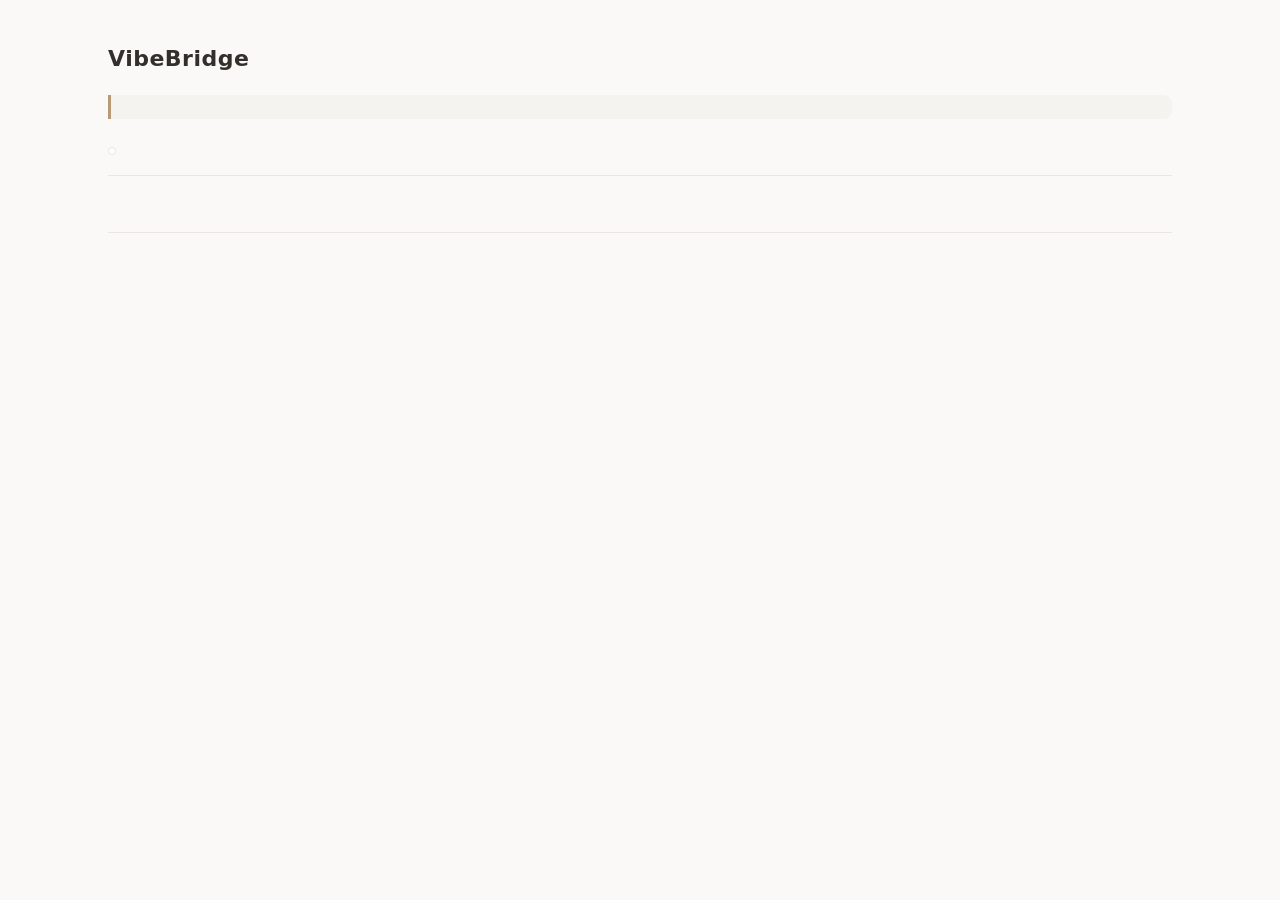
<file: skills/vibebridge/assets/dashboard.html>
<!doctype html>
<html lang="zh-CN">
<head>
<meta charset="utf-8">
<meta name="viewport" content="width=device-width, initial-scale=1">
<title>VibeBridge</title>
<style>
:root{
  --bg:#faf9f7; --surface:#fff; --surface-2:#f5f3ef; --line:#eae7e1;
  --ink:#33302b; --ink-2:#6b655c; --ink-3:#9b948a;
  --sage:#5f8069; --sage-soft:#e6ede8;
  --blue:#7488a3; --blue-soft:#e8ecf1;
  --sand:#b89b76; --sand-soft:#f2ebe1;
  --radius:14px;
}
*{box-sizing:border-box}
html,body{margin:0;padding:0}
body{
  background:var(--bg); color:var(--ink);
  font-family:system-ui,-apple-system,"Segoe UI","PingFang SC","Microsoft YaHei",sans-serif;
  font-size:14px; line-height:1.7; -webkit-font-smoothing:antialiased;
}
.wrap{max-width:1120px;margin:0 auto;padding:40px 28px 96px}
header{margin-bottom:28px}
h1{font-size:22px;font-weight:600;margin:0 0 6px;letter-spacing:.5px}
.sub{color:var(--ink-3);font-size:12.5px}
.disclaimer{
  margin-top:18px;padding:12px 16px;background:var(--surface-2);
  border-left:3px solid var(--sand);border-radius:0 8px 8px 0;
  color:var(--ink-2);font-size:12.5px;line-height:1.75;
}
.bar{display:flex;gap:8px;align-items:center;flex-wrap:wrap;margin:24px 0 20px}
.seg{display:inline-flex;background:var(--surface);border:1px solid var(--line);
  border-radius:10px;padding:3px;gap:2px}
.seg button{
  border:0;background:transparent;color:var(--ink-2);font:inherit;font-size:12.5px;
  padding:6px 14px;border-radius:8px;cursor:pointer;transition:.15s;
}
.seg button:hover{color:var(--ink)}
.seg button.on{background:var(--sage-soft);color:var(--sage);font-weight:600}
nav{display:flex;gap:2px;flex-wrap:wrap;border-bottom:1px solid var(--line);margin-bottom:28px}
nav button{
  border:0;background:transparent;font:inherit;font-size:13px;color:var(--ink-3);
  padding:11px 15px;cursor:pointer;border-bottom:2px solid transparent;
  margin-bottom:-1px;transition:.15s;
}
nav button:hover{color:var(--ink-2)}
nav button.on{color:var(--sage);border-bottom-color:var(--sage);font-weight:600}
.panel{display:none;animation:fade .25s ease}
.panel.on{display:block}
@keyframes fade{from{opacity:0;transform:translateY(4px)}to{opacity:1;transform:none}}
.grid{display:grid;gap:14px}
.g3{grid-template-columns:repeat(auto-fill,minmax(232px,1fr))}
.g2{grid-template-columns:repeat(auto-fill,minmax(340px,1fr))}
.card{
  background:var(--surface);border:1px solid var(--line);border-radius:var(--radius);
  padding:18px 20px;transition:.18s;
}
.card.click{cursor:pointer}
.card.click:hover{border-color:#dcd6cc;transform:translateY(-1px);
  box-shadow:0 4px 16px rgba(51,48,43,.05)}
.card h3{margin:0 0 2px;font-size:12.5px;font-weight:500;color:var(--ink-2);
  letter-spacing:.3px}
.en{font-size:10.5px;color:var(--ink-3);letter-spacing:.6px;text-transform:uppercase}
.val{font-size:29px;font-weight:600;letter-spacing:-.5px;margin:8px 0 2px;
  font-variant-numeric:tabular-nums}
.val small{font-size:12px;font-weight:400;color:var(--ink-3);margin-left:5px}
.meter{height:3px;background:var(--surface-2);border-radius:2px;overflow:hidden;margin-top:12px}
.meter i{display:block;height:100%;background:var(--sage);border-radius:2px;
  transition:width .5s ease}
.meta{display:flex;justify-content:space-between;font-size:11px;color:var(--ink-3);
  margin-top:7px}
.delta{font-size:12px;font-weight:500}
.up{color:var(--sage)} .down{color:var(--blue)} .flat{color:var(--ink-3)}
section{margin-bottom:34px}
section>h2{font-size:14.5px;font-weight:600;margin:0 0 4px}
section>.hint{color:var(--ink-3);font-size:12px;margin:0 0 14px}
table{width:100%;border-collapse:collapse;font-size:13px}
th{text-align:left;font-weight:500;color:var(--ink-3);font-size:11.5px;
  padding:9px 12px;border-bottom:1px solid var(--line);letter-spacing:.4px}
td{padding:11px 12px;border-bottom:1px solid var(--surface-2);vertical-align:top}
tr.click{cursor:pointer}
tr.click:hover td{background:var(--surface-2)}
.tag{display:inline-block;padding:2px 9px;border-radius:20px;font-size:11px;
  font-weight:500;letter-spacing:.2px}
.t-verified{background:var(--sage-soft);color:var(--sage)}
.t-candidate{background:var(--blue-soft);color:var(--blue)}
.t-weakened{background:var(--sand-soft);color:var(--sand)}
.t-retired{background:var(--surface-2);color:var(--ink-3)}
.t-observed{background:var(--sage-soft);color:var(--sage)}
.t-inference{background:var(--blue-soft);color:var(--blue)}
.t-suggestion{background:var(--sand-soft);color:var(--sand)}
.conf{display:inline-flex;align-items:center;gap:7px;font-variant-numeric:tabular-nums}
.conf i{display:block;width:44px;height:3px;background:var(--surface-2);border-radius:2px;
  position:relative;overflow:hidden}
.conf i b{position:absolute;left:0;top:0;bottom:0;background:var(--sage);border-radius:2px}
.tl{position:relative;padding-left:22px}
.tl:before{content:"";position:absolute;left:5px;top:6px;bottom:6px;width:1px;
  background:var(--line)}
.tl-item{position:relative;padding:0 0 20px}
.tl-item:before{content:"";position:absolute;left:-21px;top:7px;width:9px;height:9px;
  border-radius:50%;background:var(--surface);border:2px solid var(--sage)}
.tl-item.ms:before{background:var(--sage)}
.tl-item.exp:before{border-color:var(--blue)}
.tl-item .when{font-size:11px;color:var(--ink-3);font-variant-numeric:tabular-nums}
.tl-item .what{font-size:13px;margin-top:1px}
.tl-item .why{font-size:12px;color:var(--ink-2);margin-top:2px}
.ladder{display:flex;gap:3px;margin-top:10px}
.ladder span{flex:1;height:6px;border-radius:2px;background:var(--surface-2)}
.ladder span.done{background:var(--sage)}
.ladder span.cur{background:var(--sage);box-shadow:0 0 0 2px var(--sage-soft)}
.ladder span.next{background:var(--sand-soft);border:1px dashed var(--sand)}
.legend{display:flex;gap:16px;flex-wrap:wrap;font-size:11.5px;color:var(--ink-3);
  margin:10px 0 14px}
.legend em{font-style:normal;display:inline-flex;align-items:center;gap:5px}
.dot{width:8px;height:8px;border-radius:50%;display:inline-block}
.chart{background:var(--surface);border:1px solid var(--line);border-radius:var(--radius);
  padding:20px}
.chips{display:flex;gap:6px;flex-wrap:wrap;margin-bottom:14px}
.chip{border:1px solid var(--line);background:var(--surface);border-radius:20px;
  padding:4px 12px;font-size:11.5px;color:var(--ink-3);cursor:pointer;transition:.15s}
.chip.on{background:var(--sage-soft);border-color:var(--sage-soft);color:var(--sage);
  font-weight:600}
.empty{text-align:center;color:var(--ink-3);padding:48px 20px;font-size:13px}
.empty b{display:block;color:var(--ink-2);font-weight:500;margin-bottom:6px;font-size:14px}
.ins{border-left:2px solid var(--line);padding:2px 0 2px 16px;margin-bottom:16px}
.ins.observed{border-color:var(--sage)}
.ins.inference{border-color:var(--blue)}
.ins.suggestion{border-color:var(--sand)}
.ins p{margin:6px 0 0;font-size:13.5px}
.ins .ev{margin-top:7px;font-size:11.5px;color:var(--ink-3)}
.ins .ev a{color:var(--blue);text-decoration:none;cursor:pointer;margin-right:8px}
.ins .ev a:hover{text-decoration:underline}
.drawer{position:fixed;inset:0;background:rgba(51,48,43,.28);display:none;z-index:50;
  backdrop-filter:blur(2px)}
.drawer.on{display:block}
.drawer-inner{position:absolute;right:0;top:0;bottom:0;width:min(560px,100%);
  background:var(--surface);box-shadow:-8px 0 40px rgba(51,48,43,.12);
  overflow-y:auto;padding:28px 30px;animation:slide .22s ease}
@keyframes slide{from{transform:translateX(24px);opacity:.6}to{transform:none;opacity:1}}
.drawer h3{margin:0 0 4px;font-size:16px;font-weight:600}
.drawer .close{position:absolute;right:22px;top:20px;border:0;background:transparent;
  font-size:20px;color:var(--ink-3);cursor:pointer;line-height:1;padding:4px}
.drawer .close:hover{color:var(--ink)}
.ev-row{border:1px solid var(--line);border-radius:10px;padding:12px 14px;margin-bottom:9px;
  background:var(--surface-2)}
.ev-row .h{display:flex;justify-content:space-between;font-size:11px;color:var(--ink-3);
  margin-bottom:5px;font-variant-numeric:tabular-nums}
.ev-row .s{font-size:13px}
.kv{display:grid;grid-template-columns:auto 1fr;gap:6px 18px;font-size:12.5px;
  margin:14px 0 20px}
.kv dt{color:var(--ink-3)}
.kv dd{margin:0;font-variant-numeric:tabular-nums}
.note{font-size:12px;color:var(--ink-3);margin-top:8px;line-height:1.7}
footer{margin-top:56px;padding-top:22px;border-top:1px solid var(--line);
  color:var(--ink-3);font-size:11.5px;line-height:1.8}
@media(max-width:640px){.wrap{padding:24px 16px 64px}.val{font-size:25px}}
</style>
</head>
<body>
<div class="wrap">
  <header>
    <h1>VibeBridge</h1>
    <div class="sub" id="subtitle"></div>
    <div class="disclaimer" id="disclaimer"></div>
  </header>

  <div class="bar">
    <div class="seg" id="windows"></div>
    <span class="sub" id="winInfo"></span>
  </div>

  <nav id="tabs"></nav>

  <div id="panels"></div>

  <footer id="foot"></footer>
</div>

<div class="drawer" id="drawer">
  <div class="drawer-inner">
    <button class="close" onclick="closeDrawer()">&times;</button>
    <div id="drawerBody"></div>
  </div>
</div>

<script>
const DATA = __VIBEBRIDGE_DATA__;

/* ---------------------------------------------------------------- helpers */
const $ = (s, r) => (r || document).querySelector(s);
const esc = s => String(s == null ? "" : s).replace(/[&<>"']/g,
  c => ({ "&": "&amp;", "<": "&lt;", ">": "&gt;", '"': "&quot;", "'": "&#39;" }[c]));
const d10 = s => String(s || "").slice(0, 10);
const dmin = s => String(s || "").slice(0, 16).replace("T", " ");
let WIN = DATA.meta.default_window || "30D";
let TAB = "overview";

function W() { return DATA.windows[WIN] || {}; }
function pct(v) { return Math.max(0, Math.min(100, Number(v) || 0)); }

function confBar(c) {
  const v = Math.round((Number(c) || 0) * 100);
  return '<span class="conf"><i><b style="width:' + v + '%"></b></i>' + v + "%</span>";
}

function deltaTag(d) {
  if (d === null || d === undefined) return "";
  const n = Number(d);
  if (Math.abs(n) < 0.05) return '<span class="delta flat">持平</span>';
  const cls = n > 0 ? "up" : "down";
  return '<span class="delta ' + cls + '">' + (n > 0 ? "+" : "") + n.toFixed(1) + "</span>";
}

function empty(title, msg) {
  return '<div class="empty"><b>' + esc(title) + "</b>" + esc(msg || "") + "</div>";
}

/* ------------------------------------------------------------ evidence UI */
function openDrawer(html) {
  $("#drawerBody").innerHTML = html;
  $("#drawer").classList.add("on");
}
function closeDrawer() { $("#drawer").classList.remove("on"); }
$("#drawer").addEventListener("click", e => {
  if (e.target.id === "drawer") closeDrawer();
});
document.addEventListener("keydown", e => { if (e.key === "Escape") closeDrawer(); });

function obsRows(ids) {
  const list = (ids || []).map(i => [i, DATA.observations[i]]).filter(x => x[1]);
  if (!list.length) return '<p class="note">这条记录的原始观察未包含在本报告的证据索引中（可能已超出保留范围）。</p>';
  return list.map(([id, o]) =>
    '<div class="ev-row"><div class="h"><span>' + esc(id) + " · " + esc(o.category) +
    " · " + (o.polarity === "contradict" ? "反向证据" : "支持证据") +
    "</span><span>" + esc(dmin(o.ts)) + "</span></div>" +
    '<div class="s">' + esc(o.statement) + "</div>" +
    (o.session ? '<div class="h" style="margin:6px 0 0"><span>会话 ' + esc(o.session) +
      "</span><span>强度 " + esc(o.strength) + "</span></div>" : "") +
    (o.excerpt ? '<div class="note">原文片段：' + esc(o.excerpt) + "</div>" : "") +
    "</div>").join("");
}

function showEvidence(ids, title, sub) {
  openDrawer("<h3>" + esc(title) + "</h3>" +
    (sub ? '<div class="sub">' + esc(sub) + "</div>" : "") +
    '<div style="margin-top:18px">' + obsRows(ids) + "</div>");
}
window.showEvidence = showEvidence;

function showMemory(key) {
  const m = DATA.memory.items[key];
  if (!m) return;
  const ids = (m.evidence || []).concat(m.contradict_evidence || []);
  const hist = (m.history || []).slice(-12).map(h =>
    '<div class="ev-row" style="padding:8px 12px"><div class="h"><span>' +
    esc(h.obs || "") + " · " + esc(h.polarity || "") + "</span><span>" +
    esc(dmin(h.ts)) + '</span></div><div class="s">置信度 ' +
    Number(h.confidence).toFixed(3) + " · " + esc(h.status) + "</div></div>").join("");
  openDrawer("<h3>" + esc(m.statement) + "</h3>" +
    '<div class="sub">' + esc(m.key) + " · " + esc(m.category) + "</div>" +
    '<dl class="kv">' +
    "<dt>状态</dt><dd>" + esc(m.status) + "</dd>" +
    "<dt>置信度</dt><dd>" + confBar(m.confidence) + "</dd>" +
    "<dt>支持证据</dt><dd>" + m.evidence_count + " 条</dd>" +
    "<dt>反向证据</dt><dd>" + (m.contradict_count || 0) + " 条</dd>" +
    "<dt>跨会话</dt><dd>" + (m.sessions || []).length + " 个</dd>" +
    "<dt>首次出现</dt><dd>" + esc(d10(m.first_seen)) + "</dd>" +
    "<dt>最近出现</dt><dd>" + esc(d10(m.last_seen)) + "</dd>" +
    (m.last_verified ? "<dt>最近验证</dt><dd>" + esc(d10(m.last_verified)) + "</dd>" : "") +
    "</dl>" +
    "<h3 style=\"font-size:13px\">证据链</h3>" + obsRows(ids) +
    (hist ? "<h3 style=\"font-size:13px;margin-top:20px\">置信度变化</h3>" + hist : ""));
}
window.showMemory = showMemory;

/* ------------------------------------------------------------- svg charts */
function lineChart(series, buckets, opts) {
  opts = opts || {};
  const w = 860, h = 260, pl = 40, pr = 16, pt = 16, pb = 30;
  const iw = w - pl - pr, ih = h - pt - pb;
  const n = buckets.length;
  if (!n) return empty("暂无趋势数据", "需要更长时间的记录才能画出趋势线。");
  const colors = ["#5f8069", "#7488a3", "#b89b76", "#8a7f9b", "#6f9490", "#a68a8a",
    "#7d9b6f", "#9b8a6f", "#6f8a9b"];
  const x = i => pl + (n === 1 ? iw / 2 : (iw * i) / (n - 1));
  const y = v => pt + ih - (ih * pct(v)) / 100;

  let g = "";
  for (let t = 0; t <= 100; t += 25) {
    g += '<line x1="' + pl + '" y1="' + y(t) + '" x2="' + (w - pr) + '" y2="' + y(t) +
      '" stroke="#eae7e1" stroke-width="1"/>' +
      '<text x="' + (pl - 8) + '" y="' + (y(t) + 4) +
      '" text-anchor="end" font-size="10" fill="#9b948a">' + t + "</text>";
  }
  const step = Math.max(1, Math.ceil(n / 8));
  for (let i = 0; i < n; i += step) {
    g += '<text x="' + x(i) + '" y="' + (h - 8) +
      '" text-anchor="middle" font-size="10" fill="#9b948a">' +
      esc(String(buckets[i]).slice(5)) + "</text>";
  }
  let paths = "", ci = 0;
  series.forEach(s => {
    const c = colors[ci++ % colors.length];
    const pts = s.values.map((v, i) => x(i) + "," + y(v));
    paths += '<polyline fill="none" stroke="' + c + '" stroke-width="2" ' +
      'stroke-linejoin="round" stroke-linecap="round" points="' + pts.join(" ") + '"/>';
    s.values.forEach((v, i) => {
      paths += '<circle cx="' + x(i) + '" cy="' + y(v) + '" r="3.5" fill="#fff" stroke="' +
        c + '" stroke-width="2"><title>' + esc(s.label) + " " + esc(buckets[i]) +
        "：" + Number(v).toFixed(1) + "（" + (s.counts ? s.counts[i] : "?") +
        " 条记录）</title></circle>";
    });
  });
  return '<svg viewBox="0 0 ' + w + " " + h + '" style="width:100%;height:auto">' +
    g + paths + "</svg>";
}

function barRow(label, value, max, sub) {
  const pctv = max > 0 ? (value / max) * 100 : 0;
  return '<div style="margin-bottom:12px"><div style="display:flex;' +
    'justify-content:space-between;font-size:12.5px"><span>' + esc(label) +
    '</span><span style="font-variant-numeric:tabular-nums;color:#6b655c">' +
    esc(value) + (sub ? ' <span style="color:#9b948a">' + esc(sub) + "</span>" : "") +
    '</span></div><div class="meter" style="height:6px;margin-top:5px">' +
    '<i style="width:' + pctv + '%"></i></div></div>';
}

/* ------------------------------------------------------------------ tabs */
const TABS = [
  ["overview", "总览"], ["trends", "趋势"], ["behavior", "行为"],
  ["timeline", "成长时间线"], ["projects", "项目"], ["experiments", "实验"],
  ["map", "互动地图"], ["memory", "记忆"], ["evidence", "证据"],
  ["insights", "洞察"], ["strategies", "支持策略"]
];

function renderOverview() {
  const w = W();
  const m = w.metrics || {};
  const keys = Object.keys(m);
  if (!keys.length) return empty("还没有数据", "正常使用即可，系统会在后台安静地积累。");
  const cards = keys.map(k => {
    const x = m[k];
    return '<div class="card click" onclick="showEvidence(' +
      JSON.stringify(JSON.stringify(x.sources || [])).replace(/"/g, "&quot;") +
      " ? " + JSON.stringify(x.sources || []).replace(/"/g, "&quot;") + " : []," +
      '&quot;' + esc(x.label) + '&quot;,&quot;' + esc(x.definition) + '&quot;)">' +
      "<h3>" + esc(x.label) + '</h3><div class="en">' + esc(k.replace(/_/g, " ")) + "</div>" +
      '<div class="val">' + Number(x.value).toFixed(0) +
      "<small>/100</small></div>" +
      '<div class="meter"><i style="width:' + pct(x.value) + '%"></i></div>' +
      '<div class="meta"><span>' + x.sample_count + " 条记录</span><span>置信度 " +
      Math.round((x.confidence || 0) * 100) + "%</span></div></div>";
  }).join("");

  const g = w.growth || {};
  const doms = Object.entries(g.domains || {}).map(([k, v]) => {
    const total = (DATA.meta.ladders[k] || []).length || 11;
    let bars = "";
    for (let i = 0; i < total; i++) {
      const cls = i < v.level ? "done" : (i === v.level ? "cur" :
        (i === v.level + 1 ? "next" : ""));
      bars += '<span class="' + cls + '"></span>';
    }
    return '<div class="card"><h3>' + esc(v.label) + '</h3><div class="en">' +
      esc(k.replace(/_/g, " ")) + '</div><div class="val">L' + v.level +
      "<small>" + esc(v.level_label) + "</small></div>" +
      '<div class="ladder">' + bars + "</div>" +
      '<div class="meta"><span>尝试 ' + v.attempts + " · 成功 " + v.successes +
      "</span><span>" + esc({ rising: "上升", easing: "回调", stable: "稳定" }[v.trend] ||
        v.trend) + "</span></div></div>";
  }).join("");

  return '<section><h2>当前状态</h2><p class="hint">数值反映的是这段时间里相关行为出现的频率，' +
    '不是能力评分，也没有及格线。点击任意卡片可以查看它是由哪些原始记录算出来的。</p>' +
    '<div class="grid g3">' + cards + "</div></section>" +
    '<section><h2>各维度当前位置</h2><p class="hint">各维度彼此独立。' +
    '某个维度高、另一个维度低，是完全正常的状态，不需要被拉平。</p>' +
    '<div class="grid g3">' + doms + "</div></section>";
}

function renderTrends() {
  const w = W();
  const s = w.series || { buckets: [], metrics: {} };
  const keys = Object.keys(s.metrics || {});
  if (!keys.length) return empty("暂无趋势", "累计更多记录后这里会出现长期变化曲线。");
  window.__sel = window.__sel || ["engagement", "self_expression", "communication"];
  const chips = keys.map(k =>
    '<span class="chip' + (window.__sel.includes(k) ? " on" : "") +
    '" onclick="toggleSeries(&quot;' + k + '&quot;)">' +
    esc(s.metrics[k].label) + "</span>").join("");
  const series = window.__sel.filter(k => s.metrics[k]).map(k => ({
    label: s.metrics[k].label, values: s.metrics[k].values, counts: s.metrics[k].counts
  }));
  return '<section><h2>长期变化</h2><p class="hint">每个点是一周的行为频率。' +
    '把鼠标停在点上可以看到具体记录条数。曲线下降不代表退步，通常只是关注点变了。</p>' +
    '<div class="chips">' + chips + "</div>" +
    '<div class="chart">' + lineChart(series, s.buckets) + "</div></section>";
}
window.toggleSeries = function (k) {
  const i = window.__sel.indexOf(k);
  if (i >= 0) { if (window.__sel.length > 1) window.__sel.splice(i, 1); }
  else window.__sel.push(k);
  render();
};

function renderBehavior() {
  const b = W().behavior || {};
  const rows = Object.entries(b);
  if (!rows.length) return empty("暂无行为数据", "");
  const max = Math.max(1, ...rows.map(([, v]) => Number(v.value) || 0));
  return '<section><h2>行为计数</h2><p class="hint">这些是直接计数，没有任何加权或解读。</p>' +
    '<div class="card">' + rows.map(([k, v]) =>
      barRow(v.label || k, v.value, max)).join("") + "</div></section>";
}

function renderTimeline() {
  const ev = [];
  (DATA.milestones || []).forEach(m => ev.push({
    ts: m.ts, cls: "ms", what: m.title, why: m.detail, ev: m.evidence
  }));
  (DATA.project_timeline || []).forEach(e => ev.push({
    ts: e.ts, cls: "", what: e.project + " · " + e.type,
    why: typeof e.detail === "object" ? JSON.stringify(e.detail) : e.detail
  }));
  (DATA.experiments || []).forEach(e => ev.push({
    ts: e.created_at, cls: "exp",
    what: "机会：" + e.objective,
    why: e.accepted === false ? "选择不参与（不计为失败）" :
      (e.result === "pending" ? "尚未结束" : "结果：" + e.result + " " + (e.outcome || ""))
  }));
  Object.values(DATA.growth.domains || {}).forEach(d => {
    (d.history || []).forEach(h => ev.push({
      ts: h.ts, cls: "",
      what: d.label + " L" + h.from + " → L" + h.to + "（" + h.label + "）",
      why: h.reason
    }));
  });
  ev.sort((a, b) => String(b.ts).localeCompare(String(a.ts)));
  if (!ev.length) return empty("时间线还是空的", "做点自己想做的东西，这里就会慢慢长出来。");
  return '<section><h2>成长时间线</h2><p class="hint">按时间倒序。包含项目事件、里程碑、' +
    '难度变化与实验结果。难度下调同样会记录在这里，它不是负面事件。</p><div class="tl">' +
    ev.slice(0, 200).map(e =>
      '<div class="tl-item ' + e.cls + '"><div class="when">' + esc(dmin(e.ts)) +
      '</div><div class="what">' + esc(e.what) + "</div>" +
      (e.why ? '<div class="why">' + esc(e.why) + "</div>" : "") + "</div>").join("") +
    "</div></section>";
}

function renderProjects() {
  const ps = DATA.projects || [];
  if (!ps.length) return empty("还没有项目", "项目是这套系统的入口，先做你自己想做的东西。");
  return '<section><h2>项目</h2><p class="hint">项目永远服务于你自己的目标。' +
    '系统不会为了任何指标去改动它的方向。</p><table><thead><tr>' +
    "<th>名称</th><th>阶段</th><th>技术栈</th><th>修改</th><th>发布</th>" +
    "<th>反馈</th><th>协作</th><th>创建</th></tr></thead><tbody>" +
    ps.map(p => "<tr><td><b>" + esc(p.name) + "</b>" +
      (p.original_idea ? '<div class="note">' + esc(p.original_idea) + "</div>" : "") +
      "</td><td>" + esc(p.stage) + "</td><td>" + esc((p.stack || []).join(", ")) +
      "</td><td>" + (p.revisions || 0) + "</td><td>" + (p.published ? "是" : "否") +
      "</td><td>" + (p.feedback_received || 0) + "</td><td>" + (p.collaborators || 0) +
      "</td><td>" + esc(d10(p.created_at)) + "</td></tr>").join("") +
    "</tbody></table></section>";
}

function renderExperiments() {
  const es = DATA.experiments || [];
  const fit = DATA.experiment_fit || {};
  if (!es.length) return empty("还没有实验记录", "系统只在自然完成点提出可选机会，且从不追问。");
  const byResult = {};
  es.forEach(e => { byResult[e.result] = (byResult[e.result] || 0) + 1; });
  const names = {
    successful: "成功", partial: "部分成功", unsuccessful: "未完成",
    not_suitable: "不适合", cancelled: "选择不参与", paused: "暂停", pending: "进行中"
  };
  const maxr = Math.max(1, ...Object.values(byResult));
  const dist = Object.entries(byResult).map(([k, v]) =>
    barRow(names[k] || k, v, maxr)).join("");
  const fitRows = (fit.by_domain || []).map(d =>
    "<tr><td>" + esc(DATA.meta.domain_labels[d.value] || d.value) + "</td><td>" +
    d.samples + "</td><td>" + Math.round(d.success_rate * 100) + "%</td><td>" +
    d.avg_stress.toFixed(2) + "</td><td>" + confBar(d.confidence) + "</td></tr>").join("");
  return '<section><h2>结果分布</h2><p class="hint">「选择不参与」是一个正当选项，' +
    "不计入失败，也不会降低任何数值。</p>" +
    '<div class="card">' + dist + "</div></section>" +
    (fitRows ? '<section><h2>哪种方式更合适</h2><p class="hint">样本量普遍很小，' +
      '只能当作参考方向，不能当作结论。</p><table><thead><tr><th>维度</th><th>样本</th>' +
      "<th>成功率</th><th>平均压力</th><th>置信度</th></tr></thead><tbody>" +
      fitRows + "</tbody></table>" +
      (fit.notes || []).map(n => '<p class="note">' + esc(n) + "</p>").join("") +
      "</section>" : "") +
    '<section><h2>全部记录</h2><table><thead><tr><th>目标</th><th>维度</th>' +
    "<th>难度</th><th>结果</th><th>压力</th><th>时间</th></tr></thead><tbody>" +
    es.slice().reverse().map(e => "<tr><td>" + esc(e.objective) + "</td><td>" +
      esc(DATA.meta.domain_labels[e.domain] || e.domain) + "</td><td>" + e.difficulty +
      "</td><td>" + esc(names[e.result] || e.result) + "</td><td>" +
      Number(e.stress_estimate || 0).toFixed(2) + "</td><td>" +
      esc(d10(e.created_at)) + "</td></tr>").join("") +
    "</tbody></table></section>";
}

function renderMap() {
  const g = DATA.growth || {};
  const doms = Object.entries(g.domains || {});
  if (!doms.length) return empty("暂无互动地图", "");
  const cards = doms.map(([k, v]) => {
    const lad = DATA.meta.ladders[k] || [];
    const rows = lad.map((label, i) => {
      let state = "", color = "#9b948a";
      if (i < v.level) { state = "已经做到过"; color = "#5f8069"; }
      else if (i === v.level) { state = "当前位置"; color = "#5f8069"; }
      else if (i === v.level + 1) { state = "可能适合的下一步"; color = "#b89b76"; }
      else { state = "暂不考虑"; }
      return '<div style="display:flex;justify-content:space-between;padding:5px 0;' +
        'border-bottom:1px solid #f5f3ef;font-size:12.5px">' +
        '<span style="color:' + color + '">' + (i <= v.level + 1 ? "● " : "○ ") +
        esc(label) + '</span><span style="color:#9b948a;font-size:11px">' +
        esc(state) + "</span></div>";
    }).join("");
    return '<div class="card"><h3>' + esc(v.label) + '</h3><div class="en">' +
      esc(k.replace(/_/g, " ")) + "</div>" +
      '<div style="margin-top:10px">' + rows + "</div>" +
      (v.cooldown_until ? '<p class="note">冷却至 ' + esc(dmin(v.cooldown_until)) +
        "，期间不会提出新的尝试。</p>" : "") + "</div>";
  }).join("");
  const quiet = g.quiet_until ? '<div class="disclaimer">当前处于静默期，至 ' +
    esc(dmin(g.quiet_until)) + " 之前系统不会提出任何新的机会。这是拒绝之后的正常状态，" +
    "不是惩罚。</div>" : "";
  return '<section><h2>互动地图</h2><p class="hint">左侧是各维度的完整阶梯。' +
    "系统只关心「当前位置」和「可能适合的下一步」，从不要求按顺序走完全部。</p>" +
    quiet + '<div class="grid g2">' + cards + "</div></section>";
}

function renderMemory() {
  const items = Object.entries(DATA.memory.items || {});
  if (!items.length) return empty("记忆还是空的", "系统只会从自然对话中慢慢积累，不会提问收集。");
  window.__mf = window.__mf || "all";
  const filters = [["all", "全部"], ["verified", "已验证"], ["candidate", "候选"],
  ["weakened", "已减弱"], ["retired", "已失效"]];
  const chips = filters.map(([k, l]) =>
    '<span class="chip' + (window.__mf === k ? " on" : "") +
    '" onclick="window.__mf=&quot;' + k + '&quot;;render()">' + l + "</span>").join("");
  const rows = items
    .filter(([, m]) => window.__mf === "all" || m.status === window.__mf)
    .sort((a, b) => b[1].confidence - a[1].confidence)
    .map(([k, m]) => '<tr class="click" onclick="showMemory(&quot;' + esc(k) + '&quot;)">' +
      "<td><b>" + esc(m.statement) + '</b><div class="note">' + esc(k) + "</div></td>" +
      "<td>" + esc(m.category) + '</td><td><span class="tag t-' + esc(m.status) + '">' +
      esc({ verified: "已验证", candidate: "候选", weakened: "已减弱", retired: "已失效" }[m.status] ||
        m.status) + "</span></td><td>" + confBar(m.confidence) + "</td><td>" +
      m.evidence_count + (m.contradict_count ? " / " + m.contradict_count + " 反" : "") +
      "</td><td>" + (m.sessions || []).length + "</td><td>" + esc(d10(m.last_seen)) +
      "</td></tr>").join("");
  const conf = (DATA.conflicts || []).slice(-10).reverse().map(c =>
    '<div class="ev-row"><div class="h"><span>' + esc(c.key) + "</span><span>" +
    esc(dmin(c.ts)) + '</span></div><div class="s">原有信念：' + esc(c.previous_belief) +
    "</div><div class=\"s\" style=\"margin-top:5px\">新证据：" + esc(c.new_evidence) +
    '</div><div class="note">置信度 ' + c.confidence_before + " → " + c.confidence_after +
    "。" + esc(c.reason) + "</div></div>").join("");
  return '<section><h2>记忆浏览器</h2><p class="hint">每一条都可以点开，' +
    "看到它是从哪些原始观察、哪些会话中一点点积累出来的。</p>" +
    '<div class="chips">' + chips + "</div>" +
    "<table><thead><tr><th>内容</th><th>类别</th><th>状态</th><th>置信度</th>" +
    "<th>证据</th><th>会话</th><th>最近</th></tr></thead><tbody>" + rows +
    "</tbody></table></section>" +
    (conf ? '<section><h2>信念修订记录</h2><p class="hint">出现相反证据时，' +
      "旧的判断不会被删除或覆盖，只会重新计算置信度并留下修订记录。</p>" +
      conf + "</section>" : "");
}

function renderEvidence() {
  const obs = Object.entries(DATA.observations || {});
  if (!obs.length) return empty("暂无观察记录", "");
  const recent = obs.sort((a, b) => String(b[1].ts).localeCompare(String(a[1].ts))).slice(0, 300);
  return '<section><h2>证据浏览器</h2><p class="hint">这是系统的底层事实层，' +
    "共 " + obs.length + " 条。所有指标、记忆和洞察都必须能回溯到这里。</p>" +
    "<table><thead><tr><th>ID</th><th>时间</th><th>类别</th><th>观察内容</th>" +
    "<th>方向</th><th>会话</th></tr></thead><tbody>" +
    recent.map(([id, o]) => "<tr><td>" + esc(id) + "</td><td>" + esc(dmin(o.ts)) +
      "</td><td>" + esc(o.category) + "</td><td>" + esc(o.statement) + "</td><td>" +
      (o.polarity === "contradict" ? "反向" : "支持") + "</td><td>" +
      esc(o.session || "") + "</td></tr>").join("") + "</tbody></table></section>";
}

function renderInsights() {
  const key = ["7D", "30D", "90D"].includes(WIN) ? WIN : "30D";
  const ins = (DATA.insights || {})[key];
  if (!ins) return empty("暂无分析", "");
  const groups = [["observed", "观察到的事实", "直接来自数据，未经解读。"],
  ["inference", "可能的解读", "这些只是可能性，不是结论，也可能是错的。"],
  ["suggestion", "可选的下一步", "全部可以忽略，忽略不会有任何后果。"]];
  const body = groups.map(([k, title, hint]) => {
    const items = (ins.groups || {})[k] || [];
    if (!items.length) return "";
    return "<section><h2>" + title + '</h2><p class="hint">' + hint + "</p>" +
      items.map(i => '<div class="ins ' + k + '"><span class="tag t-' + k + '">' +
        esc(i.kind_label) + "</span>" +
        (i.confidence != null ? " " + confBar(i.confidence) : "") +
        "<p>" + esc(i.text) + "</p>" +
        ((i.evidence || []).length ? '<div class="ev">证据：' +
          i.evidence.map(e => '<a onclick="showEvidence([&quot;' + esc(e) +
            '&quot;],&quot;' + esc(e) + '&quot;)">' + esc(e) + "</a>").join("") +
          "</div>" : "") + "</div>").join("");
  }).join("");
  const low = ins.low_data ? '<div class="disclaimer">当前样本量较少（' +
    ins.sample_size + " 条），以下内容仅供参考，不适合据此下任何结论。</div>" : "";
  return low + body;
}

function renderStrategies() {
  const s = DATA.strategies || {};
  const mk = (rows, title, hint) => {
    if (!rows || !rows.length) return "";
    return "<section><h2>" + title + '</h2><p class="hint">' + hint + "</p><table>" +
      "<thead><tr><th>内容</th><th>置信度</th><th>证据</th><th>最近验证</th></tr></thead><tbody>" +
      rows.map(r => '<tr class="click" onclick="showMemory(&quot;' + esc(r.key) +
        '&quot;)"><td>' + esc(r.statement) + "</td><td>" + confBar(r.confidence) +
        "</td><td>" + r.evidence_count + " 条</td><td>" +
        esc(d10(r.last_verified)) + "</td></tr>").join("") + "</tbody></table></section>";
  };
  const body = mk(s.preferred, "目前有效的方式",
    "这些是从实际交互中总结出来的，不是标准建议，只适用于此刻的你。") +
    mk(s.potentially_difficult, "目前可能吃力的方式",
      "列出来是为了让系统主动避开它们，而不是为了让你去克服它们。");
  if (!body) return empty("还没有足够的策略数据", "再自然使用一段时间就会出现。");
  return body + '<div class="disclaimer">' + esc(s.disclaimer || "") + "</div>";
}

const RENDERERS = {
  overview: renderOverview, trends: renderTrends, behavior: renderBehavior,
  timeline: renderTimeline, projects: renderProjects, experiments: renderExperiments,
  map: renderMap, memory: renderMemory, evidence: renderEvidence,
  insights: renderInsights, strategies: renderStrategies
};

/* ----------------------------------------------------------------- render */
function render() {
  $("#windows").innerHTML = DATA.meta.windows.map(w =>
    '<button class="' + (w === WIN ? "on" : "") + '" onclick="setWin(&quot;' + w +
    '&quot;)">' + w + "</button>").join("");
  $("#tabs").innerHTML = TABS.map(([k, l]) =>
    '<button class="' + (k === TAB ? "on" : "") + '" onclick="setTab(&quot;' + k +
    '&quot;)">' + l + "</button>").join("");
  const w = W();
  $("#winInfo").textContent = w.window_start
    ? d10(w.window_start) + " 至 " + d10(w.window_end) + " · " +
    (w.observation_count || 0) + " 条记录"
    : "全部时间 · " + (w.observation_count || 0) + " 条记录";
  $("#panels").innerHTML = '<div class="panel on">' +
    (RENDERERS[TAB] ? RENDERERS[TAB]() : "") + "</div>";
}
window.setWin = function (w) { WIN = w; render(); };
window.setTab = function (t) { TAB = t; render(); window.scrollTo({ top: 0, behavior: "smooth" }); };

$("#subtitle").textContent = "生成于 " + dmin(DATA.meta.generated_at) +
  " · 数据版本 " + DATA.meta.schema_version + " · 完全离线，无任何网络请求";
$("#disclaimer").textContent = DATA.meta.disclaimer;
const warns = (DATA.meta && DATA.meta.content_warnings) || [];
$("#foot").innerHTML = "VibeBridge " + esc(DATA.meta.skill_version) +
  " · 本文件为单文件离线报告，可直接保存或转移。<br>" +
  "所有数据均保存在本地，未上传任何第三方服务。数值用于长期自我观察，" +
  "不用于评价、比较或分级。" +
  (warns.length
    ? "<br>内容提示：你自己的记录里出现了 " + esc(warns.join("、")) +
      "。它们已按原样保留在本报告中。"
    : "");
render();
</script>
</body>
</html>
</file>
<file: docs/assets/css/fonts.css>
/* Self-hosted fonts — no CDN, no network. Generated by tools/fetch_fonts.py */
/* Clash Display: Fontshare (free for commercial use) */
@font-face {
  font-family: 'Clash Display';
  src: url('../fonts/cd500.woff2') format('woff2');
  font-weight: 500;
  font-style: normal;
  font-display: swap;
}
@font-face {
  font-family: 'Clash Display';
  src: url('../fonts/cd600.woff2') format('woff2');
  font-weight: 600;
  font-style: normal;
  font-display: swap;
}
@font-face {
  font-family: 'Clash Display';
  src: url('../fonts/cd700.woff2') format('woff2');
  font-weight: 700;
  font-style: normal;
  font-display: swap;
}
@font-face {
  font-family: 'Instrument Serif';
  src: url('../fonts/is-it.woff2') format('woff2');
  font-weight: 400;
  font-style: italic;
  font-display: swap;
}
@font-face {
  font-family: 'Instrument Serif';
  src: url('../fonts/is-rg.woff2') format('woff2');
  font-weight: 400;
  font-style: normal;
  font-display: swap;
}
@font-face {
  font-family: 'Space Mono';
  src: url('../fonts/sm4.woff2') format('woff2');
  font-weight: 400;
  font-style: normal;
  font-display: swap;
}
@font-face {
  font-family: 'Space Mono';
  src: url('../fonts/sm7.woff2') format('woff2');
  font-weight: 700;
  font-style: normal;
  font-display: swap;
}
</file>
<file: docs/assets/css/style.css>
/* ══════════════════════════════════════════════════════════════
   VIBEBRIDGE — design system
   深空 + 星白 + 单一强调色（随章节叙事换色，由 app.js 写入 --acc）
   Display: Clash Display · Mono: Space Mono · Serif italic: Instrument Serif
   粒子层是加色发光星尘（见 app.js FRAG），所以整页是「夜里看桥上的灯」。
   ══════════════════════════════════════════════════════════════ */

/* ── tokens ───────────────────────────────────────────────── */
:root {
  /* 深空主题：近黑底 + 星白字。强调色是"灯色"，
     在深底上要保证 ≥4.5:1 对比（小字标签也走强调色）。
     三档亮度对 #0b0e13 的 WCAG 比值：
       --bone  #ede8dc → 15.9:1  正文
       --mut   #99a0aa →  7.4:1  次级说明
       --mut-2 #868d98 →  5.8:1  小字标签（面板头 / 代码注释 / 序号）
     纸白版靠"压暗"过小字对比，暗色版靠"提亮"—— 道理一样：
     小字不靠更暗分层级，靠字重和间距。 */
  --void: #0b0e13;
  --void-2: #12161f;
  --bone: #ede8dc;
  --mut: #99a0aa;
  --mut-2: #868d98;

  --line: rgba(226, 232, 240, 0.09);
  --line-2: rgba(226, 232, 240, 0.2);
  --panel: rgba(17, 22, 31, 0.78);
  --panel-2: rgba(20, 26, 36, 0.88);

  /* 强调色：默认琥珀灯（桥上的灯），运行时由 app.js 逐章插值改写。
     file:// 降级时没有 JS 写变量，这里必须是暗色主题自己的值。 */
  --acc: #e8b44a;
  --acc-12: rgba(232, 180, 74, 0.12);
  --acc-12: color-mix(in srgb, var(--acc) 12%, transparent);
  --acc-24: rgba(232, 180, 74, 0.24);
  --acc-24: color-mix(in srgb, var(--acc) 24%, transparent);
  --acc-60: rgba(232, 180, 74, 0.6);
  --acc-60: color-mix(in srgb, var(--acc) 60%, transparent);

  --cjk: "Microsoft YaHei", "PingFang SC", "Hiragino Sans GB", "Noto Sans CJK SC", sans-serif;
  --display: "Clash Display", var(--cjk);
  --mono: "Space Mono", ui-monospace, "SFMono-Regular", Menlo, monospace;
  --serif: "Instrument Serif", Georgia, "Times New Roman", serif;

  --pad: 5vw;
  --nav-h: 68px;
  --ease: cubic-bezier(0.16, 1, 0.3, 1);
}

/* ── reset ────────────────────────────────────────────────── */
*,
*::before,
*::after { box-sizing: border-box; }

html {
  -webkit-text-size-adjust: 100%;
  scroll-behavior: auto;
}

body {
  margin: 0;
  background: var(--void);
  color: var(--bone);
  font-family: var(--cjk);
  font-size: 16px;
  line-height: 1.62;
  overflow-x: hidden;
  -webkit-font-smoothing: antialiased;
  -moz-osx-font-smoothing: grayscale;
}

body.cursor-on,
body.cursor-on a,
body.cursor-on button { cursor: none; }

h1, h2, h3, p, ul, ol, figure, pre { margin: 0; }
ul, ol { padding: 0; list-style: none; }
a { color: inherit; text-decoration: none; }
img, svg { display: block; max-width: 100%; }
button {
  font: inherit;
  color: inherit;
  background: none;
  border: 0;
  padding: 0;
  cursor: pointer;
}
code, pre { font-family: var(--mono); }
/* 选中态：发光强调色当底，字落回深空色，对比 ~10:1 */
::selection { background: var(--acc); color: var(--void); }

:focus-visible {
  outline: 1px solid var(--acc);
  outline-offset: 3px;
  box-shadow: 0 0 0 1px rgba(11, 14, 19, 0.9);
}

/* 无 WebGL / 上下文丢失：用 CSS 光晕兜底，不留空白页。
   暗底上的光晕就是"粒子没起来时的样子"，颜色和章节强调色同源。 */
body.no-webgl,
body.ctx-lost {
  background:
    radial-gradient(60vw 45vh at 18% 32%, rgba(232, 180, 74, 0.13), transparent 70%),
    radial-gradient(52vw 42vh at 82% 62%, rgba(111, 168, 255, 0.1), transparent 72%),
    var(--void);
}

/* ── reading progress ───────────────────────────────────────
   2px 细线贴在视口顶边，颜色跟随章节 --acc。
   进度由 app.js 每帧写 transform，不加 transition。 */
.scroll-progress {
  position: fixed;
  top: 0;
  left: 0;
  right: 0;
  height: 2px;
  z-index: 65;
  pointer-events: none;
  opacity: 0;
  transition: opacity 0.9s var(--ease) 0.9s;
}
body.is-loaded .scroll-progress { opacity: 1; }
.scroll-progress i {
  display: block;
  height: 100%;
  background: var(--acc);
  box-shadow: 0 0 10px var(--acc-60);
  transform: scaleX(0);
  transform-origin: left;
}

/* ── preloader ────────────────────────────────────────────── */
#preloader {
  display: none;
  position: fixed;
  inset: 0;
  z-index: 200;
  background: var(--void);
  flex-direction: column;
  justify-content: space-between;
  padding: var(--pad);
  clip-path: inset(0 0 0 0);
  transition: clip-path 1.05s var(--ease) 0.12s;
}
html.js #preloader { display: flex; }
body.is-loaded #preloader { clip-path: inset(0 0 100% 0); pointer-events: none; }

.pre-top {
  display: flex;
  justify-content: space-between;
  align-items: baseline;
  gap: 16px;
  font-family: var(--mono);
  font-size: 11px;
  letter-spacing: 0.18em;
  text-transform: uppercase;
}
.pre-brand { color: var(--bone); font-weight: 700; }
.pre-tag { color: var(--mut-2); text-align: right; }

.pre-count {
  font-family: var(--display);
  font-weight: 700;
  font-size: clamp(5rem, 20vw, 17rem);
  line-height: 0.82;
  letter-spacing: -0.04em;
  color: var(--bone);
  display: flex;
  align-items: baseline;
  gap: 0.06em;
}
.pre-count i {
  font-family: var(--mono);
  font-size: 0.13em;
  font-style: normal;
  color: var(--acc);
  letter-spacing: 0.1em;
  text-shadow: 0 0 14px var(--acc-60);
}
.pre-bar {
  height: 1px;
  background: var(--line-2);
  overflow: hidden;
}
.pre-bar i {
  display: block;
  height: 100%;
  background: var(--acc);
  box-shadow: 0 0 14px var(--acc-60);
  transform: scaleX(0);
  transform-origin: left;
}

/* ── webgl stage / atmosphere ─────────────────────────────── */
#gl {
  position: fixed;
  inset: 0;
  width: 100%;
  height: 100%;
  z-index: 1;
  display: block;
  pointer-events: none;
}
/* 暗底上 vignette 反着用：边缘压黑，把发光收进画面中心 */
.vignette {
  position: fixed;
  inset: 0;
  z-index: 2;
  pointer-events: none;
  background:
    radial-gradient(125% 85% at 50% 45%, transparent 55%, rgba(0, 0, 0, 0.42) 100%);
}
/* 噪点在暗底上是"星"不是"灰膜"：低不透明度的灰噪点正常混合到近黑底上，
   读作细星点。不要用 mix-blend-mode:screen —— 全屏固定层 + 混合模式
   会让合成器每帧重混整屏，实测 1920×1080 从 42fps 掉到 21fps
   （perf.js，同机同状态对照），而 0.05 不透明度下两种混合肉眼无差。 */
.grain {
  position: fixed;
  inset: -50%;
  z-index: 3;
  pointer-events: none;
  opacity: 0.05;
  background-image: url("data:image/svg+xml,%3Csvg xmlns='http://www.w3.org/2000/svg' width='300' height='300'%3E%3Cfilter id='n'%3E%3CfeTurbulence type='fractalNoise' baseFrequency='0.85' numOctaves='3' stitchTiles='stitch'/%3E%3C/filter%3E%3Crect width='300' height='300' filter='url(%23n)'/%3E%3C/svg%3E");
  animation: grain 0.6s steps(4) infinite;
}
@keyframes grain {
  0%   { transform: translate(0, 0); }
  25%  { transform: translate(-2%, 1.5%); }
  50%  { transform: translate(1.5%, -2%); }
  75%  { transform: translate(-1%, -1%); }
  100% { transform: translate(2%, 1%); }
}

/* ── nav ─────────────────────────────────────────────────── */
.site-nav {
  position: fixed;
  top: 0;
  left: 0;
  right: 0;
  z-index: 60;
  height: var(--nav-h);
  display: flex;
  align-items: center;
  justify-content: space-between;
  gap: 20px;
  padding: 0 var(--pad);
  font-family: var(--mono);
  font-size: 11px;
  letter-spacing: 0.16em;
  text-transform: uppercase;
  opacity: 0;
  transform: translateY(-14px);
  transition: opacity 0.9s var(--ease) 0.9s, transform 0.9s var(--ease) 0.9s;
}
body.is-loaded .site-nav { opacity: 1; transform: none; }

.brand {
  display: inline-flex;
  align-items: center;
  gap: 9px;
  font-weight: 700;
  letter-spacing: 0.2em;
  white-space: nowrap;
}
.brand svg { color: var(--bone); }
.brand span { display: inline-block; }

.nav-links { display: flex; gap: 26px; }
.nav-links a {
  color: var(--bone);
  opacity: 0.62;
  position: relative;
  padding-bottom: 2px;
  transition: opacity 0.35s ease;
}
.nav-links a::after {
  content: "";
  position: absolute;
  left: 0;
  bottom: 0;
  width: 100%;
  height: 1px;
  background: currentColor;
  transform: scaleX(0);
  transform-origin: left;
  transition: transform 0.45s var(--ease);
}
.nav-links a:hover,
.nav-links a.active { opacity: 1; }
.nav-links a:hover::after,
.nav-links a.active::after { transform: scaleX(1); }

.nav-meta {
  display: inline-flex;
  align-items: center;
  gap: 9px;
  color: var(--bone);
  opacity: 0.62;
  font-variant-numeric: tabular-nums;
}
.live {
  width: 6px;
  height: 6px;
  border-radius: 50%;
  background: currentColor;
  animation: pulse 2.1s ease-in-out infinite;
}
@keyframes pulse {
  0%, 100% { opacity: 0.28; transform: scale(0.82); }
  50%      { opacity: 1;    transform: scale(1.12); }
}

/* ── side index ───────────────────────────────────────────── */
.side-index {
  position: fixed;
  right: calc(var(--pad) * 0.55);
  top: 50%;
  transform: translateY(-50%);
  z-index: 55;
  display: flex;
  flex-direction: column;
  gap: 12px;
  align-items: flex-end;
  opacity: 0;
  transition: opacity 0.9s var(--ease) 1.1s;
}
body.is-loaded .side-index { opacity: 1; }

.side-index button {
  display: flex;
  align-items: center;
  gap: 9px;
  font-family: var(--mono);
  font-size: 10px;
  letter-spacing: 0.14em;
  color: var(--mut);
  transition: color 0.4s ease, text-shadow 0.4s ease;
}
.side-index button span {
  display: block;
  width: 22px;
  text-align: right;
  font-variant-numeric: tabular-nums;
}
.side-index button i {
  font-style: normal;
  display: block;
  max-width: 0;
  overflow: hidden;
  white-space: nowrap;
  opacity: 0;
  transition: max-width 0.55s var(--ease), opacity 0.4s ease;
}
.side-index button::after {
  content: "";
  width: 16px;
  height: 1px;
  background: currentColor;
  transition: width 0.5s var(--ease), background-color 0.4s ease;
}
.side-index button:hover { color: var(--bone); }
.side-index button:hover i,
.side-index button.active i { max-width: 60px; opacity: 1; }
.side-index button.active {
  color: var(--acc);
  text-shadow: 0 0 10px var(--acc-60);
}
.side-index button.active::after { width: 30px; }

/* ── cursor ───────────────────────────────────────────────── */
.cursor { position: fixed; inset: 0; z-index: 90; pointer-events: none; display: none; }
body.cursor-on .cursor { display: block; }

.c-dot,
.c-ring {
  position: fixed;
  top: 0;
  left: 0;
  border-radius: 50%;
}
.c-dot {
  width: 6px;
  height: 6px;
  background: var(--bone);
}
.c-ring {
  width: 34px;
  height: 34px;
  border: 1px solid rgba(237, 232, 220, 0.5);
  transition: width 0.35s var(--ease), height 0.35s var(--ease), border-color 0.35s ease, box-shadow 0.35s ease;
}
body[data-cursor="hover"] .c-ring {
  width: 62px;
  height: 62px;
  border-color: var(--acc);
  box-shadow: 0 0 12px var(--acc-24);
}

/* ── layout ───────────────────────────────────────────────── */
main { position: relative; z-index: 10; }

.wrap {
  width: 100%;
  max-width: 1600px;
  margin-inline: auto;
  padding-inline: var(--pad);
}

.sec {
  position: relative;
  min-height: 100vh;
  padding: 17vh 0;
  display: flex;
  align-items: center;
}
.sec > .wrap { width: 100%; }

.sec-label {
  display: flex;
  align-items: center;
  gap: 12px;
  font-family: var(--mono);
  font-size: 10px;
  letter-spacing: 0.2em;
  text-transform: uppercase;
  color: var(--mut);
  margin-bottom: 4.5vh;
}
.sec-label span {
  color: var(--acc);
  font-weight: 700;
  text-shadow: 0 0 10px var(--acc-60);
}
.sec-label i {
  display: block;
  width: 46px;
  height: 1px;
  background: var(--line-2);
}
.sec-label em {
  font-style: normal;
  color: var(--mut-2);
  letter-spacing: 0.1em;
}

/* ── reveal ───────────────────────────────────────────────── */
html.js [data-reveal] {
  opacity: 0;
  transform: translateY(38px);
  transition:
    opacity 1s var(--ease) var(--d, 0ms),
    transform 1s var(--ease) var(--d, 0ms);
}
html.js [data-reveal].in-view { opacity: 1; transform: none; }

/* ── big headings ─────────────────────────────────────────── */
.big {
  font-family: var(--display);
  font-weight: 600;
  font-size: clamp(2.1rem, 5.6vw, 5.2rem);
  line-height: 1.02;
  letter-spacing: -0.025em;
  margin-bottom: 5vh;
}
.big .line { display: block; }
.big em.serif {
  font-family: var(--serif);
  font-style: italic;
  font-weight: 400;
  color: var(--acc);
  letter-spacing: 0;
  padding-inline: 0.06em;
  text-shadow: 0 0 18px var(--acc-24);
}
/* 霓虹描边标题（每章大标题的第一行）。
   纸白版是"墨没干"的空心字；暗底上空心字是夜光招牌 ——
   描边给足亮度，再用 text-shadow 让光从字腔里透出来，
   和粒子层的加色发光是同一套语言。透明 fill 不吃阴影，
   所以阴影正好只出现在轮廓内侧 = 内置辉光。 */
.stroke {
  color: transparent;
  -webkit-text-stroke: clamp(1.5px, 0.17vw, 2.8px) rgba(237, 232, 220, 0.82);
  text-shadow: 0 0 22px rgba(232, 180, 74, 0.22);
}
@supports not (-webkit-text-stroke: 1px black) {
  .stroke { color: rgba(237, 232, 220, 0.85); }
}

/* lede 是每章的"正文入口"。暗底上正文用 72% 星白，
   关键短语（<strong>）用满亮星白形成层级。 */
.lede {
  max-width: 36em;
  font-size: clamp(0.98rem, 1.3vw, 1.14rem);
  line-height: 1.72;
  color: rgba(237, 232, 220, 0.72);
  text-wrap: pretty;
  margin-bottom: 5vh;
}
.lede-narrow { max-width: 34em; }
.lede code,
.gate-foot code,
.closer-sub code,
.closer-facts code {
  font-size: 0.88em;
  color: var(--acc);
  background: var(--acc-12);
  padding: 0.1em 0.42em;
  border-radius: 2px;
}
.lede strong { color: var(--bone); font-weight: 600; }

/* 六个维度：列表只占左侧，右侧 42% 留给粒子柱 */
@media (min-width: 1081px) {
  .lad-list,
  .lad-note { max-width: 58%; }
}

/* ── hero ─────────────────────────────────────────────────── */
/* hero 的竖向留白要和粒子桥「抢地」。
   .sec 是 flex 垂直居中，hero 的内容块高度由 vw 定死（1600 宽下恒 455px），
   而粒子桥锚在世界坐标、永远占视口高度的底部 25.5%（桥顶在 0.745H）。
   视口一变矮，两者必然交叉 —— 实测 1600×720 压字 48/255、1280×720 高达 100/255
   （>60 就是「要修」）。
   解法：padding-bottom 设成 28vh，等于把内容盒的下边界压在桥顶之上，
   居中就只在「桥以上的区域」里居中，内容不会再往桥里沉。 */
.sec-hero {
  padding-top: calc(var(--nav-h) + 6vh);
  padding-bottom: 28vh;
}
.hero-inner { will-change: transform; }

.eyebrow {
  display: flex;
  align-items: center;
  gap: 10px;
  flex-wrap: wrap;
  font-family: var(--mono);
  font-size: 10px;
  letter-spacing: 0.2em;
  text-transform: uppercase;
  color: var(--mut);
  margin-bottom: 3.4vh;
}
.eyebrow .dot {
  width: 6px;
  height: 6px;
  border-radius: 50%;
  background: var(--acc);
  box-shadow: 0 0 16px var(--acc);
  animation: pulse 2.4s ease-in-out infinite;
}
.eyebrow .sep { color: var(--mut-2); }

.hero-title {
  font-family: var(--display);
  font-weight: 700;
  letter-spacing: -0.035em;
  line-height: 0.86;
}

/* .line 是遮罩容器：内层 translateY 入场。
   留出 padding 让 -webkit-text-stroke 的外描边不被裁掉，
   再用等量负 margin 把版式收回去。 */
.hero-title .line,
.hero-lower .line {
  display: block;
  overflow: hidden;
  padding: 0.08em 0.1em 0.14em;
  margin: -0.08em -0.1em -0.14em;
}

/* 字号带 vh 项：900 高时 min() 仍取到 vw 值（19vh=171px ≥ 1600 宽下的 169.6px 上限），
   与原来完全一致；视口变矮时 vh 项接管，标题按比例收窄，把纵向空间让给桥。
   系数不能再小 —— 低于 18.84vh 就会在 900 高时也改动标题。 */
.line-a > span {
  display: block;
  font-size: clamp(2.4rem, min(11.2vw, 19vh), 10.6rem);
}

.hero-lower {
  display: grid;
  grid-template-columns: auto minmax(0, 1fr);
  align-items: end;
  gap: clamp(20px, 5vw, 92px);
  margin-top: 1.2vh;
}

.line-b > span {
  display: block;
  font-family: var(--cjk);
  font-weight: 900;
  font-size: clamp(2.8rem, min(13.4vw, 22.6vh), 12.6rem);
  letter-spacing: 0.04em;
  line-height: 1;
}

html.js .hero-title .line > span,
html.js .hero-lower .line > span {
  opacity: 1;
  transform: translateY(126%);
  transition: transform 1.15s var(--ease) var(--d, 0ms);
}
body.is-loaded .hero-title .line > span,
body.is-loaded .hero-lower .line > span { transform: translateY(0); }

.hero-lead {
  justify-self: end;
  text-align: right;
  max-width: 24em;
  font-size: clamp(0.92rem, 1.2vw, 1.06rem);
  line-height: 1.75;
  color: rgba(237, 232, 220, 0.68);
  padding-bottom: 0.35em;
  text-wrap: balance;
}

.hero-foot {
  margin-top: 3.4vh;
  display: flex;
  justify-content: space-between;
  align-items: flex-end;
  gap: 24px;
}
.hero-facts { display: flex; gap: clamp(22px, 4vw, 64px); flex-wrap: wrap; }
.fact { display: flex; flex-direction: column; gap: 5px; }
.fact b {
  font-family: var(--mono);
  font-size: 11px;
  font-weight: 700;
  letter-spacing: 0.14em;
  color: var(--bone);
}
.fact span {
  font-family: var(--mono);
  font-size: 10px;
  letter-spacing: 0.08em;
  /* 这一行悬在桥的光晕上方，别太暗 */
  color: var(--mut);
}
.hero-scroll {
  display: flex;
  align-items: center;
  gap: 10px;
  font-family: var(--mono);
  font-size: 10px;
  letter-spacing: 0.24em;
  color: var(--mut);
  white-space: nowrap;
}
.hero-scroll svg { animation: bob 2.4s ease-in-out infinite; }
@keyframes bob {
  0%, 100% { transform: translateY(0); opacity: 0.5; }
  50%      { transform: translateY(6px); opacity: 1; }
}

/* ── full-bleed rows ──────────────────────────────────────── */
.rows { border-top: 1px solid var(--line); margin-bottom: 6vh; }
.rows li {
  position: relative;
  display: grid;
  grid-template-columns: 54px minmax(0, 320px) minmax(0, 1fr) 40px;
  align-items: center;
  gap: 20px;
  padding: 1.15rem 0;
  border-bottom: 1px solid var(--line);
  transition: background-color 0.5s var(--ease), padding 0.5s var(--ease);
}
/* hover 是一块升起的星白板：暗底上反相高亮，字落回深空色。
   渐变让板子两端略透，背后的粒子光能渗进来一点。 */
.rows li::before {
  content: "";
  position: absolute;
  inset: 0;
  background: linear-gradient(90deg, rgba(237, 232, 220, 0.94), rgba(237, 232, 220, 0.82));
  transform: scaleY(0);
  transform-origin: bottom;
  transition: transform 0.5s var(--ease);
  z-index: -1;
}
.rows li:hover { padding-inline: 1.4rem; }
.rows li:hover::before { transform: scaleY(1); }
.rows li:hover .r-i,
.rows li:hover .r-t,
.rows li:hover .r-t em,
.rows li:hover .r-d,
.rows li:hover .r-a { color: var(--void); text-shadow: none; }

.r-i {
  font-family: var(--mono);
  font-size: 10px;
  letter-spacing: 0.14em;
  color: var(--acc);
  transition: color 0.4s ease;
}
.r-t {
  display: flex;
  flex-direction: column;
  gap: 3px;
  font-family: var(--display);
  font-weight: 600;
  font-size: clamp(1.05rem, 1.7vw, 1.5rem);
  letter-spacing: -0.01em;
  transition: color 0.4s ease;
}
.r-t em {
  font-family: var(--mono);
  font-style: normal;
  font-size: 9px;
  font-weight: 400;
  letter-spacing: 0.18em;
  color: var(--mut-2);
  transition: color 0.4s ease;
}
.r-d {
  font-size: 0.88rem;
  color: var(--mut);
  transition: color 0.4s ease;
}
.r-a {
  justify-self: end;
  color: var(--mut-2);
  transition: color 0.4s ease, transform 0.5s var(--ease);
}
.rows li:hover .r-a { transform: translate(3px, -3px); }

/* ── marquee ──────────────────────────────────────────────── */
.marquee {
  display: flex;
  overflow: hidden;
  border-top: 1px solid var(--line);
  border-bottom: 1px solid var(--line);
  padding: 0.85rem 0;
  mask-image: linear-gradient(to right, transparent, #000 6%, #000 94%, transparent);
  -webkit-mask-image: linear-gradient(to right, transparent, #000 6%, #000 94%, transparent);
}
.marquee-group {
  display: flex;
  align-items: center;
  gap: 26px;
  padding-right: 26px;
  flex: 0 0 auto;
  white-space: nowrap;
  animation: slide 46s linear infinite;
  font-family: var(--mono);
  font-size: 11px;
  letter-spacing: 0.2em;
  text-transform: uppercase;
  color: var(--mut);
}
.marquee-group i {
  color: var(--acc);
  font-size: 7px;
  font-style: normal;
  text-shadow: 0 0 8px var(--acc);
}
@keyframes slide {
  from { transform: translateX(0); }
  to   { transform: translateX(-100%); }
}

/* ── panels / grid ────────────────────────────────────────── */
/* align-items: start —— 面板按内容取自然高度，不被强行拉到等高。
   默认的 stretch 会让内容少的那一侧底部空出一大片死黑
   （安装页左侧代码块底部空了近 90px），比"底边不齐"更难看。 */
.grid-2 {
  display: grid;
  grid-template-columns: repeat(2, minmax(0, 1fr));
  align-items: start;
  gap: clamp(16px, 2vw, 26px);
  margin-bottom: clamp(16px, 2vw, 26px);
}

/* 面板是「遮光玻璃」：深色半透 scrim 让发光粒子退到后面去，
   保证代码块和表格永远可读。
   不加 backdrop-filter —— 面板是接近全屏宽的大块，blur 会让合成器每帧
   重 blur 一大片（perf.js 对照实测是掉帧主因之一）；scrim 提到 0.9 之后
   背后的粒子本来就只剩一点余光，blur 的可见收益≈0。
   1px 描边在 hover 时染上当前章节的灯色。 */
.panel,
.code {
  position: relative;
  border: 1px solid rgba(200, 214, 235, 0.14);
  /* 顶面留一点微光 + 左上角一层极淡的冷光：深色卡片没有这两样就是一块
     死板的矩形，有了才读得出"它是一块被光照到的玻璃"而不是一个色块。 */
  background:
    radial-gradient(130% 100% at 0% 0%, rgba(126, 158, 208, 0.07), transparent 62%),
    linear-gradient(160deg, rgba(19, 24, 33, 0.92), rgba(13, 17, 24, 0.9));
  box-shadow: inset 0 1px 0 rgba(255, 255, 255, 0.045);
  padding: clamp(18px, 2vw, 30px);
  transition: border-color 0.5s ease, box-shadow 0.5s ease;
}
/* 四角裁切标记：把面板从"一个深色矩形"变成"一张裁出来的图纸"。
   颜色刻意不走 --acc —— 那个变量每帧都在插值，八层渐变跟着重绘不值当；
   hover 时提亮透明度就够了。 */
.panel::before,
.code::before {
  content: "";
  position: absolute;
  inset: -1px;
  pointer-events: none;
  --tick: rgba(206, 219, 238, 0.5);
  background:
    linear-gradient(var(--tick), var(--tick)) 0 0 / 13px 1px no-repeat,
    linear-gradient(var(--tick), var(--tick)) 0 0 / 1px 13px no-repeat,
    linear-gradient(var(--tick), var(--tick)) 100% 0 / 13px 1px no-repeat,
    linear-gradient(var(--tick), var(--tick)) 100% 0 / 1px 13px no-repeat,
    linear-gradient(var(--tick), var(--tick)) 0 100% / 13px 1px no-repeat,
    linear-gradient(var(--tick), var(--tick)) 0 100% / 1px 13px no-repeat,
    linear-gradient(var(--tick), var(--tick)) 100% 100% / 13px 1px no-repeat,
    linear-gradient(var(--tick), var(--tick)) 100% 100% / 1px 13px no-repeat;
  opacity: 0.5;
  transition: opacity 0.5s ease;
}
.panel:hover,
.code:hover {
  border-color: color-mix(in srgb, var(--acc) 40%, transparent);
  box-shadow: inset 0 1px 0 rgba(255, 255, 255, 0.06), 0 0 34px rgba(0, 0, 0, 0.55);
}
.panel:hover::before,
.code:hover::before { opacity: 1; }

.panel-h,
.code-h {
  font-family: var(--mono);
  font-size: 9.5px;
  letter-spacing: 0.2em;
  text-transform: uppercase;
  color: var(--mut-2);
  margin-bottom: 1.5rem;
  padding-bottom: 0.85rem;
  border-bottom: 1px solid var(--line);
  /* 表头下的分隔线从强调色淡出到透明 —— 比一条均匀的灰线有方向感，
     而且它和 .sec-label 的"强调色 + 细线"是同一套语言。 */
  background-image: linear-gradient(90deg, var(--acc), transparent 26%);
  background-repeat: no-repeat;
  background-position: 0 100%;
  background-size: 100% 1px;
}
.code-h {
  display: flex;
  justify-content: space-between;
  gap: 14px;
  flex-wrap: wrap;
}
.code-h span:first-child { color: var(--acc); }

/* ── stack diagram ────────────────────────────────────────── */
.stack { display: flex; flex-direction: column; gap: 0; }
.stack-row {
  display: flex;
  flex-direction: column;
  gap: 5px;
  padding: 0.95rem 1rem;
  border: 1px solid var(--line);
  background: rgba(255, 255, 255, 0.035);
}
.stack-row b {
  font-family: var(--display);
  font-weight: 600;
  font-size: 1.02rem;
  letter-spacing: -0.01em;
}
.stack-row span { font-size: 0.82rem; color: var(--mut); }
.stack-link {
  display: flex;
  align-items: center;
  gap: 12px;
  padding: 0.5rem 1rem;
  font-family: var(--mono);
  font-size: 9.5px;
  letter-spacing: 0.1em;
  color: var(--acc);
}
.stack-link i {
  display: block;
  width: 1px;
  height: 26px;
  background: linear-gradient(to bottom, var(--line-2), var(--acc), var(--line-2));
  margin-left: 1.5rem;
}

/* ── data flow ────────────────────────────────────────────── */
.flow {
  display: flex;
  flex-wrap: wrap;
  align-items: center;
  gap: 8px 9px;
  font-family: var(--mono);
  font-size: 10.5px;
  letter-spacing: 0.05em;
}
.flow span {
  padding: 0.42em 0.7em;
  border: 1px solid var(--line);
  background: rgba(11, 14, 19, 0.72);
  color: rgba(237, 232, 220, 0.7);
}
.flow span.hl {
  border-color: var(--acc-60);
  color: var(--acc);
  background: var(--acc-12);
}
.flow i { color: var(--mut-2); font-style: normal; }

/* ── code blocks ──────────────────────────────────────────── */
.code pre,
.tree-pre,
.formula pre {
  overflow-x: auto;
  font-size: 12px;
  line-height: 1.75;
  color: rgba(237, 232, 220, 0.85);
  scrollbar-width: thin;
}
.code pre { white-space: pre; }
.code .cm { color: var(--mut-2); }
.code .pr { color: var(--acc); }
.code .st { color: rgba(237, 232, 220, 0.92); }

/* ── split path + tree ────────────────────────────────────── */
.split-path { display: flex; flex-direction: column; gap: 12px; margin-bottom: 1.4rem; }
.split-path > div { display: flex; flex-direction: column; gap: 4px; }
.split-path b {
  font-family: var(--mono);
  font-size: 11.5px;
  font-weight: 700;
  color: var(--acc);
  letter-spacing: 0.02em;
}
.split-path span { font-size: 0.82rem; color: var(--mut); }

.tree-pre { font-size: 11.5px; }
.tree-pre em { font-style: normal; color: var(--acc); }
.tree-pre .cm { color: var(--mut-2); }
.tree-pre .pr { color: var(--acc); }

/* ── ladders ──────────────────────────────────────────────── */
.ladders { border-top: 1px solid var(--line); padding-top: 1.6rem; }
.lad-note {
  font-family: var(--mono);
  font-size: 9.5px;
  letter-spacing: 0.16em;
  text-transform: uppercase;
  color: var(--mut-2);
  margin-bottom: 1.4rem;
  display: flex;
  justify-content: space-between;
  gap: 14px;
  flex-wrap: wrap;
}
.lad-note span { color: var(--acc); }

.lad-list li {
  display: grid;
  grid-template-columns: 46px minmax(0, 230px) minmax(120px, 1fr) 46px;
  align-items: center;
  gap: clamp(12px, 2vw, 30px);
  padding: 0.95rem 0;
  border-bottom: 1px solid var(--line);
  transition: background-color 0.5s var(--ease), padding 0.5s var(--ease);
}
.lad-list li:hover { background: rgba(255, 255, 255, 0.04); padding-inline: 1rem; }
.lad-list li.is-peak .lad-v {
  color: var(--acc);
  text-shadow: 0 0 12px var(--acc-24);
}
.lad-list li.is-peak .lad-n { color: var(--acc); }

.lad-i {
  font-family: var(--mono);
  font-size: 10px;
  letter-spacing: 0.14em;
  color: var(--mut-2);
}
.lad-n {
  display: flex;
  flex-direction: column;
  gap: 2px;
  font-family: var(--display);
  font-weight: 500;
  font-size: clamp(0.95rem, 1.35vw, 1.2rem);
  letter-spacing: -0.01em;
}
.lad-n em {
  font-family: var(--mono);
  font-style: normal;
  font-size: 8.5px;
  letter-spacing: 0.18em;
  color: var(--mut-2);
}
.lad-b {
  position: relative;
  height: 12px;
  background: rgba(255, 255, 255, 0.07);
  -webkit-mask-image: repeating-linear-gradient(to right, #000 0 calc(10% - 3px), transparent calc(10% - 3px) 10%);
  mask-image: repeating-linear-gradient(to right, #000 0 calc(10% - 3px), transparent calc(10% - 3px) 10%);
}
.lad-b i {
  position: absolute;
  inset: 0 auto 0 0;
  width: var(--w);
  background: var(--acc);
  box-shadow: 0 0 10px var(--acc-60);
  transition: width 1.2s var(--ease) 0.2s;
}
.lad-v {
  justify-self: end;
  font-family: var(--mono);
  font-size: 12px;
  font-weight: 700;
  letter-spacing: 0.04em;
  color: var(--bone);
}

/* ── formula / gates ──────────────────────────────────────── */
.conf-grid { align-items: stretch; }
.formula,
.gates { display: flex; flex-direction: column; }
.formula pre {
  /* 公式是这一章的核心概念，给足字号。原来 12–15px 时只有 4 行、
     在等高面板里中间空出约 100px 死白（右栏的闸门表比它高）。
     放大到 13–17px + 行高 2.15 后空隙收到 ~50px，读起来是"呼吸"而不是"没填满"。 */
  font-size: clamp(13px, 1.45vw, 17px);
  line-height: 2.15;
  color: var(--bone);
  white-space: pre;
  padding: 1.5rem 0 1.6rem;
}
.formula-note {
  margin-top: auto;
  padding-top: 1.2rem;
  border-top: 1px solid var(--line);
  font-size: 0.86rem;
  color: var(--mut);
}
.formula-note b {
  color: var(--acc);
  font-family: var(--mono);
  font-weight: 700;
  text-shadow: 0 0 12px var(--acc-24);
}

.gate-list { border-top: 1px solid var(--line); }
.gate-list li {
  display: grid;
  grid-template-columns: 92px minmax(0, 1fr);
  align-items: baseline;
  gap: 16px;
  padding: 0.95rem 0;
  border-bottom: 1px solid var(--line);
}
.g-v {
  font-family: var(--mono);
  font-size: clamp(1rem, 1.5vw, 1.3rem);
  font-weight: 700;
  color: var(--acc);
  letter-spacing: -0.01em;
  text-shadow: 0 0 14px var(--acc-24);
}
.g-t {
  display: flex;
  flex-direction: column;
  gap: 3px;
  font-family: var(--mono);
  font-size: 11px;
  letter-spacing: 0.06em;
  color: var(--bone);
}
.g-t em {
  font-style: normal;
  font-size: 9.5px;
  letter-spacing: 0.1em;
  color: var(--mut-2);
}
.gate-foot {
  margin-top: 1.3rem;
  font-size: 0.86rem;
  color: var(--mut);
}
.gate-foot strong { color: var(--bone); font-weight: 600; }
.gate-foot + .gate-foot { margin-top: 0.9rem; }

/* ── cmd list / report / insight ──────────────────────────── */
.cmd-list { border-top: 1px solid var(--line); }
.cmd-list li {
  display: grid;
  grid-template-columns: minmax(0, 132px) minmax(0, 1fr);
  gap: 16px;
  align-items: baseline;
  padding: 0.72rem 0;
  border-bottom: 1px solid var(--line);
}
.cmd-list code {
  font-size: 11.5px;
  font-weight: 700;
  color: var(--acc);
}
.cmd-list span { font-size: 0.84rem; color: var(--mut); }

.report-pages {
  font-family: var(--mono);
  font-size: 11.5px;
  line-height: 2.1;
  letter-spacing: 0.04em;
  color: rgba(237, 232, 220, 0.78);
  margin-bottom: 1.2rem;
}

.insight {
  margin-top: 1.5rem;
  border-left: 1px solid var(--acc-60);
  box-shadow: -1px 0 12px var(--acc-12);
  padding-left: 1.1rem;
  display: flex;
  flex-direction: column;
  gap: 0.85rem;
}
.insight p {
  font-size: 0.84rem;
  color: var(--mut);
  line-height: 1.6;
}
.insight b {
  display: block;
  font-family: var(--mono);
  font-size: 9.5px;
  font-weight: 700;
  letter-spacing: 0.16em;
  color: var(--bone);
  margin-bottom: 3px;
}
.insight-lead {
  margin-top: 0;
  font-size: 0.86rem;
  color: var(--mut);
}

/* ── live report preview ───────────────────────────────────
   暗色页面里嵌一份纸白报告。外框用页面自己的玻璃语言（描边 + 灯色微光），
   iframe 里保持报告的纸白原样，不加任何滤镜 —— 对比本身就是产品的样子。
   高度用 clamp 兜住小屏；加载中是 #faf9f7，和报告底色一致，不闪。 */
.report-live { margin-bottom: clamp(16px, 2vw, 26px); }
.report-live-lead {
  max-width: 780px;
  font-size: 0.95rem;
  color: var(--mut);
  margin: 1.4rem 0 1.6rem;
}
.report-live-lead code { color: var(--bone); }
.report-frame {
  border: 1px solid rgba(200, 214, 235, 0.16);
  border-radius: 12px;
  overflow: hidden;
  background: #faf9f7;
  box-shadow: 0 30px 90px rgba(0, 0, 0, 0.5), 0 0 60px var(--acc-12);
}
.rf-bar {
  display: flex;
  align-items: center;
  gap: 14px;
  padding: 11px 16px;
  background: linear-gradient(160deg, rgba(19, 24, 33, 0.96), rgba(13, 17, 24, 0.94));
  border-bottom: 1px solid var(--line);
  font-family: var(--mono);
  font-size: 10px;
  letter-spacing: 0.14em;
  text-transform: uppercase;
  color: var(--mut-2);
}
.rf-dots { display: inline-flex; gap: 6px; flex: none; }
.rf-dots i {
  width: 8px;
  height: 8px;
  border-radius: 50%;
  background: var(--line-2);
}
.rf-dots i:first-child { background: var(--acc-60); }
.rf-url {
  flex: 1;
  min-width: 0;
  overflow: hidden;
  text-overflow: ellipsis;
  white-space: nowrap;
  text-align: center;
}
.rf-open { flex: none; color: var(--acc); }
.rf-open:hover { text-decoration: underline; }
.report-frame iframe {
  display: block;
  width: 100%;
  height: clamp(460px, 56vh, 640px);
  border: 0;
  background: #faf9f7;
}
.report-live-foot {
  margin-top: 1.2rem;
  font-size: 0.86rem;
  color: var(--mut);
}
.report-live-foot code { color: var(--bone); font-size: 0.8rem; }

/* ── cta ──────────────────────────────────────────────────── */
.cta {
  display: flex;
  gap: 14px;
  flex-wrap: wrap;
  margin-top: 3vh;
}
.btn {
  display: inline-flex;
  align-items: center;
  gap: 10px;
  padding: 0.95rem 1.7rem;
  border-radius: 999px;
  font-family: var(--mono);
  font-size: 11px;
  font-weight: 700;
  letter-spacing: 0.14em;
  text-transform: uppercase;
  border: 1px solid var(--line-2);
  transition: background-color 0.4s var(--ease), color 0.4s var(--ease), border-color 0.4s ease, transform 0.4s var(--ease), box-shadow 0.4s var(--ease);
}
/* 暗底上实心按钮反过来：星白板 + 深空字，hover 时整块点亮成灯色 */
.btn-solid { background: var(--bone); color: var(--void); border-color: var(--bone); }
.btn-solid:hover {
  background: var(--acc);
  border-color: var(--acc);
  color: var(--void);
  transform: translateY(-2px);
  box-shadow: 0 0 32px var(--acc-24);
}
.btn-ghost { color: var(--bone); }
.btn-ghost:hover {
  border-color: var(--acc);
  color: var(--acc);
  transform: translateY(-2px);
  box-shadow: 0 0 24px var(--acc-12);
}

/* ── closer ───────────────────────────────────────────────── */
/* 文字粒子词标独占一屏。这一屏被拆成「舞台 + 正文」两段：
   .gl-stage 是给粒子词标让位的空区，它的底边压着一条读数条 .gl-hud，
   正文 .closer-body 落在下半屏。
   原来只有一个 padding-top: 24vh，词标和正文之间空出一大块
   「什么都没发生」的死区 —— 截图里那半屏就是整页最像半成品的地方。
   现在用 flex 撑开（stage 吃掉全部剩余高度），留白是算出来的，不是撞出来的。 */
.sec-closer {
  align-items: stretch;
  padding: 0;
}
.closer-wrap {
  max-width: 1440px;
  display: flex;
  flex-direction: column;
  /* 不要写 height:100% —— flex 项一旦显式给了高度，父级的 align-items:stretch
     就失效了，而这里的百分比在 auto 高度的父级上又解析不出来，
     结果整块塌成内容高度（实测 610px 而不是 900px），
     词标直接压在正文上。靠 stretch 撑满就行。 */
  padding-top: 11vh;
  padding-bottom: 7vh;
}
.gl-stage {
  flex: 1 1 auto;
  min-height: 0;
  display: flex;
  align-items: flex-end;
  padding-bottom: 3.2vh;
}
.closer-body { flex: 0 0 auto; }

/* ── 粒子读数条 ─────────────────────────────────────────────
   把「这是实时 WebGL」写在脸上。四个读数 + 一个重组按钮。
   FPS / MORPH 由 app.js 每 ~0.4s 写一次文本，不逐帧写 DOM。 */
.gl-hud {
  display: flex;
  align-items: center;
  flex-wrap: wrap;
  gap: 0 0;
  width: 100%;
  border-top: 1px solid var(--line-2);
  padding-top: 13px;
  font-family: var(--mono);
  font-size: 9.5px;
  letter-spacing: 0.16em;
  text-transform: uppercase;
  color: var(--mut-2);
}
.gl-hud-tag {
  display: inline-flex;
  align-items: center;
  gap: 8px;
  color: var(--acc);
  font-weight: 700;
  padding-right: clamp(14px, 2vw, 26px);
}
.gl-live {
  width: 5px;
  height: 5px;
  border-radius: 50%;
  background: currentColor;
  box-shadow: 0 0 10px currentColor;
  animation: pulse 2.1s ease-in-out infinite;
}
.gl-hud-kv {
  display: inline-flex;
  align-items: baseline;
  gap: 8px;
  padding: 0 clamp(12px, 1.8vw, 24px);
  border-left: 1px solid var(--line);
  white-space: nowrap;
}
.gl-hud-kv b { font-weight: 400; color: var(--mut-2); }
.gl-hud-kv em {
  font-style: normal;
  color: var(--bone);
  letter-spacing: 0.1em;
  font-variant-numeric: tabular-nums;
}
.gl-hud-btn {
  margin-left: auto;
  display: inline-flex;
  align-items: center;
  gap: 8px;
  padding: 8px 15px;
  border: 1px solid var(--line-2);
  color: var(--bone);
  font-family: var(--mono);
  font-size: 9.5px;
  letter-spacing: 0.18em;
  text-transform: uppercase;
  transition: border-color 0.4s ease, color 0.4s ease,
              background-color 0.4s ease, box-shadow 0.4s ease;
}
.gl-hud-btn svg { transition: transform 0.7s var(--ease); }
.gl-hud-btn:hover {
  border-color: var(--acc);
  color: var(--acc);
  background: var(--acc-12);
  box-shadow: 0 0 24px var(--acc-12);
}
.gl-hud-btn:hover svg { transform: rotate(-180deg); }
.gl-hud-btn:active { transform: translateY(1px); }
body.no-webgl .gl-hud-btn { display: none; }

.closer-line {
  font-family: var(--display);
  font-weight: 600;
  font-size: clamp(1.5rem, 3.3vw, 3.1rem);
  line-height: 1.12;
  letter-spacing: -0.022em;
  margin-bottom: 1.3rem;
  max-width: 20ch;
  text-shadow: 0 0 30px rgba(232, 180, 74, 0.12);
}
.closer-sub {
  max-width: 36em;
  font-size: 0.94rem;
  line-height: 1.75;
  color: var(--mut);
  margin-bottom: 2.4rem;
}

/* CTA 前的三条底线承诺：隐私 / 掌控 / 安全闸门。
   措辞全部能在 scripts/safety.py 和 README 里找到对应实现。
   三栏宽度按文本量分：SAFETY 最长，给最宽。 */
.closer-facts {
  display: grid;
  grid-template-columns: 1.2fr 1fr 1.3fr;
  gap: clamp(16px, 2.4vw, 34px);
  max-width: 68rem;
  border-top: 1px solid var(--line);
  padding-top: 1.5rem;
  margin-bottom: 3.4vh;
}
.closer-facts li {
  display: flex;
  flex-direction: column;
  gap: 7px;
  min-width: 0;
}
.closer-facts b {
  font-family: var(--mono);
  font-size: 9.5px;
  font-weight: 700;
  letter-spacing: 0.18em;
  text-transform: uppercase;
  color: var(--acc);
}
.closer-facts span {
  font-size: 0.84rem;
  line-height: 1.7;
  color: var(--mut);
}

/* ── disclaimer / footer ──────────────────────────────────── */
.sec-disclaimer {
  min-height: 0;
  padding: 8vh 0;
  border-top: 1px solid var(--line);
}
.disc { max-width: 48em; }
.disc-h {
  font-family: var(--mono);
  font-size: 9.5px;
  letter-spacing: 0.2em;
  text-transform: uppercase;
  color: var(--acc);
  margin-bottom: 1.2rem;
}
.disc p {
  font-size: 0.9rem;
  line-height: 1.8;
  color: var(--mut);
}
.disc strong { color: rgba(237, 232, 220, 0.9); font-weight: 600; }
.disc b { color: var(--bone); font-family: var(--mono); font-weight: 700; }
.disc-sub { margin-top: 1rem; color: var(--mut-2); }

.site-foot {
  position: relative;
  z-index: 10;
  border-top: 1px solid var(--line);
  padding: 1.6rem 0;
}
.foot-inner {
  display: flex;
  align-items: center;
  justify-content: space-between;
  gap: 18px;
  flex-wrap: wrap;
  font-family: var(--mono);
  font-size: 9.5px;
  letter-spacing: 0.16em;
  text-transform: uppercase;
  color: var(--mut-2);
}
.to-top { color: var(--mut); transition: color 0.35s ease; }
.to-top:hover { color: var(--acc); }

/* ── file:// fallback notice ──────────────────────────────── */
.file-note {
  display: none;
  position: fixed;
  left: 50%;
  bottom: 18px;
  transform: translateX(-50%);
  z-index: 95;
  max-width: min(92vw, 720px);
  padding: 0.8rem 1.1rem;
  background: rgba(13, 17, 24, 0.92);
  border: 1px solid var(--line-2);
  font-size: 0.78rem;
  line-height: 1.6;
  color: var(--mut);
  backdrop-filter: blur(8px);
}
.file-note b { color: var(--bone); }
.file-note code {
  color: var(--acc);
  font-size: 0.94em;
  background: var(--acc-12);
  padding: 0.08em 0.36em;
}
html.is-file .file-note { display: block; }

/* ── responsive ──────────────────────────────────────────── */
@media (min-width: 1081px) {
  /* 右侧固定索引不能压正文 */
  .wrap { padding-right: calc(var(--pad) + 46px); }
}

@media (max-width: 1080px) {
  .grid-2 { grid-template-columns: minmax(0, 1fr); }
}

/* 安装章的两组双栏改成不对称：clone 命令是整页最该被复制的一行，
   给它宽的槽；报告面板文案最长，第二组里给它宽的槽。 */
@media (min-width: 1081px) {
  .sec-install .grid-2:first-of-type { grid-template-columns: 7fr 5fr; }
  .sec-install .grid-2:last-of-type { grid-template-columns: 5fr 7fr; }
  .conf-grid { grid-template-columns: 5fr 7fr; }
}

@media (max-width: 860px) {
  :root { --pad: 6vw; --nav-h: 58px; }
  .side-index,
  .nav-links { display: none; }
  .hero-lead br { display: none; }
  .sec { padding: 13vh 0; min-height: 0; }
  .sec-hero { min-height: 100vh; }
  .big { font-size: clamp(1.75rem, 8.4vw, 2.6rem); margin-bottom: 4vh; }
  .rows li {
    grid-template-columns: 40px minmax(0, 1fr) 30px;
    grid-template-areas:
      "i t a"
      ". d d";
    row-gap: 8px;
  }
  .r-i { grid-area: i; }
  .r-t { grid-area: t; }
  .r-d { grid-area: d; }
  .r-a { grid-area: a; }
  .rows li:hover { padding-inline: 0.8rem; }
  .lad-list li {
    grid-template-columns: 34px minmax(0, 1fr) 42px;
    grid-template-areas:
      "i n v"
      ". b b";
    row-gap: 10px;
  }
  .lad-i { grid-area: i; }
  .lad-n { grid-area: n; }
  .lad-b { grid-area: b; }
  .lad-v { grid-area: v; }
  .gate-list li { grid-template-columns: 78px minmax(0, 1fr); }
  .cmd-list li { grid-template-columns: minmax(0, 1fr); gap: 3px; }
  .hero-foot { flex-direction: column; align-items: flex-start; gap: 26px; margin-top: 5vh; }
  .line-a > span { font-size: clamp(2.1rem, 12.4vw, 4rem); }
  .line-b > span { font-size: clamp(2.5rem, 16.6vw, 5.2rem); }
  .hero-lower { grid-template-columns: minmax(0, 1fr); align-items: start; gap: 3.4vh; }
  .hero-lead { justify-self: start; text-align: left; max-width: 40ch; padding-bottom: 0; }
  .marquee-group { font-size: 10px; letter-spacing: 0.16em; gap: 18px; padding-right: 18px; }
  /* 安装命令是整页最该被复制的一行：305px 的容器装不下 328px 的 clone 命令，
     窄屏不能靠横向滑动把它藏起来。树状图 .tree-pre 保持 pre 不折（折了框线就错位）。 */
  .code pre { white-space: pre-wrap; overflow-wrap: anywhere; }
  .pre-tag { display: none; }
  .foot-inner { font-size: 9px; gap: 10px; }
  .btn { padding: 0.85rem 1.35rem; font-size: 10px; }
  /* 竖屏要给末章词标让出一条带：内容整体下移，
     词标才有 y≈103–183px 的空间（否则文字粒子实心压住 06 标签）。 */
  .closer-wrap { padding-top: 27vh; padding-bottom: 8vh; }
  .gl-stage { padding-bottom: 2.4vh; }
  /* 竖屏一行放不下四个读数 + 按钮：只留 FORM，其余交给 .kv-opt 收掉 */
  .gl-hud { font-size: 9px; letter-spacing: 0.12em; gap: 10px 0; }
  .gl-hud .kv-opt { display: none; }
  .gl-hud-btn { margin-left: 0; padding: 7px 12px; }
  .closer-line { font-size: clamp(1.25rem, 6.2vw, 1.9rem); max-width: 16ch; }
  .closer-sub { font-size: 0.88rem; margin-bottom: 1.8rem; }
  .closer-facts {
    grid-template-columns: minmax(0, 1fr);
    gap: 1.05rem;
    padding-top: 1.2rem;
    margin-bottom: 2.6vh;
  }
}

@media (max-width: 480px) {
  .hero-lead br { display: none; }
  /* 这一行在 390px 下正好卡在折行边缘，收紧一点让它完整占一行 */
  .eyebrow { font-size: 8.5px; letter-spacing: 0.1em; gap: 6px; }
  .eyebrow-tail { gap: 6px; }
  .formula pre { font-size: 11px; }
  .code pre, .tree-pre { font-size: 10.5px; }
}

/* ── 矮视口：hero 留白收紧 ────────────────────────────────────
   上面的字号 vh 项解决的是「标题太高」，这里解决「留白太肥」。
   视口矮于 620px 时把顶部 6vh 砍到 3vh、底部留白压到 26vh，
   让内容盒整体上移，facts 行不会掉进桥里。任何宽度都适用。 */
@media (max-height: 620px) {
  .sec-hero {
    padding-top: calc(var(--nav-h) + 3vh);
    padding-bottom: 26vh;
  }
  /* 横屏手机只有 390px 高，hero 的滚动提示会落进桥的左岸里（实测 30.7/255）。
     这个提示本来就多余 —— 内容明显可以滚，收掉它比挪桥划算。 */
  .hero-scroll { display: none; }
}

/* ── 横屏手机（宽而矮）────────────────────────────────────────
   844×390 这种「宽 844 高 390」的形态，窄屏单栏排版会撑到 296px 高，
   而桥恒占底部 99px，只剩 291px 可用 —— 单栏必然撞上（实测交叉 56px，
   截图里 facts 行被桥实心压住）。
   这里恢复两栏：lede 挪到标题右侧，纵向省下约 78px。
   字号也补 vh 项 —— 13vh/17vh 在 620 高时仍取到原值（4rem/5.2rem 上限内），
   只有更矮时才收紧，所以不影响常规竖屏手机。 */
@media (max-height: 620px) and (max-width: 900px) {
  .hero-lower {
    grid-template-columns: auto minmax(0, 1fr);
    align-items: end;
    gap: clamp(14px, 3.4vw, 40px);
  }
  .hero-lead {
    justify-self: end;
    text-align: right;
    max-width: 26ch;
    padding-bottom: 0;
  }
  .line-a > span { font-size: clamp(1.8rem, min(12.4vw, 13vh), 4rem); }
  .line-b > span { font-size: clamp(2.2rem, min(16.6vw, 17vh), 5.2rem); }
}

/* ── reduced motion ───────────────────────────────────────── */
@media (prefers-reduced-motion: reduce) {
  html.js [data-reveal] { opacity: 1 !important; transform: none !important; }
  html.js .hero-title .line > span,
  html.js .hero-lower .line > span { opacity: 1 !important; transform: none !important; }
  html.js #preloader { display: none; }
  .marquee-group { animation: none; }
  .grain { animation: none; }
  .live, .eyebrow .dot, .hero-scroll svg { animation: none; }
  body.is-loaded .site-nav,
  body.is-loaded .side-index { opacity: 1; transform: none; }
  * { transition-duration: 0.01ms !important; }
}
</file>
